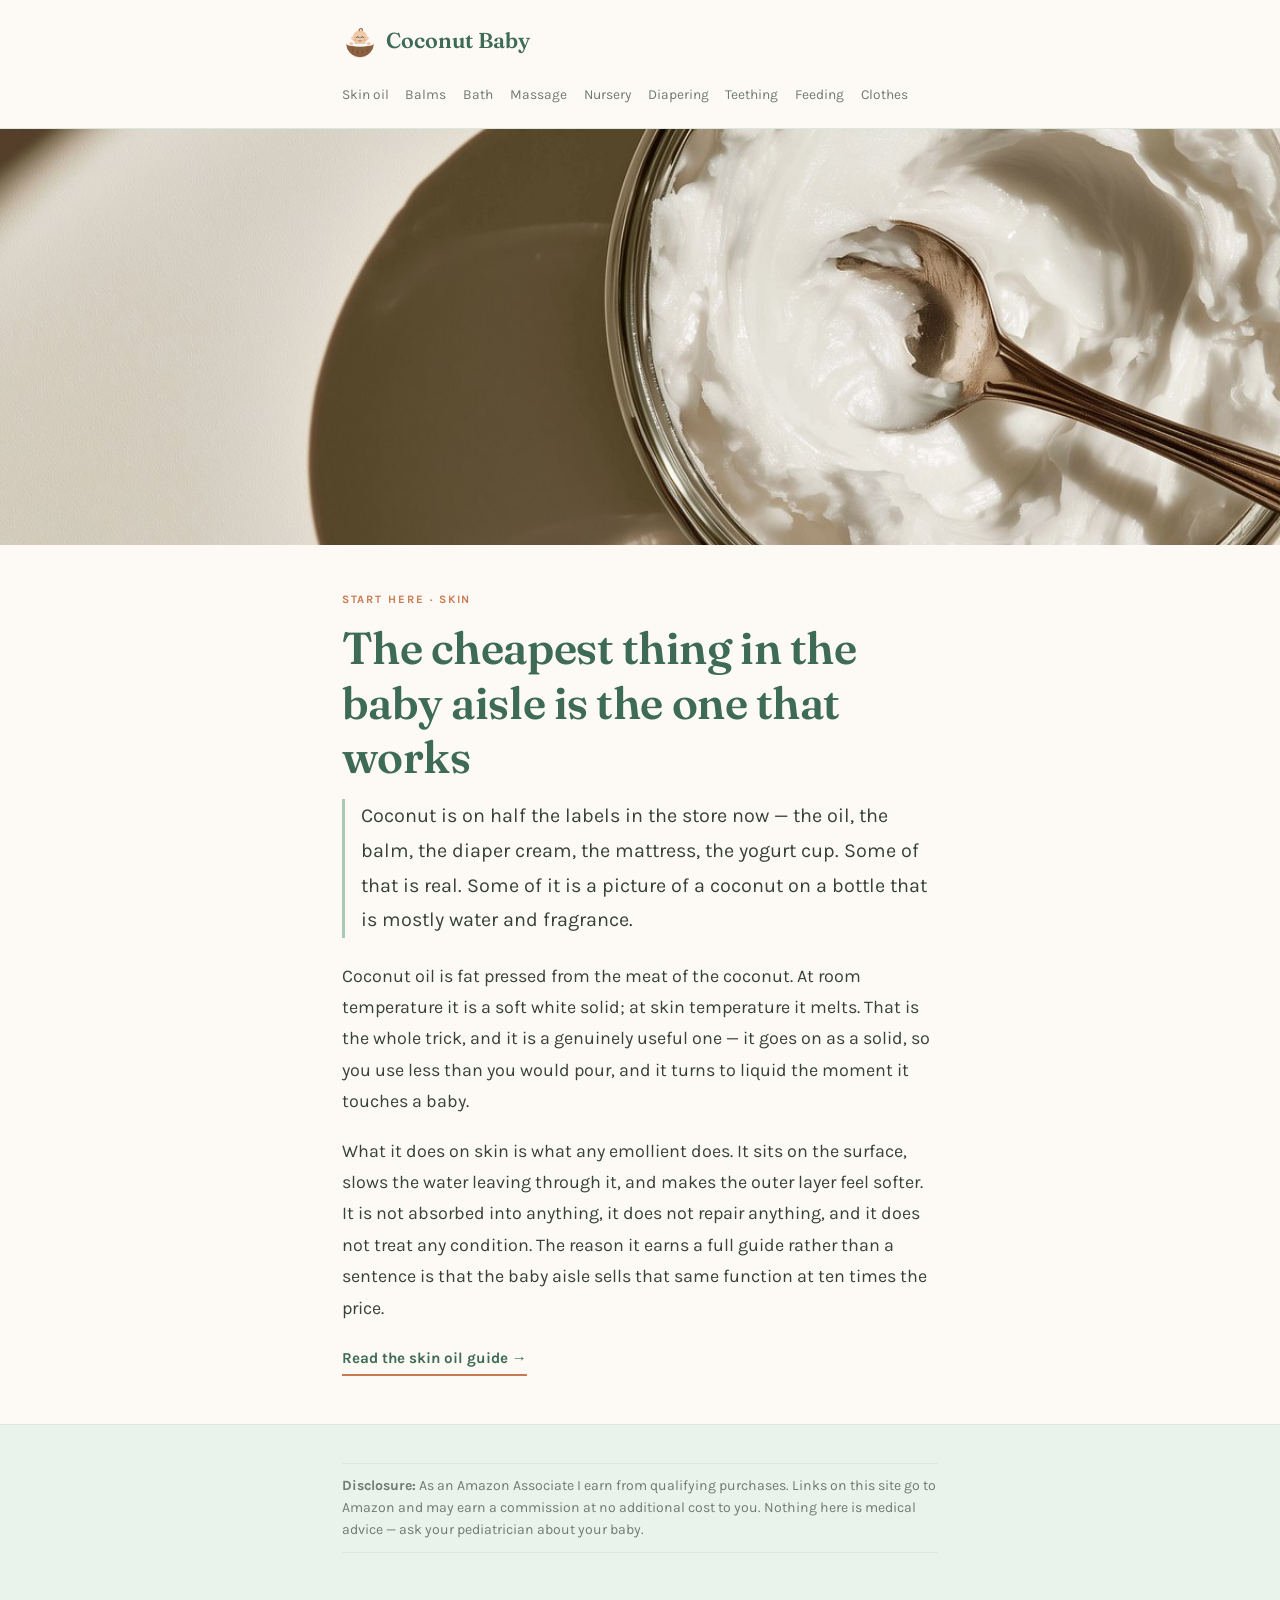
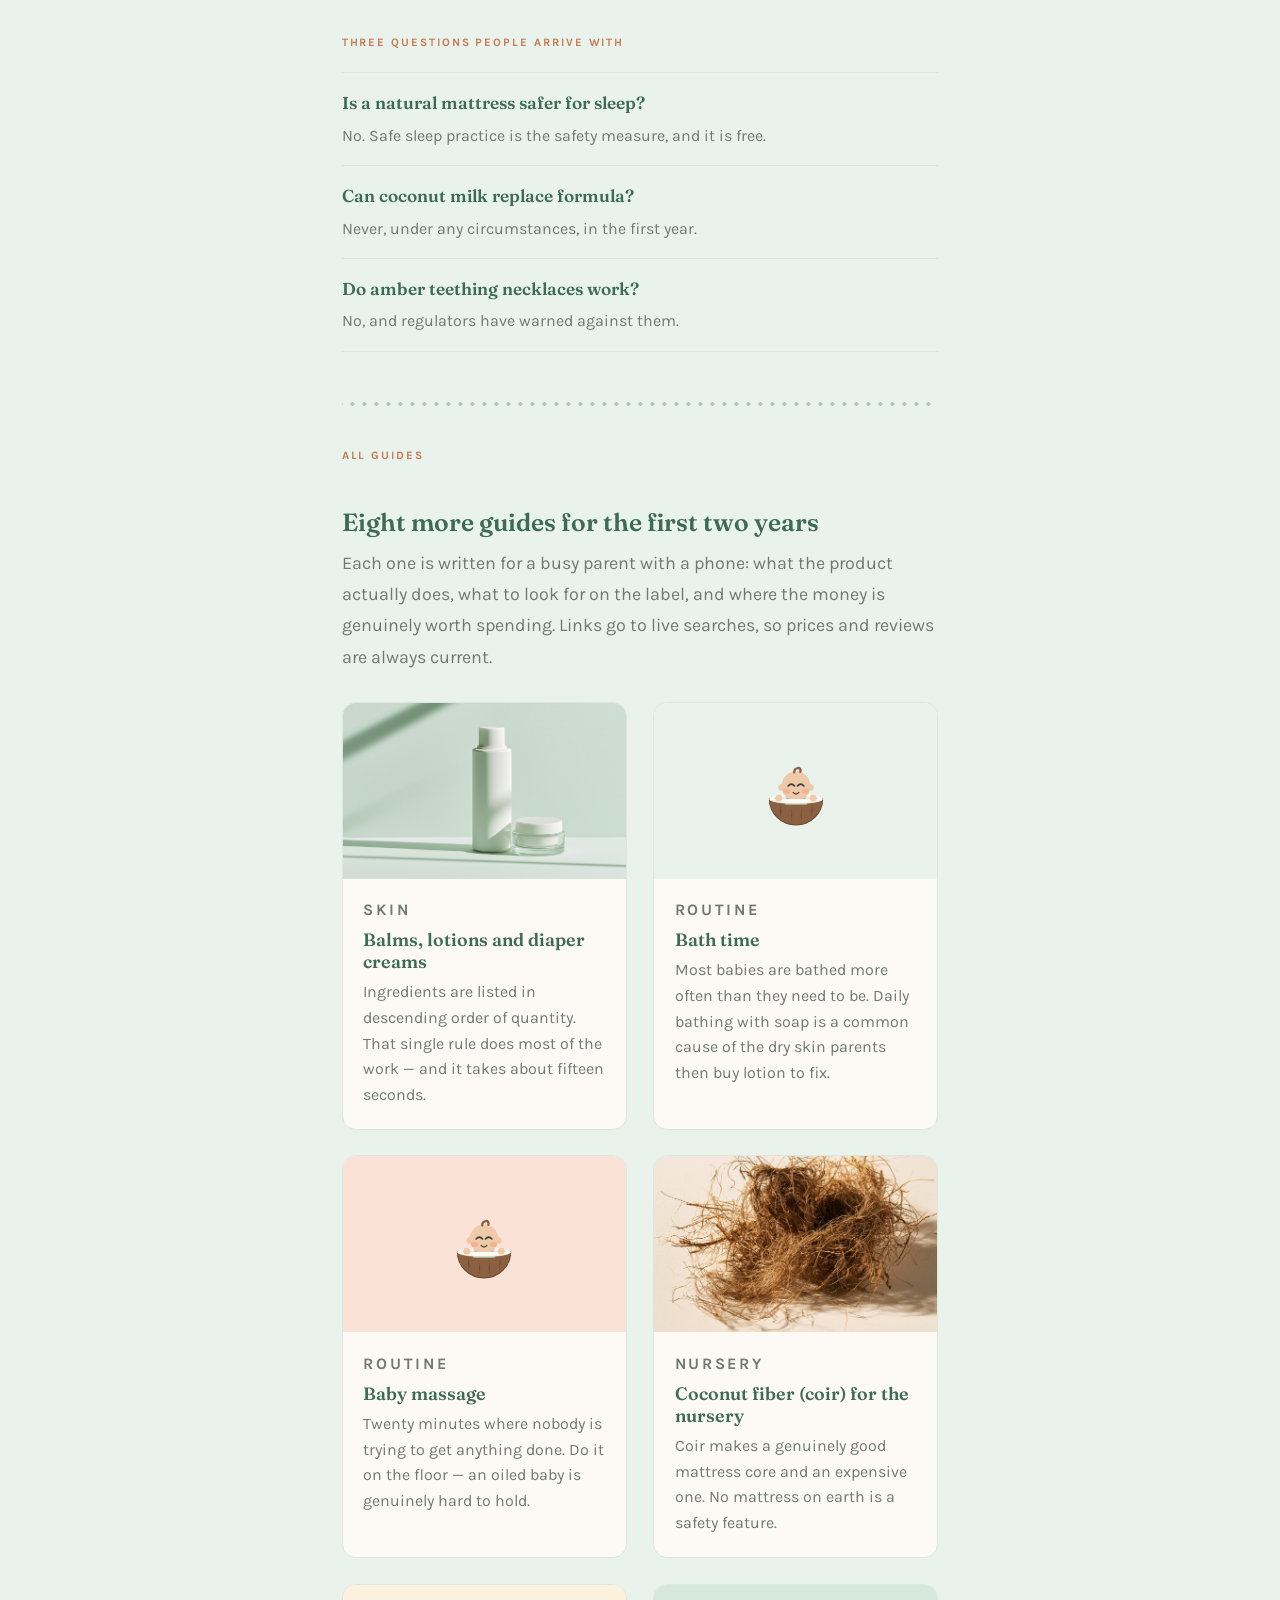
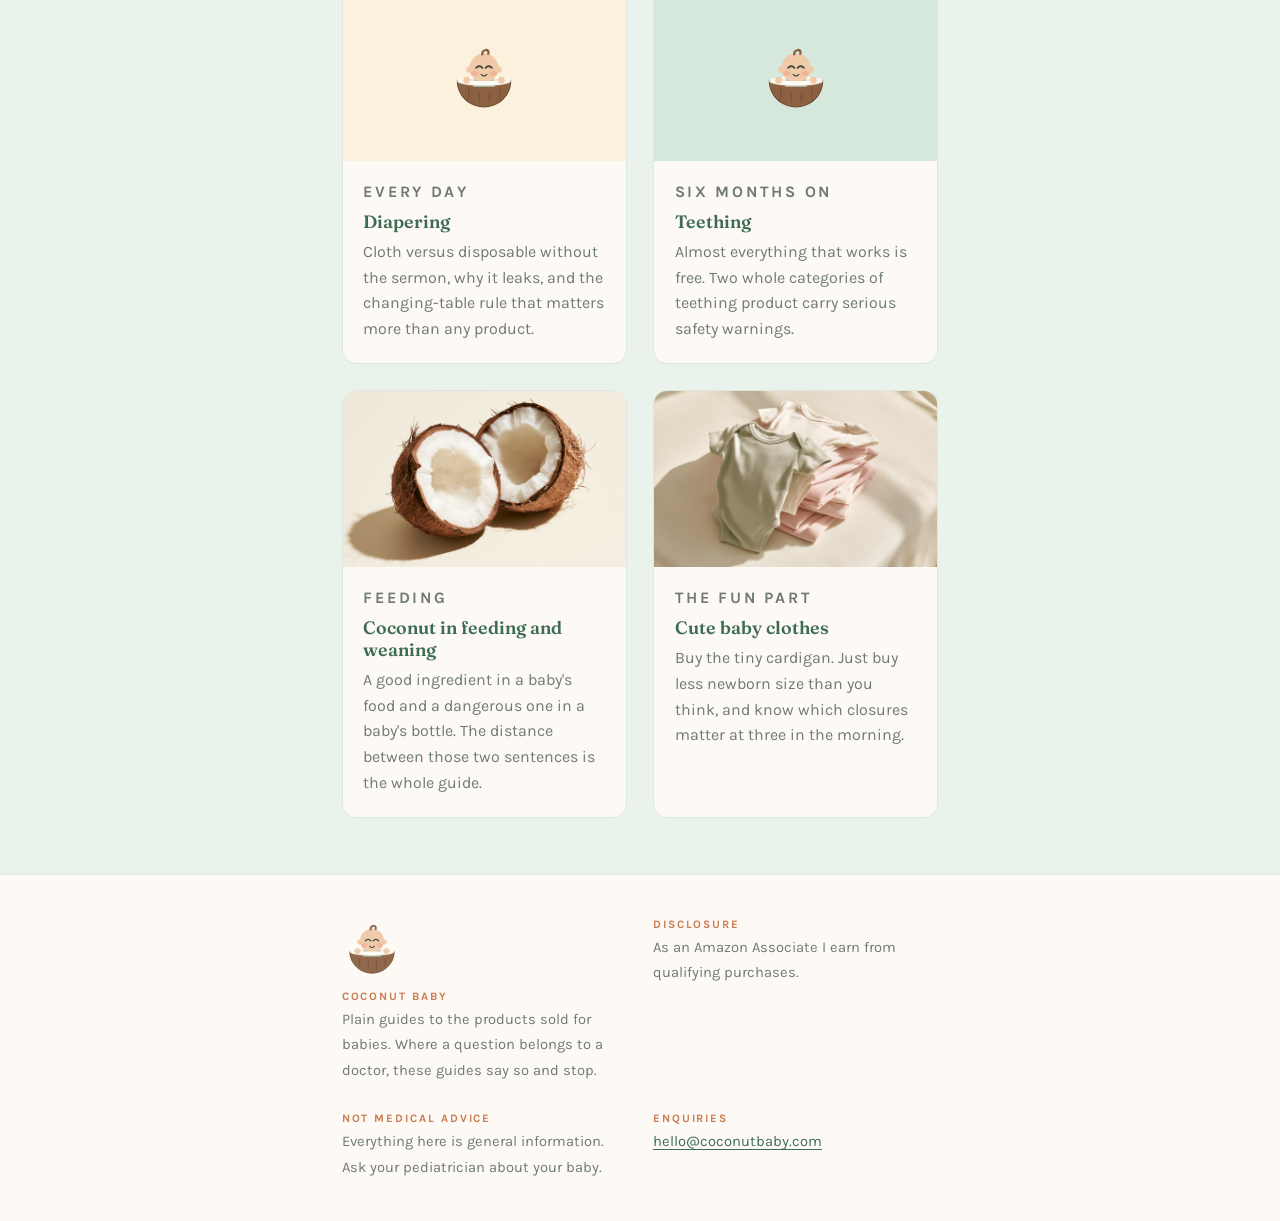
<file: index.html>
<!DOCTYPE html>
<html lang="en">
<head>
<meta charset="utf-8">
<meta name="viewport" content="width=device-width, initial-scale=1">
<title>Coconut Baby — plain guides to the products sold for babies</title>
<meta name="description" content="Nine honest buying guides for new parents: coconut oil, balms, bath, massage, nursery, diapering, teething, feeding and clothes. What each product is for, and who should skip it.">
<link rel="icon" href="favicon.svg" type="image/svg+xml">
<link rel="preconnect" href="https://fonts.googleapis.com">
<link rel="preconnect" href="https://fonts.gstatic.com" crossorigin>
<link href="https://fonts.googleapis.com/css2?family=Fraunces:opsz,wght@9..144,400;9..144,600;9..144,700&family=Karla:wght@400;500;700&display=swap" rel="stylesheet">
<link rel="stylesheet" href="style.css">
</head>
<body>

<header class="masthead">
  <div class="wrap">
    <a href="index.html"><img src="mascot.svg" alt="" class="mascot-mark" width="36" height="36">Coconut Baby</a>
    <nav>
      <a href="coconut-oil-baby-skin.html">Skin oil</a>
      <a href="balms-and-lotions.html">Balms</a>
      <a href="bath-and-washing.html">Bath</a>
      <a href="baby-massage.html">Massage</a>
      <a href="coir-nursery.html">Nursery</a>
      <a href="diapering.html">Diapering</a>
      <a href="teething.html">Teething</a>
      <a href="feeding-and-weaning.html">Feeding</a>
      <a href="baby-clothes.html">Clothes</a>
    </nav>
  </div>
</header>

<article class="lead">
  <img class="lead-img" src="coconut-oil-jar.jpeg" alt="A large open jar of solid white coconut oil with a spoon and a fresh scoop mark.">
  <div class="wrap lead-body">
    <p class="eyebrow">Start here &middot; Skin</p>
    <h1>The cheapest thing in the baby aisle is the one that works</h1>
    <p class="standfirst">Coconut is on half the labels in the store now — the oil, the balm, the diaper cream, the mattress, the yogurt cup. Some of that is real. Some of it is a picture of a coconut on a bottle that is mostly water and fragrance.</p>
    <p>Coconut oil is fat pressed from the meat of the coconut. At room temperature it is a soft white solid; at skin temperature it melts. That is the whole trick, and it is a genuinely useful one — it goes on as a solid, so you use less than you would pour, and it turns to liquid the moment it touches a baby.</p>
    <p>What it does on skin is what any emollient does. It sits on the surface, slows the water leaving through it, and makes the outer layer feel softer. It is not absorbed into anything, it does not repair anything, and it does not treat any condition. The reason it earns a full guide rather than a sentence is that the baby aisle sells that same function at ten times the price.</p>
    <a class="continue" href="coconut-oil-baby-skin.html">Read the skin oil guide</a>
  </div>
</article>

<section class="tight">
  <div class="wrap">
    <p class="disclosure"><strong>Disclosure:</strong> As an Amazon Associate I earn from qualifying purchases. Links on this site go to Amazon and may earn a commission at no additional cost to you. Nothing here is medical advice — ask your pediatrician about your baby.</p>
  </div>
</section>

<section class="tight">
  <div class="wrap">
    <p class="eyebrow">Three questions people arrive with</p>
    <ul class="asked">
      <li><a href="coir-nursery.html">Is a natural mattress safer for sleep?</a><span>No. Safe sleep practice is the safety measure, and it is free.</span></li>
      <li><a href="feeding-and-weaning.html">Can coconut milk replace formula?</a><span>Never, under any circumstances, in the first year.</span></li>
      <li><a href="teething.html">Do amber teething necklaces work?</a><span>No, and regulators have warned against them.</span></li>
    </ul>
  </div>
</section>

<div class="wrap"><hr class="coir-rule"></div>

<section class="tight">
  <div class="wrap">
    <p class="eyebrow">All guides</p>
    <h2>Eight more guides for the first two years</h2>
    <p class="grid-intro">Each one is written for a busy parent with a phone: what the product actually does, what to look for on the label, and where the money is genuinely worth spending. Links go to live searches, so prices and reviews are always current.</p>
  </div>

  <div class="wrap">
    <div class="grid">

      <a class="card" href="balms-and-lotions.html">
        <img src="unlabeled-bottle.jpeg" alt="A plain white unlabeled bottle and small glass jar on a pale background.">
        <div class="card-body">
          <p class="eyebrow">Skin</p>
          <h3>Balms, lotions and diaper creams</h3>
          <p>Ingredients are listed in descending order of quantity. That single rule does most of the work — and it takes about fifteen seconds.</p>
        </div>
      </a>

      <a class="card" href="bath-and-washing.html">
        <div class="card-tile tile-mint"><img src="mascot.svg" alt="" width="72" height="72"></div>
        <div class="card-body">
          <p class="eyebrow">Routine</p>
          <h3>Bath time</h3>
          <p>Most babies are bathed more often than they need to be. Daily bathing with soap is a common cause of the dry skin parents then buy lotion to fix.</p>
        </div>
      </a>

      <a class="card" href="baby-massage.html">
        <div class="card-tile tile-blush"><img src="mascot.svg" alt="" width="72" height="72"></div>
        <div class="card-body">
          <p class="eyebrow">Routine</p>
          <h3>Baby massage</h3>
          <p>Twenty minutes where nobody is trying to get anything done. Do it on the floor — an oiled baby is genuinely hard to hold.</p>
        </div>
      </a>

      <a class="card" href="coir-nursery.html">
        <img src="coconut-fiber.jpeg" alt="Loose coconut fiber, also called coir, coarse and pale brown.">
        <div class="card-body">
          <p class="eyebrow">Nursery</p>
          <h3>Coconut fiber (coir) for the nursery</h3>
          <p>Coir makes a genuinely good mattress core and an expensive one. No mattress on earth is a safety feature.</p>
        </div>
      </a>

      <a class="card" href="diapering.html">
        <div class="card-tile tile-butter"><img src="mascot.svg" alt="" width="72" height="72"></div>
        <div class="card-body">
          <p class="eyebrow">Every day</p>
          <h3>Diapering</h3>
          <p>Cloth versus disposable without the sermon, why it leaks, and the changing-table rule that matters more than any product.</p>
        </div>
      </a>

      <a class="card" href="teething.html">
        <div class="card-tile tile-sage"><img src="mascot.svg" alt="" width="72" height="72"></div>
        <div class="card-body">
          <p class="eyebrow">Six months on</p>
          <h3>Teething</h3>
          <p>Almost everything that works is free. Two whole categories of teething product carry serious safety warnings.</p>
        </div>
      </a>

      <a class="card" href="feeding-and-weaning.html">
        <img src="coconut-halves.jpeg" alt="A coconut split into two halves on a cream background.">
        <div class="card-body">
          <p class="eyebrow">Feeding</p>
          <h3>Coconut in feeding and weaning</h3>
          <p>A good ingredient in a baby's food and a dangerous one in a baby's bottle. The distance between those two sentences is the whole guide.</p>
        </div>
      </a>

      <a class="card" href="baby-clothes.html">
        <img src="folded-bodysuits.jpeg" alt="A stack of folded cotton baby bodysuits in soft sage, cream and pink.">
        <div class="card-body">
          <p class="eyebrow">The fun part</p>
          <h3>Cute baby clothes</h3>
          <p>Buy the tiny cardigan. Just buy less newborn size than you think, and know which closures matter at three in the morning.</p>
        </div>
      </a>

    </div>
  </div>
</section>

<footer class="colophon">
  <div class="wrap colophon-grid">
    <div>
      <img src="mascot.svg" alt="" class="mascot-foot" width="60" height="60">
      <p class="eyebrow eyebrow-light">Coconut Baby</p>
      <p>Plain guides to the products sold for babies. Where a question belongs to a doctor, these guides say so and stop.</p>
    </div>
    <div>
      <p class="eyebrow eyebrow-light">Disclosure</p>
      <p>As an Amazon Associate I earn from qualifying purchases.</p>
    </div>
    <div>
      <p class="eyebrow eyebrow-light">Not medical advice</p>
      <p>Everything here is general information. Ask your pediatrician about your baby.</p>
    </div>
    <div>
      <p class="eyebrow eyebrow-light">Enquiries</p>
      <p><a href="mailto:hello@coconutbaby.com">hello@coconutbaby.com</a></p>
    </div>
  </div>
</footer>

</body>
</html>
</file>
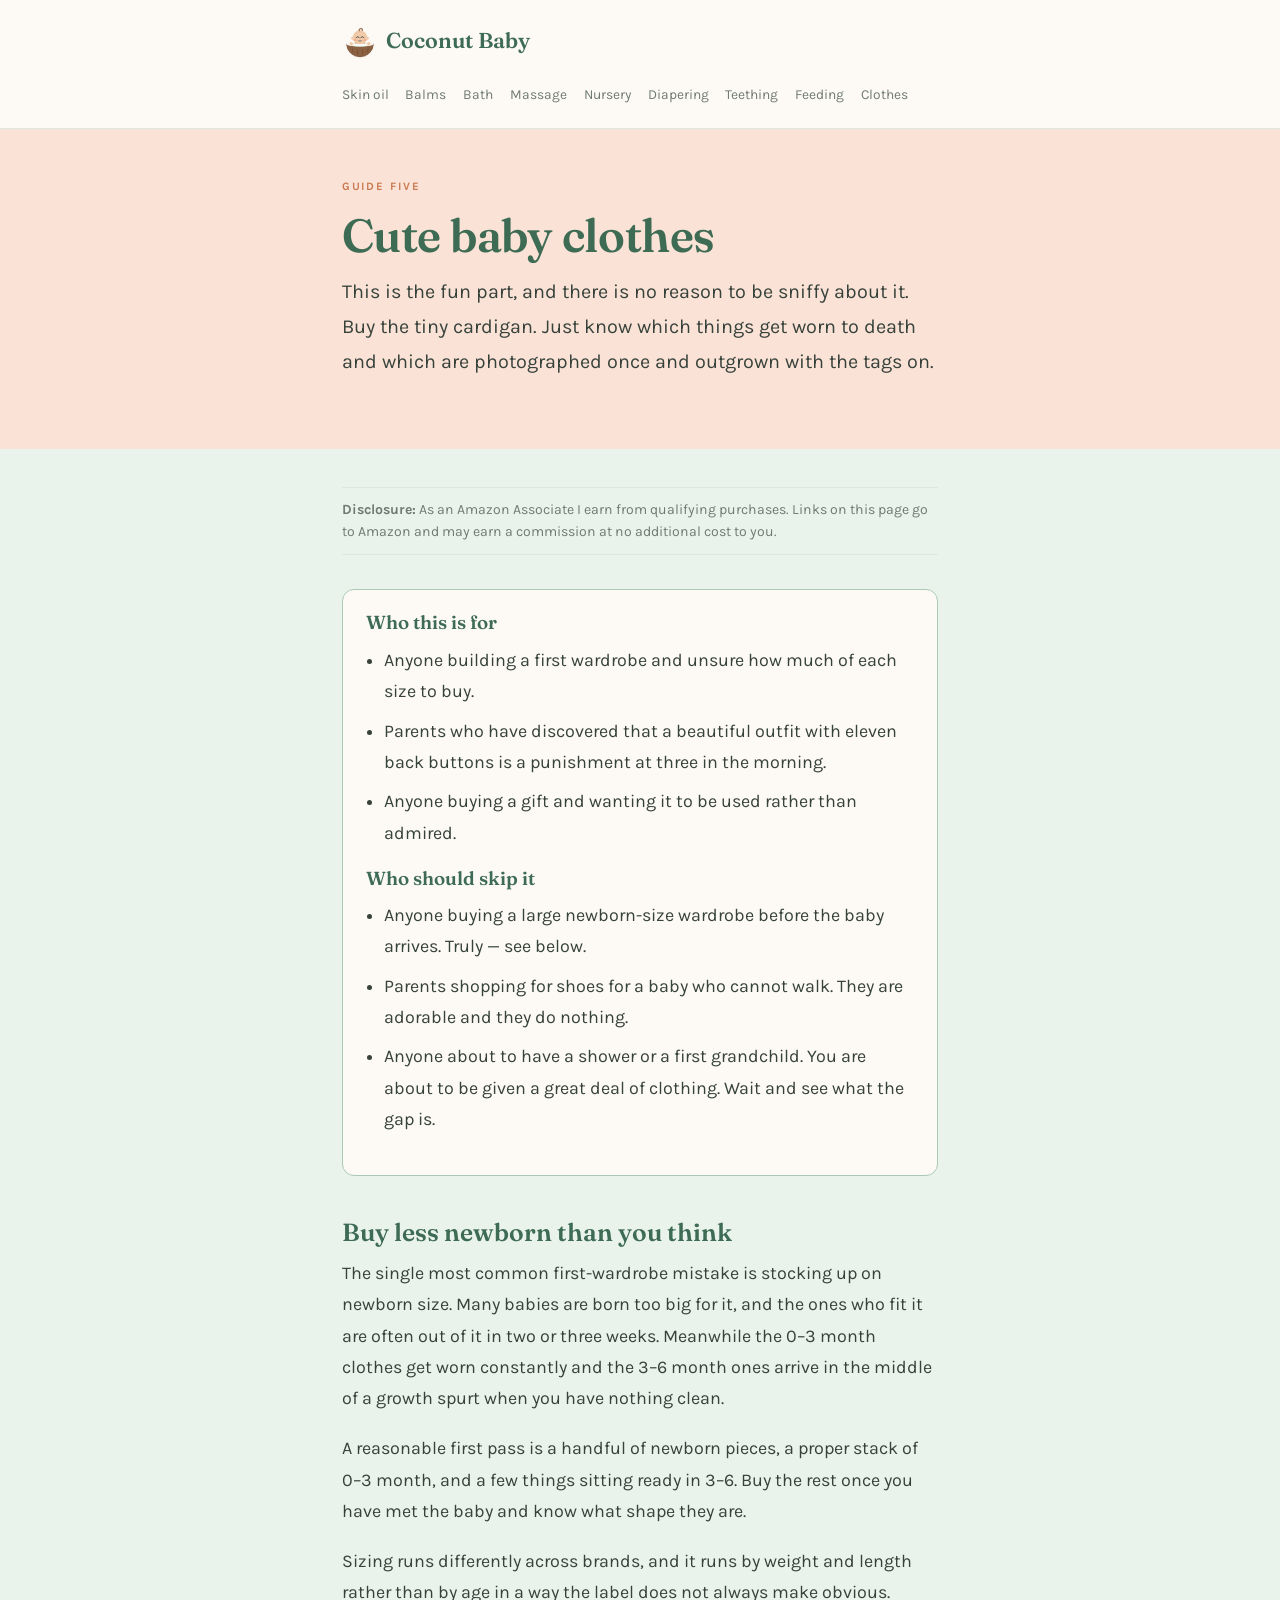
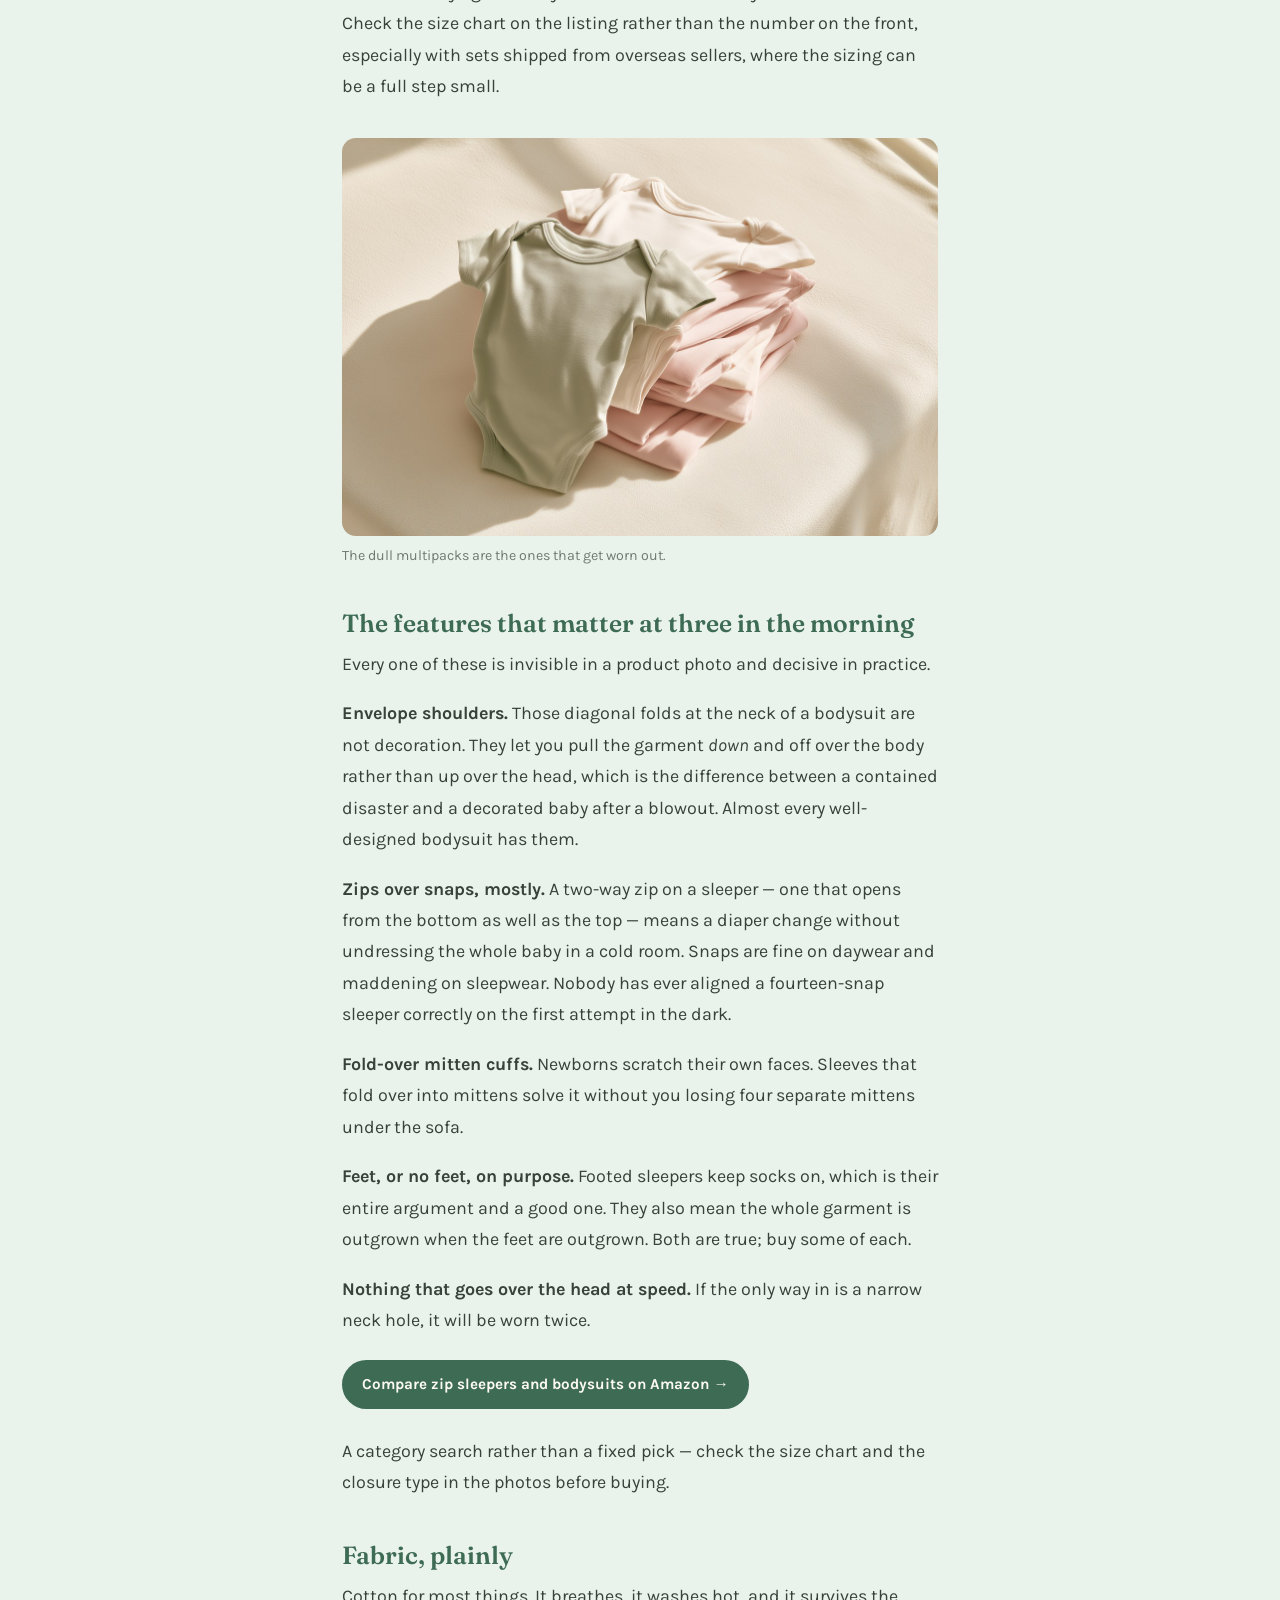
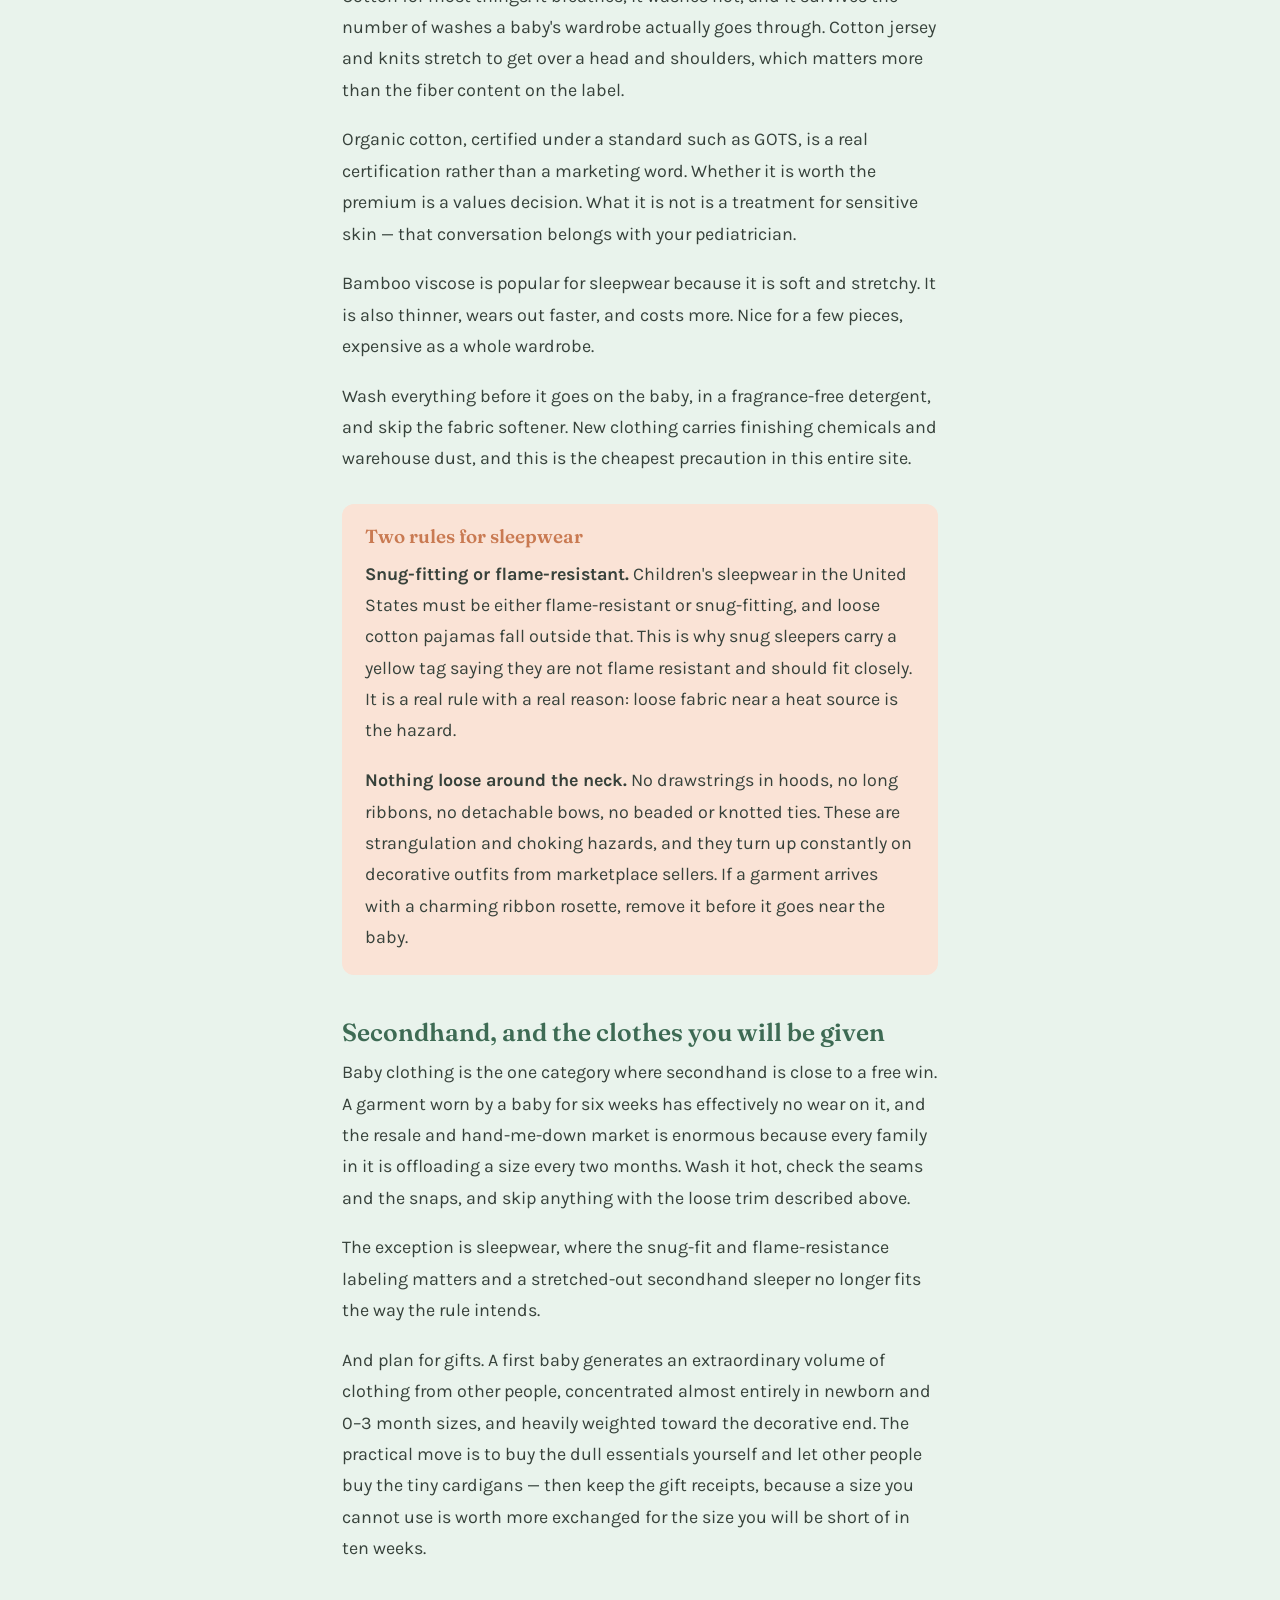
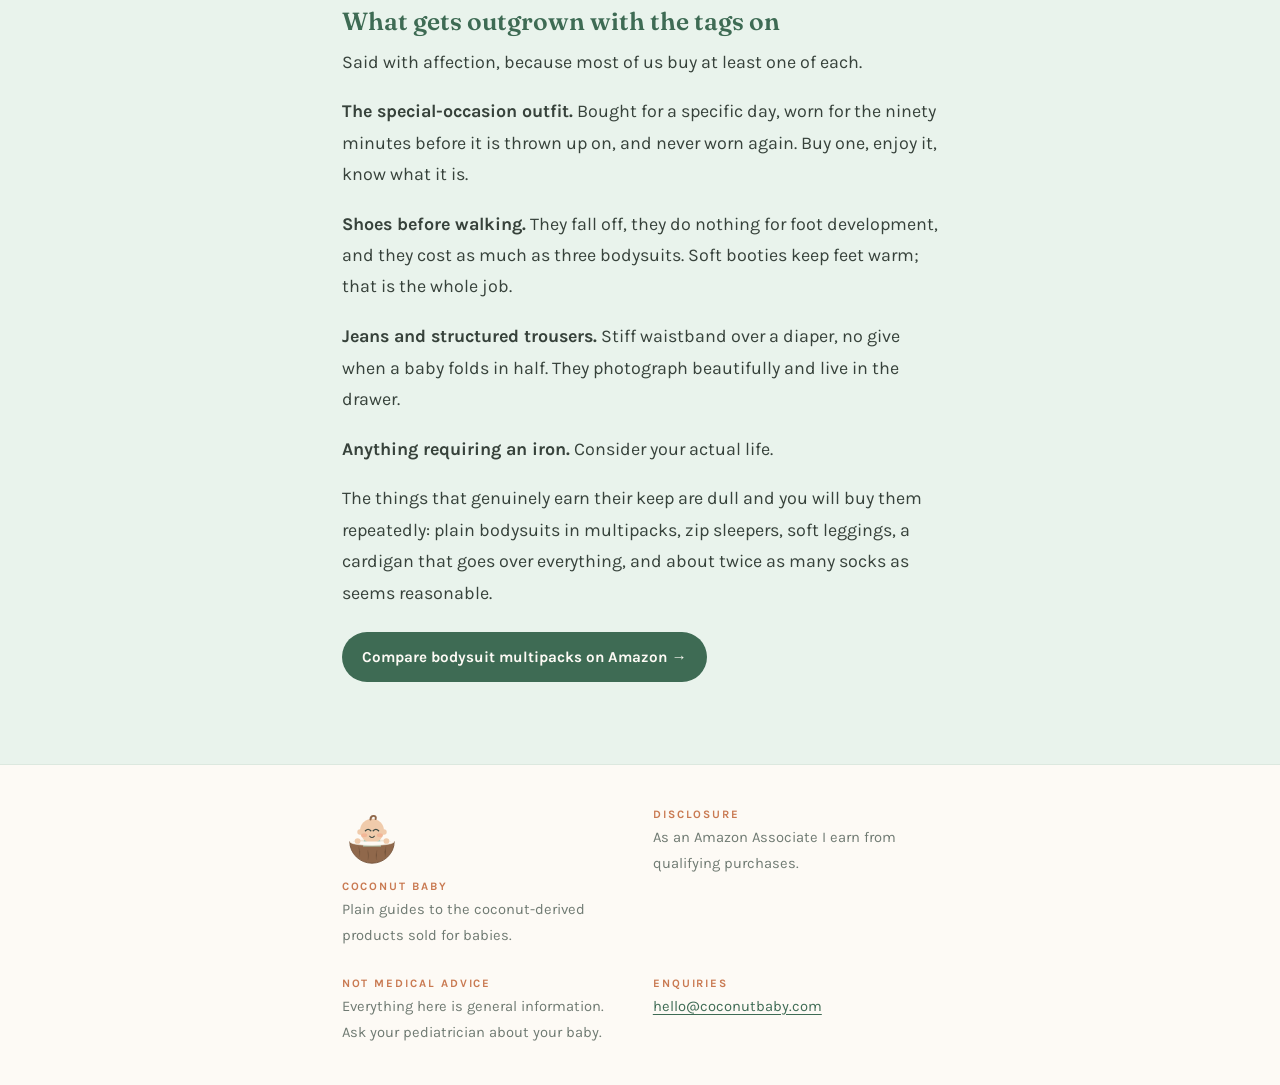
<file: baby-clothes.html>
<!DOCTYPE html>
<html lang="en">
<head>
<meta charset="utf-8">
<meta name="viewport" content="width=device-width, initial-scale=1">
<title>Cute baby clothes — what to buy, and what gets outgrown unworn | Coconut Baby</title>
<meta name="description" content="Buying baby clothes is the fun part. Here is what actually gets worn, the features that matter at three in the morning, and the two sleepwear safety rules worth knowing.">
<link rel="icon" href="favicon.svg" type="image/svg+xml">
<link rel="preconnect" href="https://fonts.googleapis.com">
<link rel="preconnect" href="https://fonts.gstatic.com" crossorigin>
<link href="https://fonts.googleapis.com/css2?family=Fraunces:opsz,wght@9..144,400;9..144,600;9..144,700&family=Karla:wght@400;500;700&display=swap" rel="stylesheet">
<link rel="stylesheet" href="style.css">
</head>
<body>

<header class="masthead">
  <div class="wrap">
    <a href="index.html"><img src="mascot.svg" alt="" class="mascot-mark" width="36" height="36">Coconut Baby</a>
    <nav>
      <a href="coconut-oil-baby-skin.html">Skin oil</a>
      <a href="balms-and-lotions.html">Balms</a>
      <a href="bath-and-washing.html">Bath</a>
      <a href="baby-massage.html">Massage</a>
      <a href="coir-nursery.html">Nursery</a>
      <a href="diapering.html">Diapering</a>
      <a href="teething.html">Teething</a>
      <a href="feeding-and-weaning.html">Feeding</a>
      <a href="baby-clothes.html">Clothes</a>
    </nav>
  </div>
</header>

<div class="hero">
  <div class="wrap">
    <p class="eyebrow">Guide five</p>
    <h1>Cute baby clothes</h1>
    <p class="lede">This is the fun part, and there is no reason to be sniffy about it. Buy the tiny cardigan. Just know which things get worn to death and which are photographed once and outgrown with the tags on.</p>
  </div>
</div>

<section class="tight">
  <div class="wrap">

    <p class="disclosure"><strong>Disclosure:</strong> As an Amazon Associate I earn from qualifying purchases. Links on this page go to Amazon and may earn a commission at no additional cost to you.</p>

    <div class="verdict">
      <h3>Who this is for</h3>
      <ul>
        <li>Anyone building a first wardrobe and unsure how much of each size to buy.</li>
        <li>Parents who have discovered that a beautiful outfit with eleven back buttons is a punishment at three in the morning.</li>
        <li>Anyone buying a gift and wanting it to be used rather than admired.</li>
      </ul>
      <h3>Who should skip it</h3>
      <ul>
        <li>Anyone buying a large newborn-size wardrobe before the baby arrives. Truly — see below.</li>
        <li>Parents shopping for shoes for a baby who cannot walk. They are adorable and they do nothing.</li>
        <li>Anyone about to have a shower or a first grandchild. You are about to be given a great deal of clothing. Wait and see what the gap is.</li>
      </ul>
    </div>

    <h2>Buy less newborn than you think</h2>

    <p>The single most common first-wardrobe mistake is stocking up on newborn size. Many babies are born too big for it, and the ones who fit it are often out of it in two or three weeks. Meanwhile the 0–3 month clothes get worn constantly and the 3–6 month ones arrive in the middle of a growth spurt when you have nothing clean.</p>

    <p>A reasonable first pass is a handful of newborn pieces, a proper stack of 0–3 month, and a few things sitting ready in 3–6. Buy the rest once you have met the baby and know what shape they are.</p>

    <p>Sizing runs differently across brands, and it runs by weight and length rather than by age in a way the label does not always make obvious. Check the size chart on the listing rather than the number on the front, especially with sets shipped from overseas sellers, where the sizing can be a full step small.</p>

    <figure class="shot">
      <img src="folded-bodysuits.jpeg" alt="A stack of folded cotton baby bodysuits in soft colors." loading="lazy">
      <figcaption>The dull multipacks are the ones that get worn out.</figcaption>
    </figure>

<h2>The features that matter at three in the morning</h2>

    <p>Every one of these is invisible in a product photo and decisive in practice.</p>

    <p><strong>Envelope shoulders.</strong> Those diagonal folds at the neck of a bodysuit are not decoration. They let you pull the garment <em>down</em> and off over the body rather than up over the head, which is the difference between a contained disaster and a decorated baby after a blowout. Almost every well-designed bodysuit has them.</p>

    <p><strong>Zips over snaps, mostly.</strong> A two-way zip on a sleeper — one that opens from the bottom as well as the top — means a diaper change without undressing the whole baby in a cold room. Snaps are fine on daywear and maddening on sleepwear. Nobody has ever aligned a fourteen-snap sleeper correctly on the first attempt in the dark.</p>

    <p><strong>Fold-over mitten cuffs.</strong> Newborns scratch their own faces. Sleeves that fold over into mittens solve it without you losing four separate mittens under the sofa.</p>

    <p><strong>Feet, or no feet, on purpose.</strong> Footed sleepers keep socks on, which is their entire argument and a good one. They also mean the whole garment is outgrown when the feet are outgrown. Both are true; buy some of each.</p>

    <p><strong>Nothing that goes over the head at speed.</strong> If the only way in is a narrow neck hole, it will be worn twice.</p>

    <p><a class="shop" href="https://www.amazon.com/s?k=baby+zip+sleeper+organic+cotton&amp;tag=142014332030-20" rel="noopener nofollow">Compare zip sleepers and bodysuits on Amazon</a></p>
    <p class="shop-note">A category search rather than a fixed pick — check the size chart and the closure type in the photos before buying.</p>

    <h2>Fabric, plainly</h2>

    <p>Cotton for most things. It breathes, it washes hot, and it survives the number of washes a baby's wardrobe actually goes through. Cotton jersey and knits stretch to get over a head and shoulders, which matters more than the fiber content on the label.</p>

    <p>Organic cotton, certified under a standard such as GOTS, is a real certification rather than a marketing word. Whether it is worth the premium is a values decision. What it is not is a treatment for sensitive skin — that conversation belongs with your pediatrician.</p>

    <p>Bamboo viscose is popular for sleepwear because it is soft and stretchy. It is also thinner, wears out faster, and costs more. Nice for a few pieces, expensive as a whole wardrobe.</p>

    <p>Wash everything before it goes on the baby, in a fragrance-free detergent, and skip the fabric softener. New clothing carries finishing chemicals and warehouse dust, and this is the cheapest precaution in this entire site.</p>

    <div class="safety">
      <h3>Two rules for sleepwear</h3>
      <p><strong>Snug-fitting or flame-resistant.</strong> Children's sleepwear in the United States must be either flame-resistant or snug-fitting, and loose cotton pajamas fall outside that. This is why snug sleepers carry a yellow tag saying they are not flame resistant and should fit closely. It is a real rule with a real reason: loose fabric near a heat source is the hazard.</p>
      <p><strong>Nothing loose around the neck.</strong> No drawstrings in hoods, no long ribbons, no detachable bows, no beaded or knotted ties. These are strangulation and choking hazards, and they turn up constantly on decorative outfits from marketplace sellers. If a garment arrives with a charming ribbon rosette, remove it before it goes near the baby.</p>
    </div>

    <h2>Secondhand, and the clothes you will be given</h2>

    <p>Baby clothing is the one category where secondhand is close to a free win. A garment worn by a baby for six weeks has effectively no wear on it, and the resale and hand-me-down market is enormous because every family in it is offloading a size every two months. Wash it hot, check the seams and the snaps, and skip anything with the loose trim described above.</p>

    <p>The exception is sleepwear, where the snug-fit and flame-resistance labeling matters and a stretched-out secondhand sleeper no longer fits the way the rule intends.</p>

    <p>And plan for gifts. A first baby generates an extraordinary volume of clothing from other people, concentrated almost entirely in newborn and 0–3 month sizes, and heavily weighted toward the decorative end. The practical move is to buy the dull essentials yourself and let other people buy the tiny cardigans — then keep the gift receipts, because a size you cannot use is worth more exchanged for the size you will be short of in ten weeks.</p>

    <h2>What gets outgrown with the tags on</h2>

    <p>Said with affection, because most of us buy at least one of each.</p>

    <p><strong>The special-occasion outfit.</strong> Bought for a specific day, worn for the ninety minutes before it is thrown up on, and never worn again. Buy one, enjoy it, know what it is.</p>

    <p><strong>Shoes before walking.</strong> They fall off, they do nothing for foot development, and they cost as much as three bodysuits. Soft booties keep feet warm; that is the whole job.</p>

    <p><strong>Jeans and structured trousers.</strong> Stiff waistband over a diaper, no give when a baby folds in half. They photograph beautifully and live in the drawer.</p>

    <p><strong>Anything requiring an iron.</strong> Consider your actual life.</p>

    <p>The things that genuinely earn their keep are dull and you will buy them repeatedly: plain bodysuits in multipacks, zip sleepers, soft leggings, a cardigan that goes over everything, and about twice as many socks as seems reasonable.</p>

    <p><a class="shop" href="https://www.amazon.com/s?k=baby+bodysuit+multipack+cotton&amp;tag=142014332030-20" rel="noopener nofollow">Compare bodysuit multipacks on Amazon</a></p>

  </div>
</section>

<footer class="colophon">
  <div class="wrap colophon-grid">
    <div>
      <img src="mascot.svg" alt="" class="mascot-foot" width="60" height="60">
      <p class="eyebrow eyebrow-light">Coconut Baby</p>
      <p>Plain guides to the coconut-derived products sold for babies.</p>
    </div>
    <div>
      <p class="eyebrow eyebrow-light">Disclosure</p>
      <p>As an Amazon Associate I earn from qualifying purchases.</p>
    </div>
    <div>
      <p class="eyebrow eyebrow-light">Not medical advice</p>
      <p>Everything here is general information. Ask your pediatrician about your baby.</p>
    </div>
    <div>
      <p class="eyebrow eyebrow-light">Enquiries</p>
      <p><a href="mailto:hello@coconutbaby.com">hello@coconutbaby.com</a></p>
    </div>
  </div>
</footer>

</body>
</html>
</file>
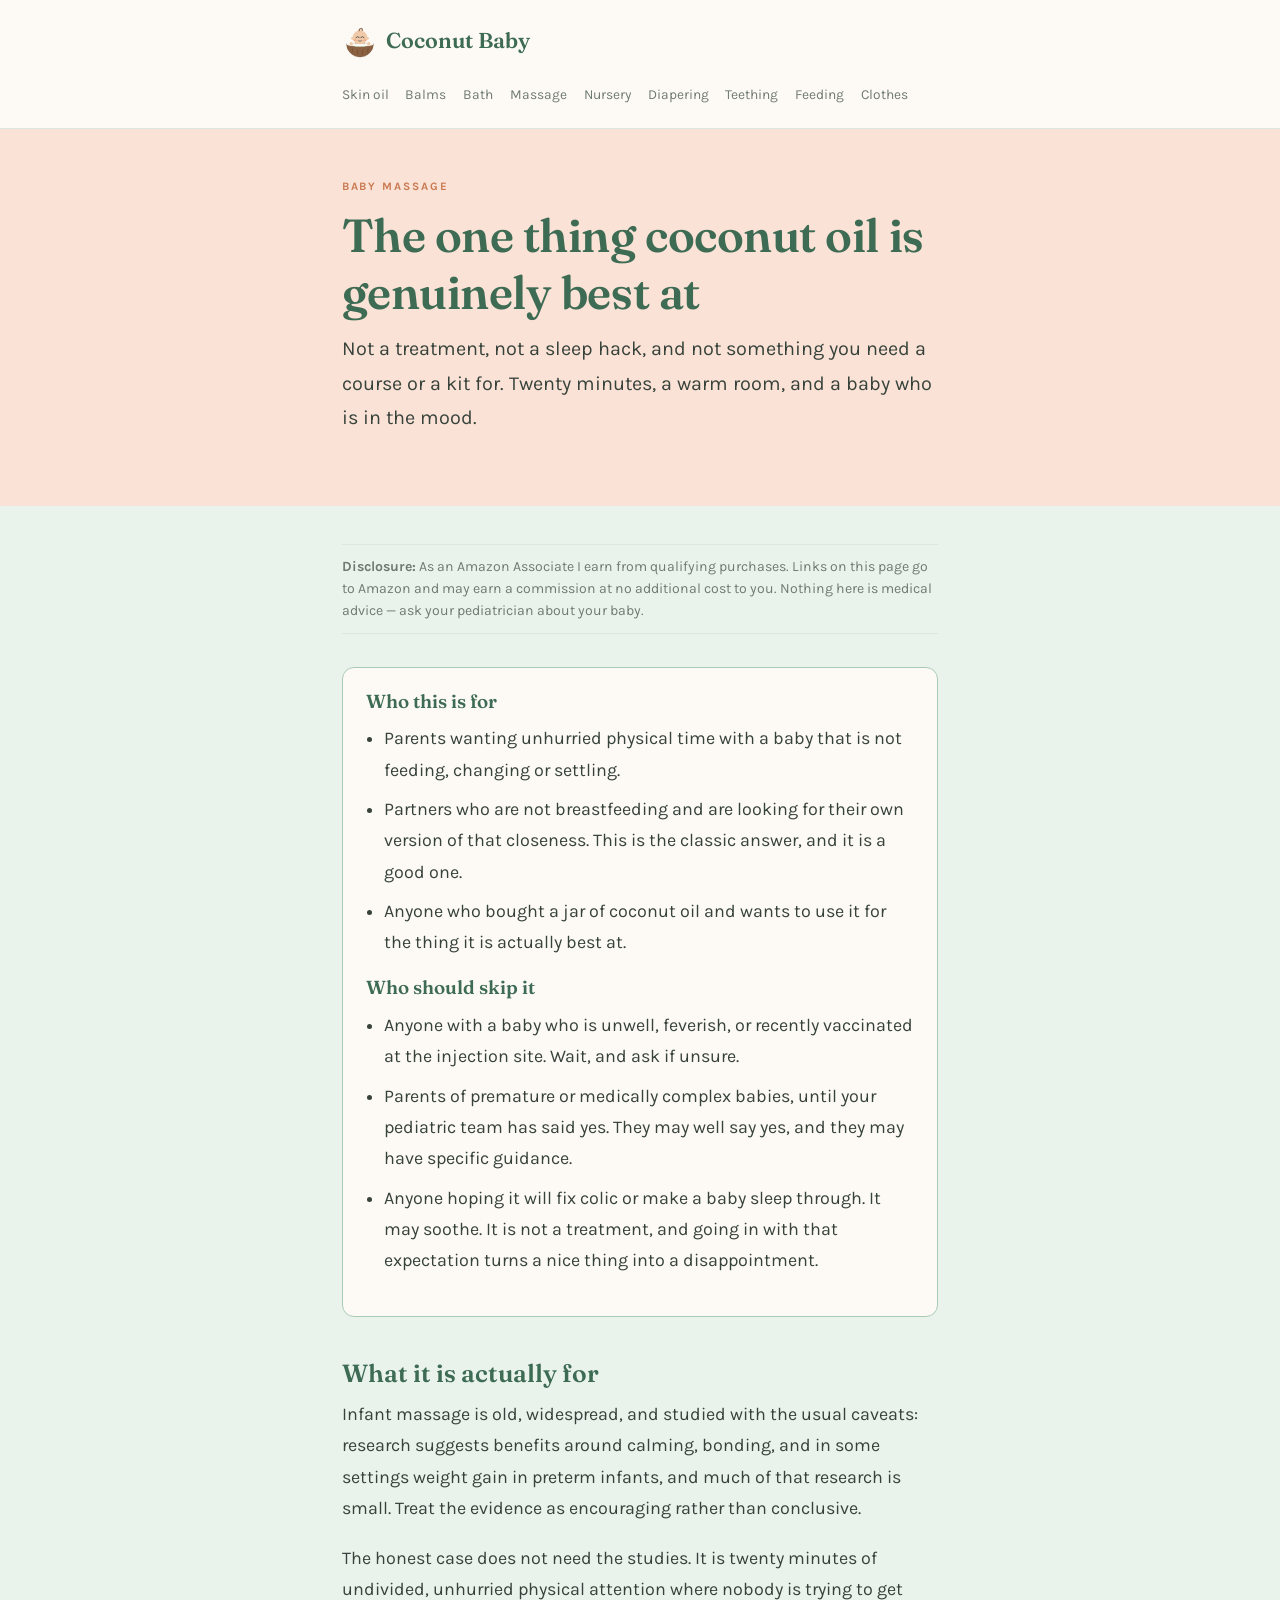
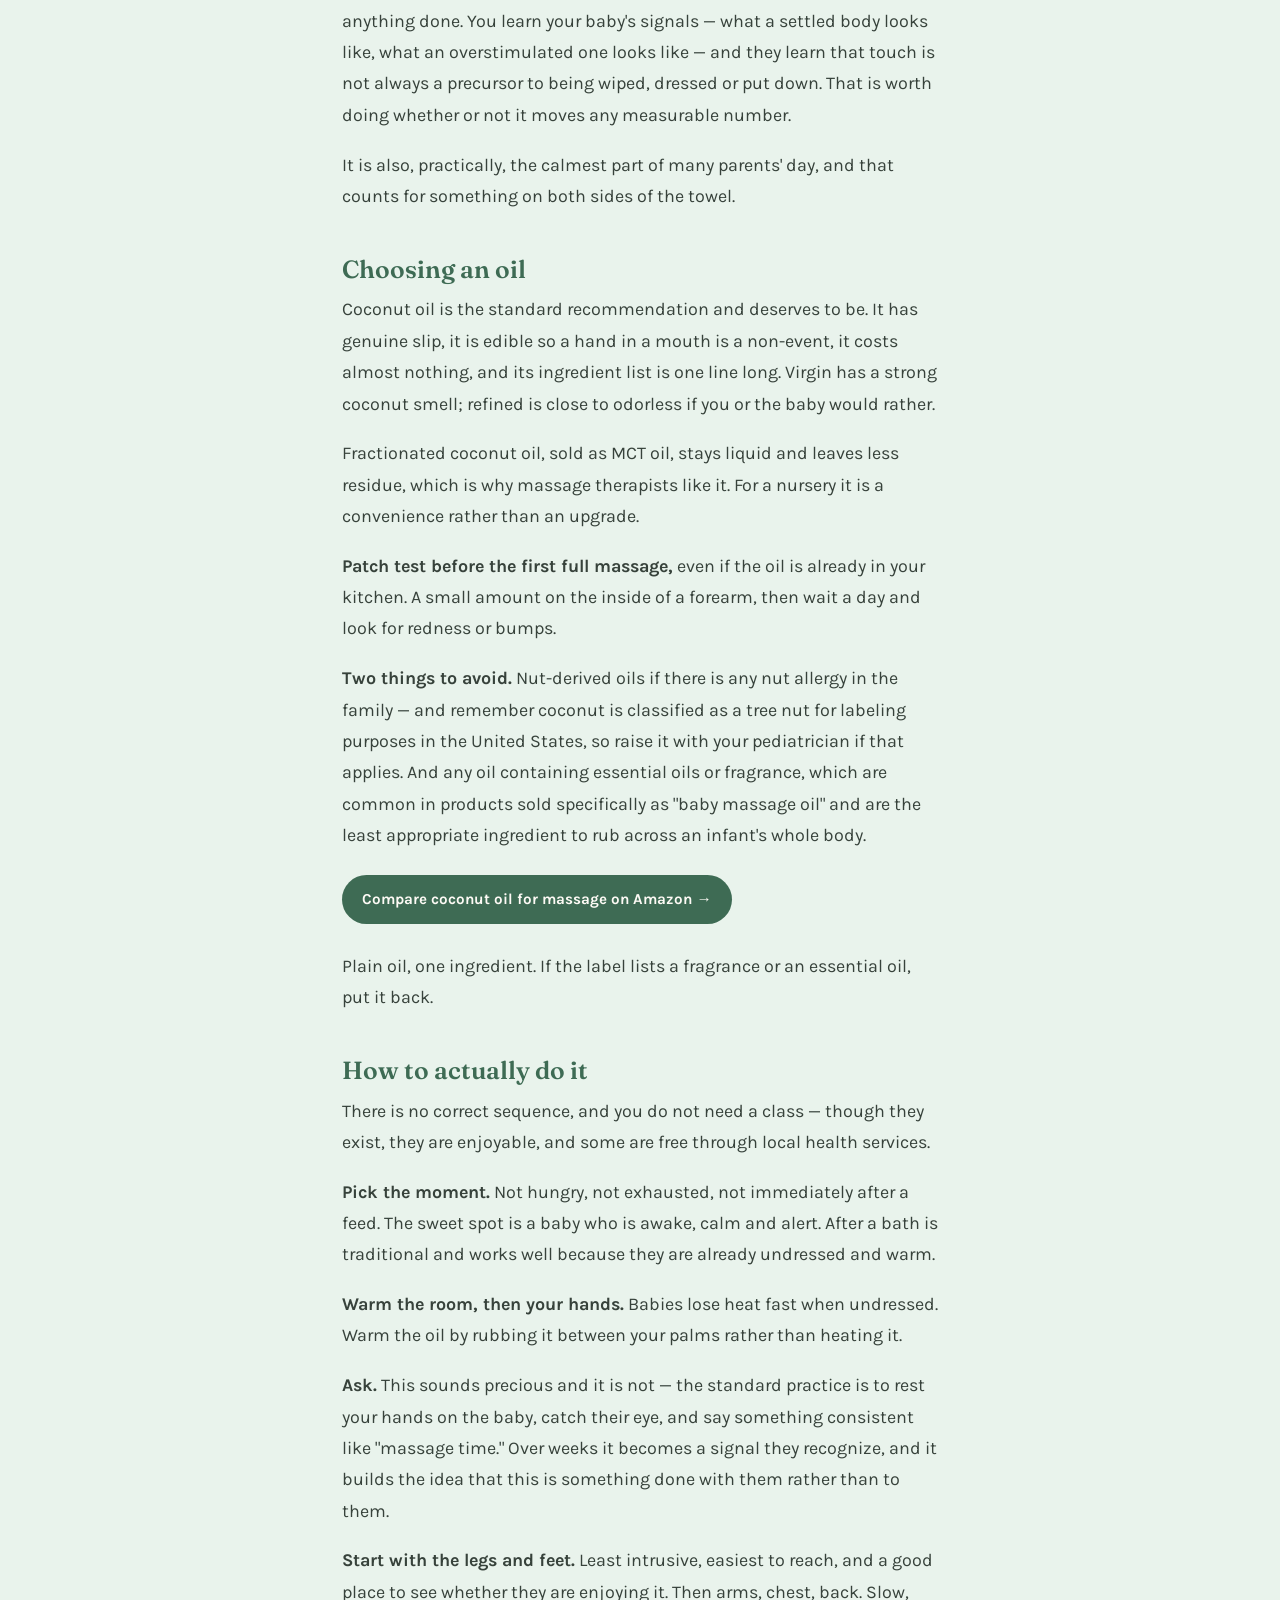
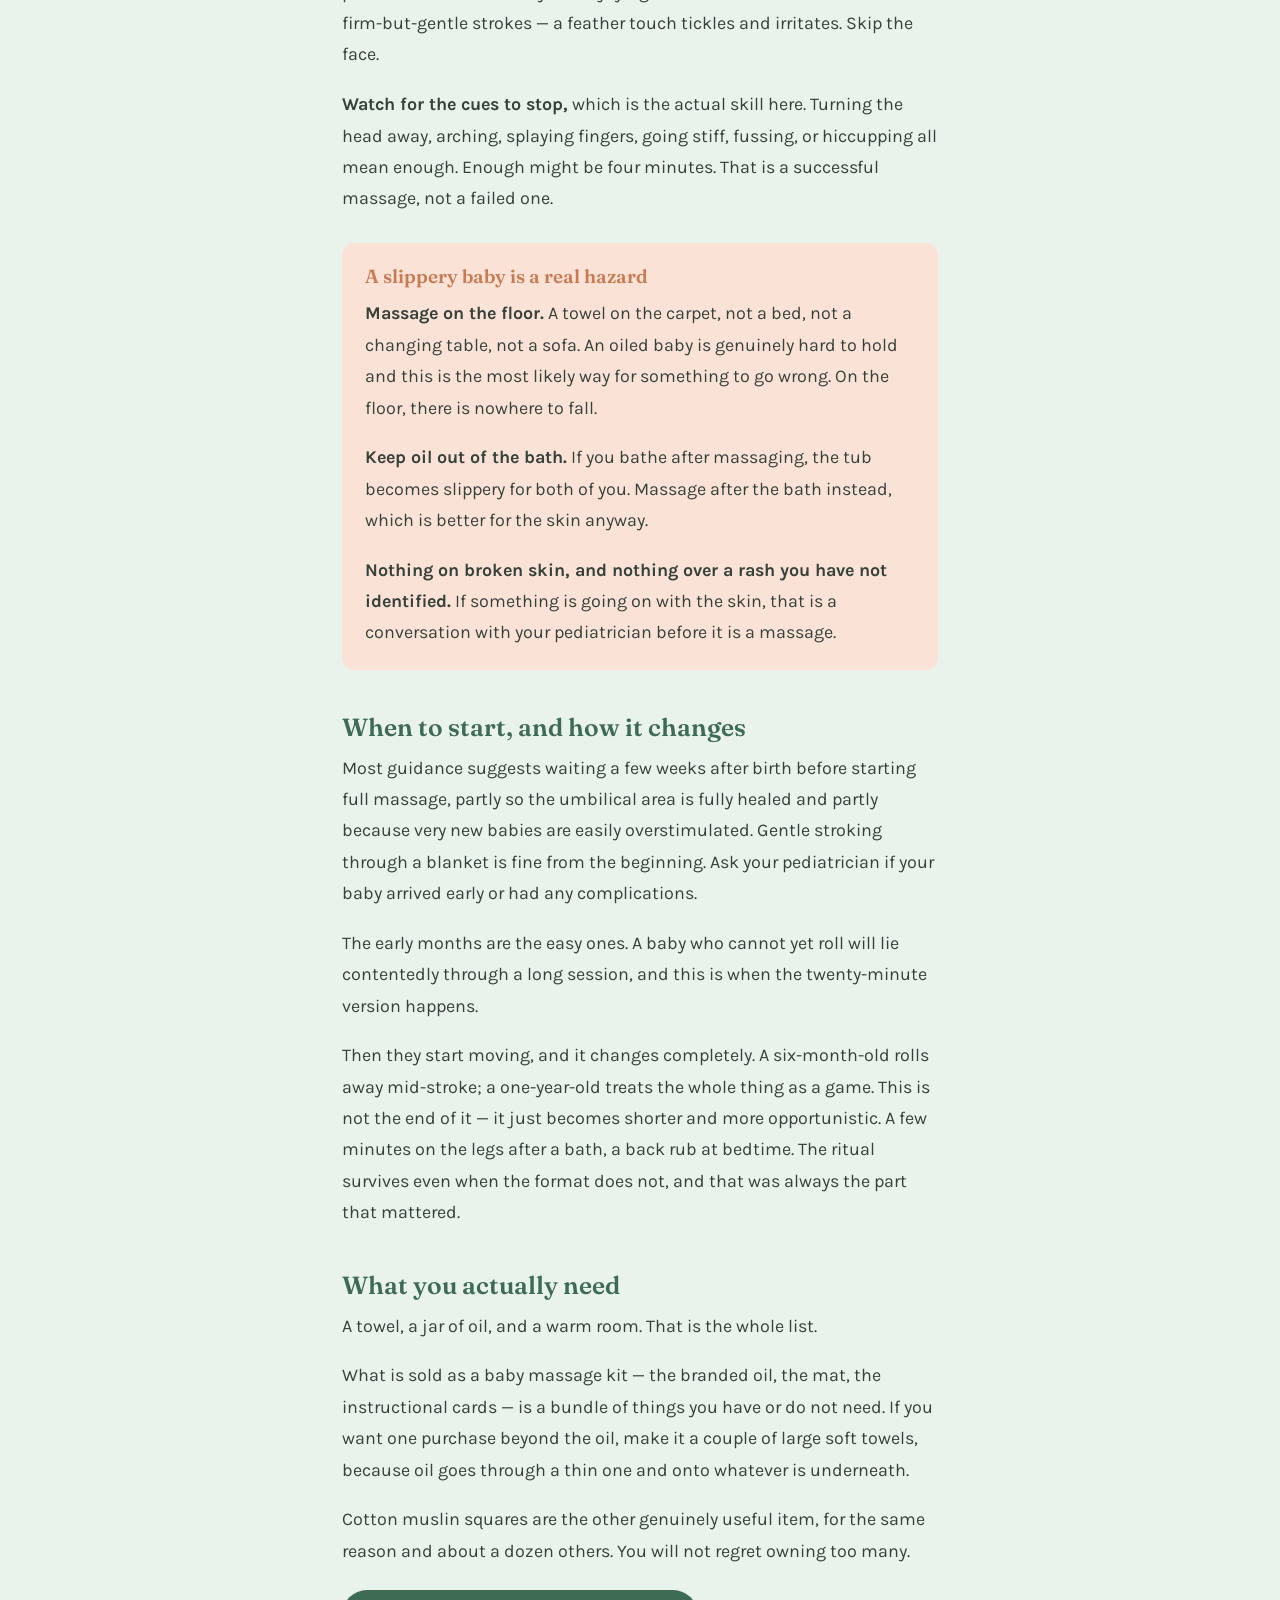
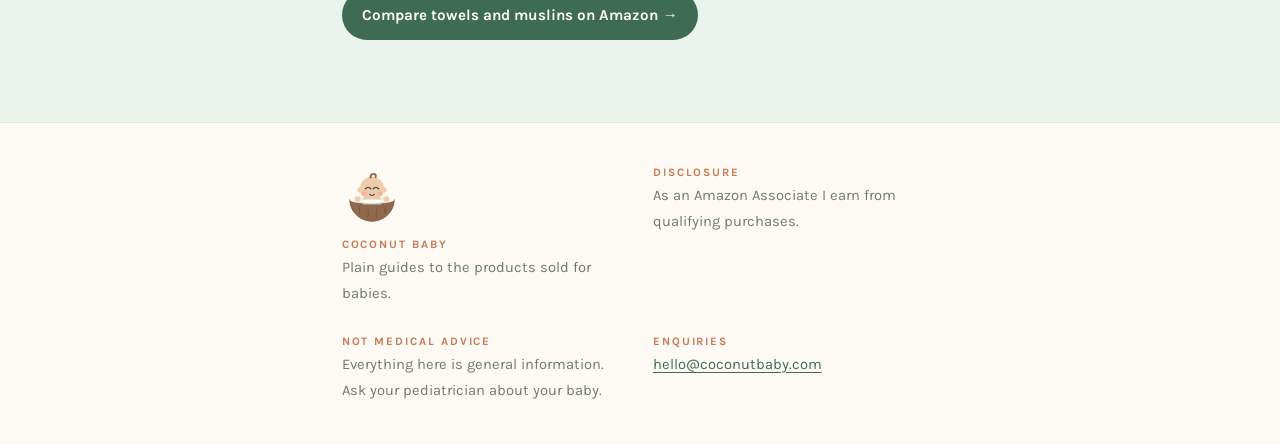
<file: baby-massage.html>
<!DOCTYPE html>
<html lang="en">
<head>
<meta charset="utf-8">
<meta name="viewport" content="width=device-width, initial-scale=1">
<title>Baby massage — the one thing coconut oil is genuinely best at | Coconut Baby</title>
<meta name="description" content="What infant massage is actually for, how to choose an oil, the cues that mean stop, and the safety rules that come with a slippery baby.">
<link rel="icon" href="favicon.svg" type="image/svg+xml">
<link rel="preconnect" href="https://fonts.googleapis.com">
<link rel="preconnect" href="https://fonts.gstatic.com" crossorigin>
<link href="https://fonts.googleapis.com/css2?family=Fraunces:opsz,wght@9..144,400;9..144,600;9..144,700&family=Karla:wght@400;500;700&display=swap" rel="stylesheet">
<link rel="stylesheet" href="style.css">
</head>
<body>

<header class="masthead">
  <div class="wrap">
    <a href="index.html"><img src="mascot.svg" alt="" class="mascot-mark" width="36" height="36">Coconut Baby</a>
    <nav>
      <a href="coconut-oil-baby-skin.html">Skin oil</a>
      <a href="balms-and-lotions.html">Balms</a>
      <a href="bath-and-washing.html">Bath</a>
      <a href="baby-massage.html">Massage</a>
      <a href="coir-nursery.html">Nursery</a>
      <a href="diapering.html">Diapering</a>
      <a href="teething.html">Teething</a>
      <a href="feeding-and-weaning.html">Feeding</a>
      <a href="baby-clothes.html">Clothes</a>
    </nav>
  </div>
</header>

<div class="hero">
  <div class="wrap">
    <p class="eyebrow">Baby massage</p>
    <h1>The one thing coconut oil is genuinely best at</h1>
    <p class="lede">Not a treatment, not a sleep hack, and not something you need a course or a kit for. Twenty minutes, a warm room, and a baby who is in the mood.</p>
  </div>
</div>

<section class="tight">
  <div class="wrap">

    <p class="disclosure"><strong>Disclosure:</strong> As an Amazon Associate I earn from qualifying purchases. Links on this page go to Amazon and may earn a commission at no additional cost to you. Nothing here is medical advice — ask your pediatrician about your baby.</p>

    <div class="verdict">
      <h3>Who this is for</h3>
      <ul>
        <li>Parents wanting unhurried physical time with a baby that is not feeding, changing or settling.</li>
        <li>Partners who are not breastfeeding and are looking for their own version of that closeness. This is the classic answer, and it is a good one.</li>
        <li>Anyone who bought a jar of coconut oil and wants to use it for the thing it is actually best at.</li>
      </ul>
      <h3>Who should skip it</h3>
      <ul>
        <li>Anyone with a baby who is unwell, feverish, or recently vaccinated at the injection site. Wait, and ask if unsure.</li>
        <li>Parents of premature or medically complex babies, until your pediatric team has said yes. They may well say yes, and they may have specific guidance.</li>
        <li>Anyone hoping it will fix colic or make a baby sleep through. It may soothe. It is not a treatment, and going in with that expectation turns a nice thing into a disappointment.</li>
      </ul>
    </div>

    <h2>What it is actually for</h2>

    <p>Infant massage is old, widespread, and studied with the usual caveats: research suggests benefits around calming, bonding, and in some settings weight gain in preterm infants, and much of that research is small. Treat the evidence as encouraging rather than conclusive.</p>

    <p>The honest case does not need the studies. It is twenty minutes of undivided, unhurried physical attention where nobody is trying to get anything done. You learn your baby's signals — what a settled body looks like, what an overstimulated one looks like — and they learn that touch is not always a precursor to being wiped, dressed or put down. That is worth doing whether or not it moves any measurable number.</p>

    <p>It is also, practically, the calmest part of many parents' day, and that counts for something on both sides of the towel.</p>

    <h2>Choosing an oil</h2>

    <p>Coconut oil is the standard recommendation and deserves to be. It has genuine slip, it is edible so a hand in a mouth is a non-event, it costs almost nothing, and its ingredient list is one line long. Virgin has a strong coconut smell; refined is close to odorless if you or the baby would rather.</p>

    <p>Fractionated coconut oil, sold as MCT oil, stays liquid and leaves less residue, which is why massage therapists like it. For a nursery it is a convenience rather than an upgrade.</p>

    <p><strong>Patch test before the first full massage,</strong> even if the oil is already in your kitchen. A small amount on the inside of a forearm, then wait a day and look for redness or bumps.</p>

    <p><strong>Two things to avoid.</strong> Nut-derived oils if there is any nut allergy in the family — and remember coconut is classified as a tree nut for labeling purposes in the United States, so raise it with your pediatrician if that applies. And any oil containing essential oils or fragrance, which are common in products sold specifically as "baby massage oil" and are the least appropriate ingredient to rub across an infant's whole body.</p>

    <p><a class="shop" href="https://www.amazon.com/s?k=organic+coconut+oil+baby+massage&amp;tag=142014332030-20" rel="noopener nofollow">Compare coconut oil for massage on Amazon</a></p>
    <p class="shop-note">Plain oil, one ingredient. If the label lists a fragrance or an essential oil, put it back.</p>

    <h2>How to actually do it</h2>

    <p>There is no correct sequence, and you do not need a class — though they exist, they are enjoyable, and some are free through local health services.</p>

    <p><strong>Pick the moment.</strong> Not hungry, not exhausted, not immediately after a feed. The sweet spot is a baby who is awake, calm and alert. After a bath is traditional and works well because they are already undressed and warm.</p>

    <p><strong>Warm the room, then your hands.</strong> Babies lose heat fast when undressed. Warm the oil by rubbing it between your palms rather than heating it.</p>

    <p><strong>Ask.</strong> This sounds precious and it is not — the standard practice is to rest your hands on the baby, catch their eye, and say something consistent like "massage time." Over weeks it becomes a signal they recognize, and it builds the idea that this is something done with them rather than to them.</p>

    <p><strong>Start with the legs and feet.</strong> Least intrusive, easiest to reach, and a good place to see whether they are enjoying it. Then arms, chest, back. Slow, firm-but-gentle strokes — a feather touch tickles and irritates. Skip the face.</p>

    <p><strong>Watch for the cues to stop,</strong> which is the actual skill here. Turning the head away, arching, splaying fingers, going stiff, fussing, or hiccupping all mean enough. Enough might be four minutes. That is a successful massage, not a failed one.</p>

    <div class="safety">
      <h3>A slippery baby is a real hazard</h3>
      <p><strong>Massage on the floor.</strong> A towel on the carpet, not a bed, not a changing table, not a sofa. An oiled baby is genuinely hard to hold and this is the most likely way for something to go wrong. On the floor, there is nowhere to fall.</p>
      <p><strong>Keep oil out of the bath.</strong> If you bathe after massaging, the tub becomes slippery for both of you. Massage after the bath instead, which is better for the skin anyway.</p>
      <p><strong>Nothing on broken skin, and nothing over a rash you have not identified.</strong> If something is going on with the skin, that is a conversation with your pediatrician before it is a massage.</p>
    </div>

    <h2>When to start, and how it changes</h2>

    <p>Most guidance suggests waiting a few weeks after birth before starting full massage, partly so the umbilical area is fully healed and partly because very new babies are easily overstimulated. Gentle stroking through a blanket is fine from the beginning. Ask your pediatrician if your baby arrived early or had any complications.</p>

    <p>The early months are the easy ones. A baby who cannot yet roll will lie contentedly through a long session, and this is when the twenty-minute version happens.</p>

    <p>Then they start moving, and it changes completely. A six-month-old rolls away mid-stroke; a one-year-old treats the whole thing as a game. This is not the end of it — it just becomes shorter and more opportunistic. A few minutes on the legs after a bath, a back rub at bedtime. The ritual survives even when the format does not, and that was always the part that mattered.</p>

    <h2>What you actually need</h2>

    <p>A towel, a jar of oil, and a warm room. That is the whole list.</p>

    <p>What is sold as a baby massage kit — the branded oil, the mat, the instructional cards — is a bundle of things you have or do not need. If you want one purchase beyond the oil, make it a couple of large soft towels, because oil goes through a thin one and onto whatever is underneath.</p>

    <p>Cotton muslin squares are the other genuinely useful item, for the same reason and about a dozen others. You will not regret owning too many.</p>

    <p><a class="shop" href="https://www.amazon.com/s?k=organic+cotton+baby+towels+muslin&amp;tag=142014332030-20" rel="noopener nofollow">Compare towels and muslins on Amazon</a></p>

  </div>
</section>

<footer class="colophon">
  <div class="wrap colophon-grid">
    <div>
      <img src="mascot.svg" alt="" class="mascot-foot" width="60" height="60">
      <p class="eyebrow eyebrow-light">Coconut Baby</p>
      <p>Plain guides to the products sold for babies.</p>
    </div>
    <div>
      <p class="eyebrow eyebrow-light">Disclosure</p>
      <p>As an Amazon Associate I earn from qualifying purchases.</p>
    </div>
    <div>
      <p class="eyebrow eyebrow-light">Not medical advice</p>
      <p>Everything here is general information. Ask your pediatrician about your baby.</p>
    </div>
    <div>
      <p class="eyebrow eyebrow-light">Enquiries</p>
      <p><a href="mailto:hello@coconutbaby.com">hello@coconutbaby.com</a></p>
    </div>
  </div>
</footer>

</body>
</html>
</file>
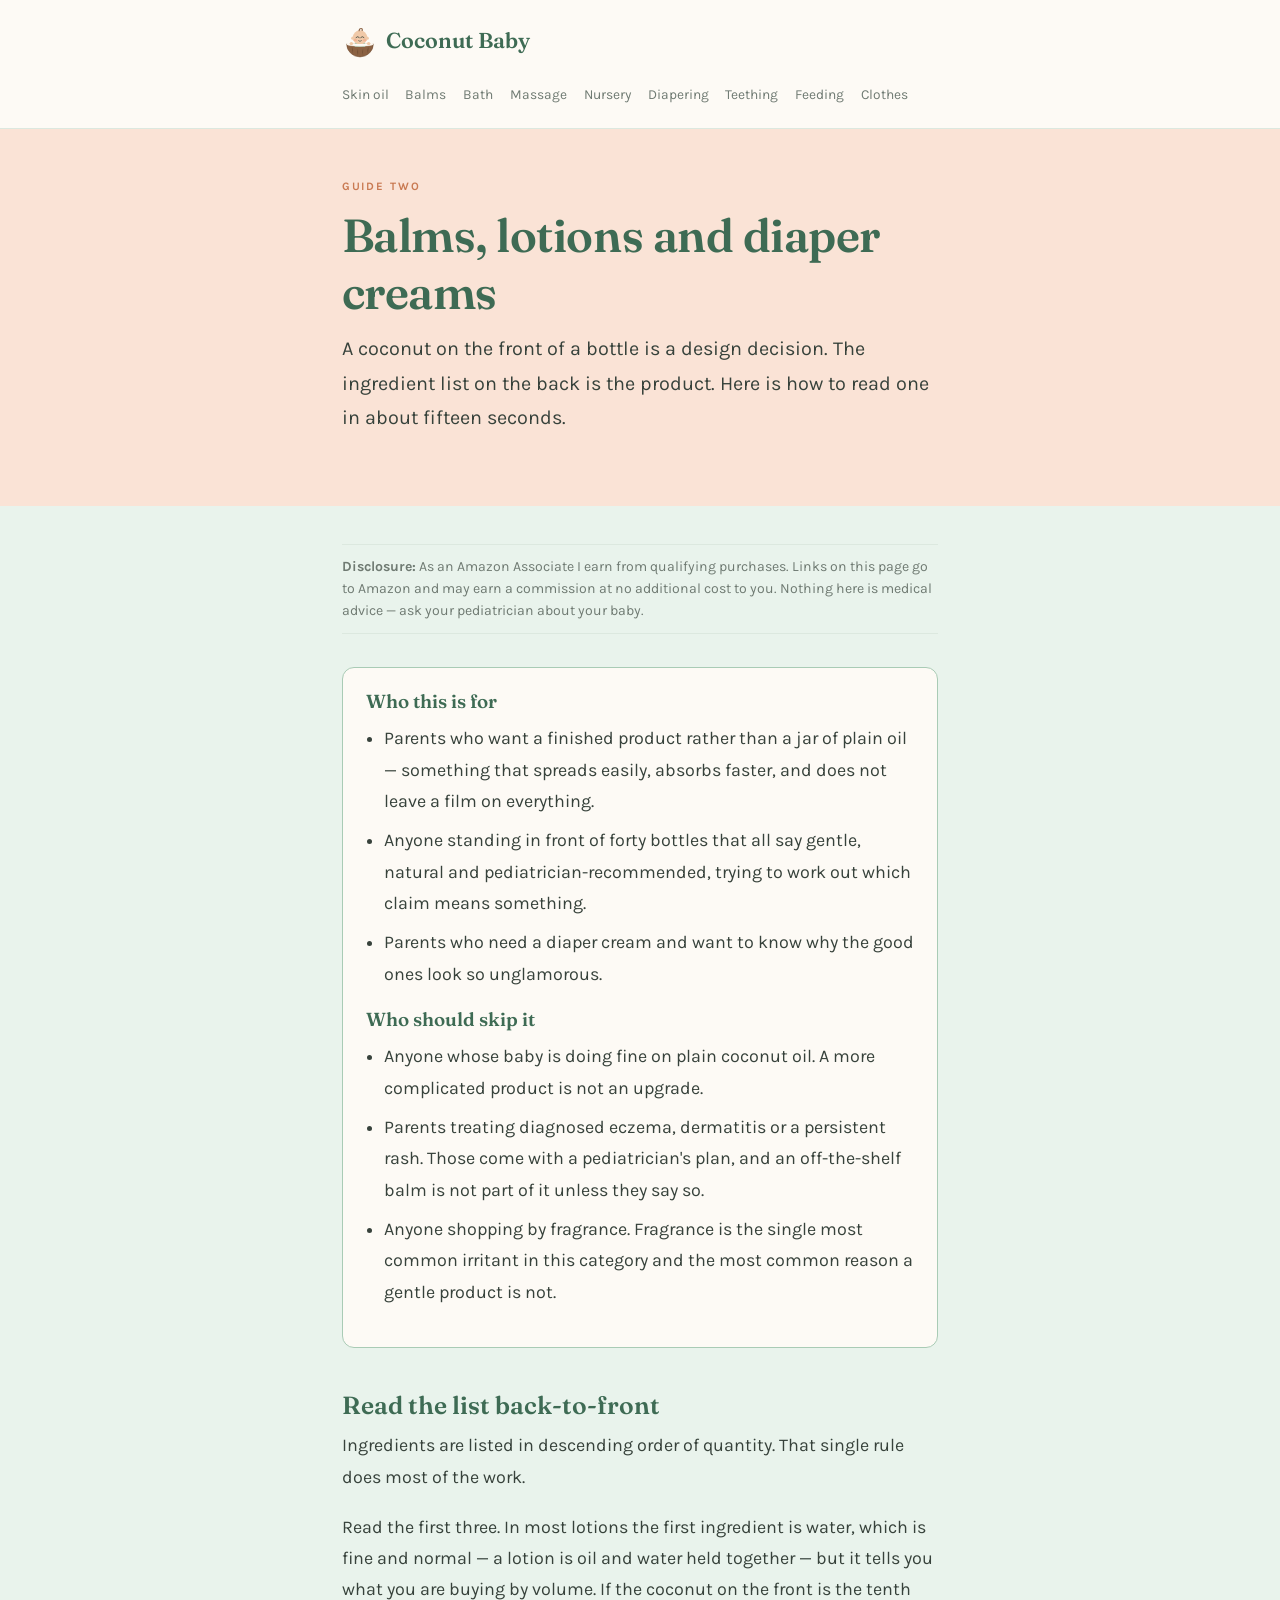
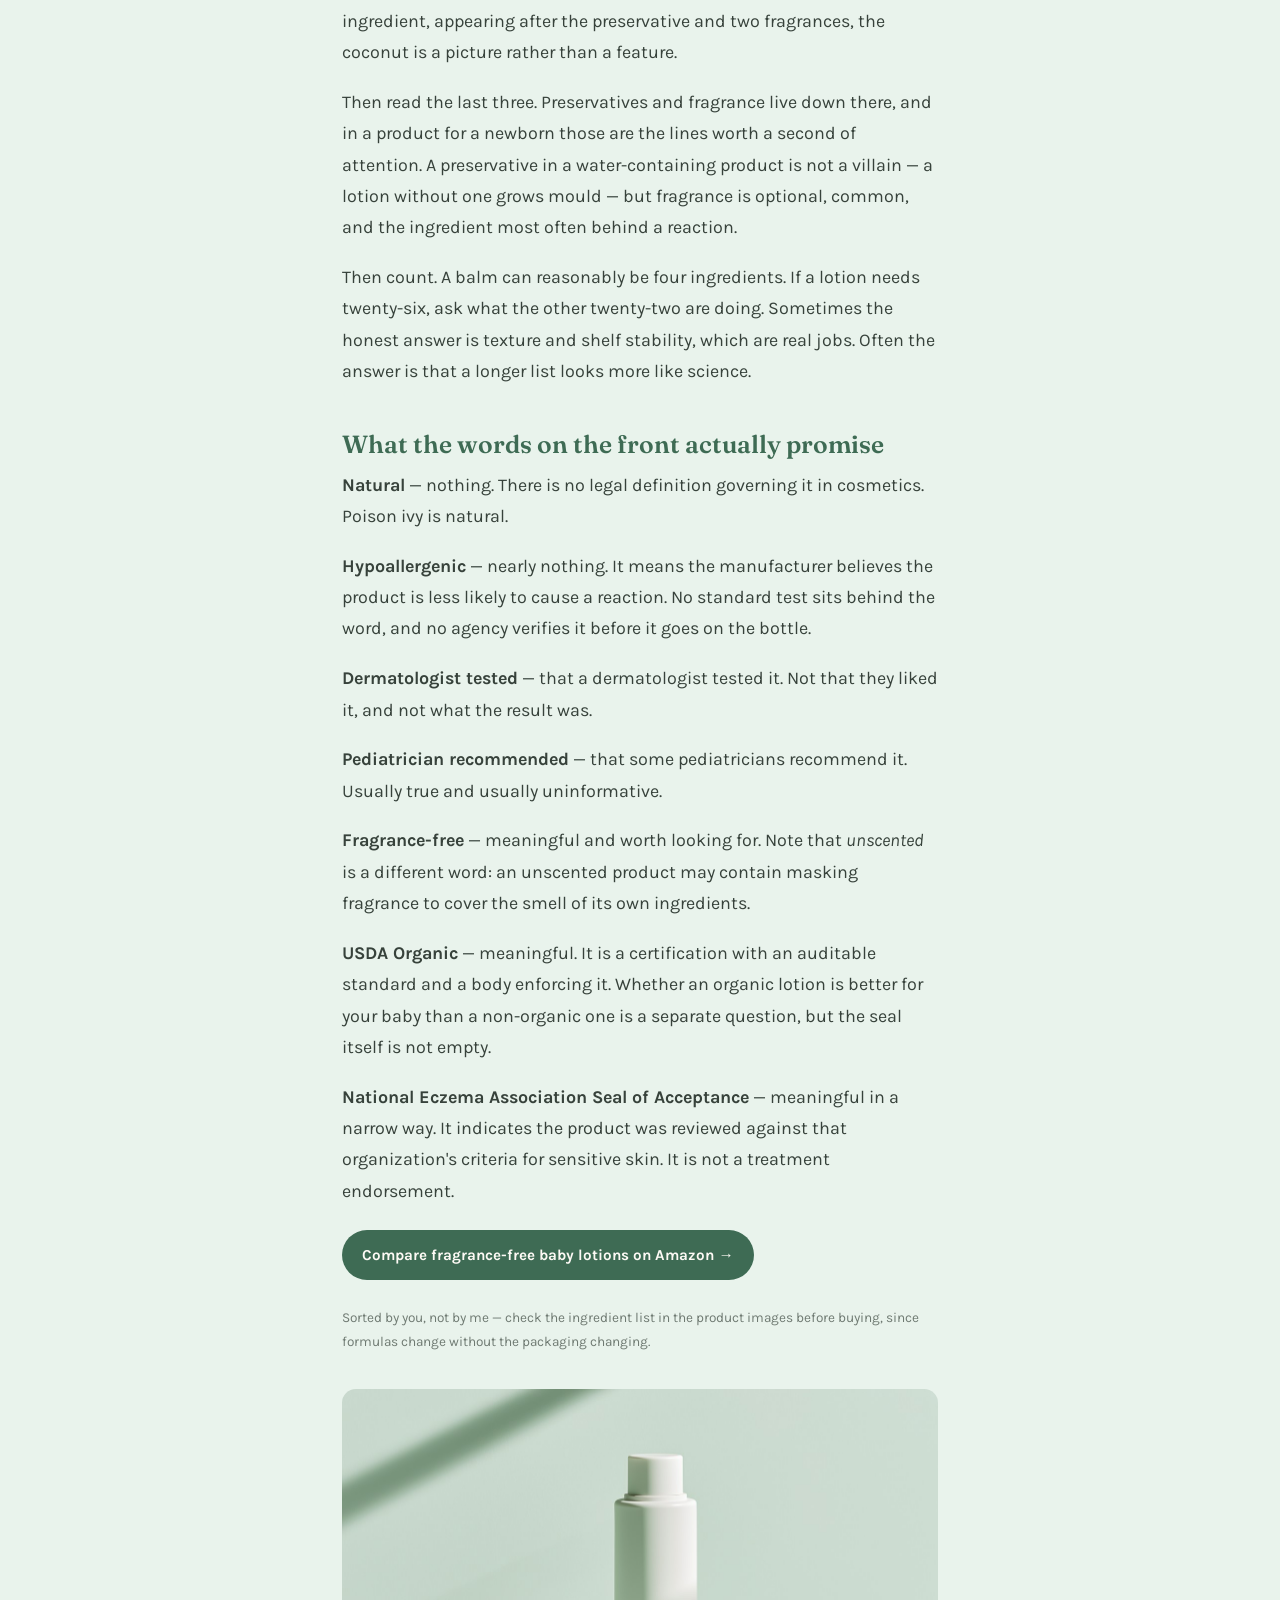
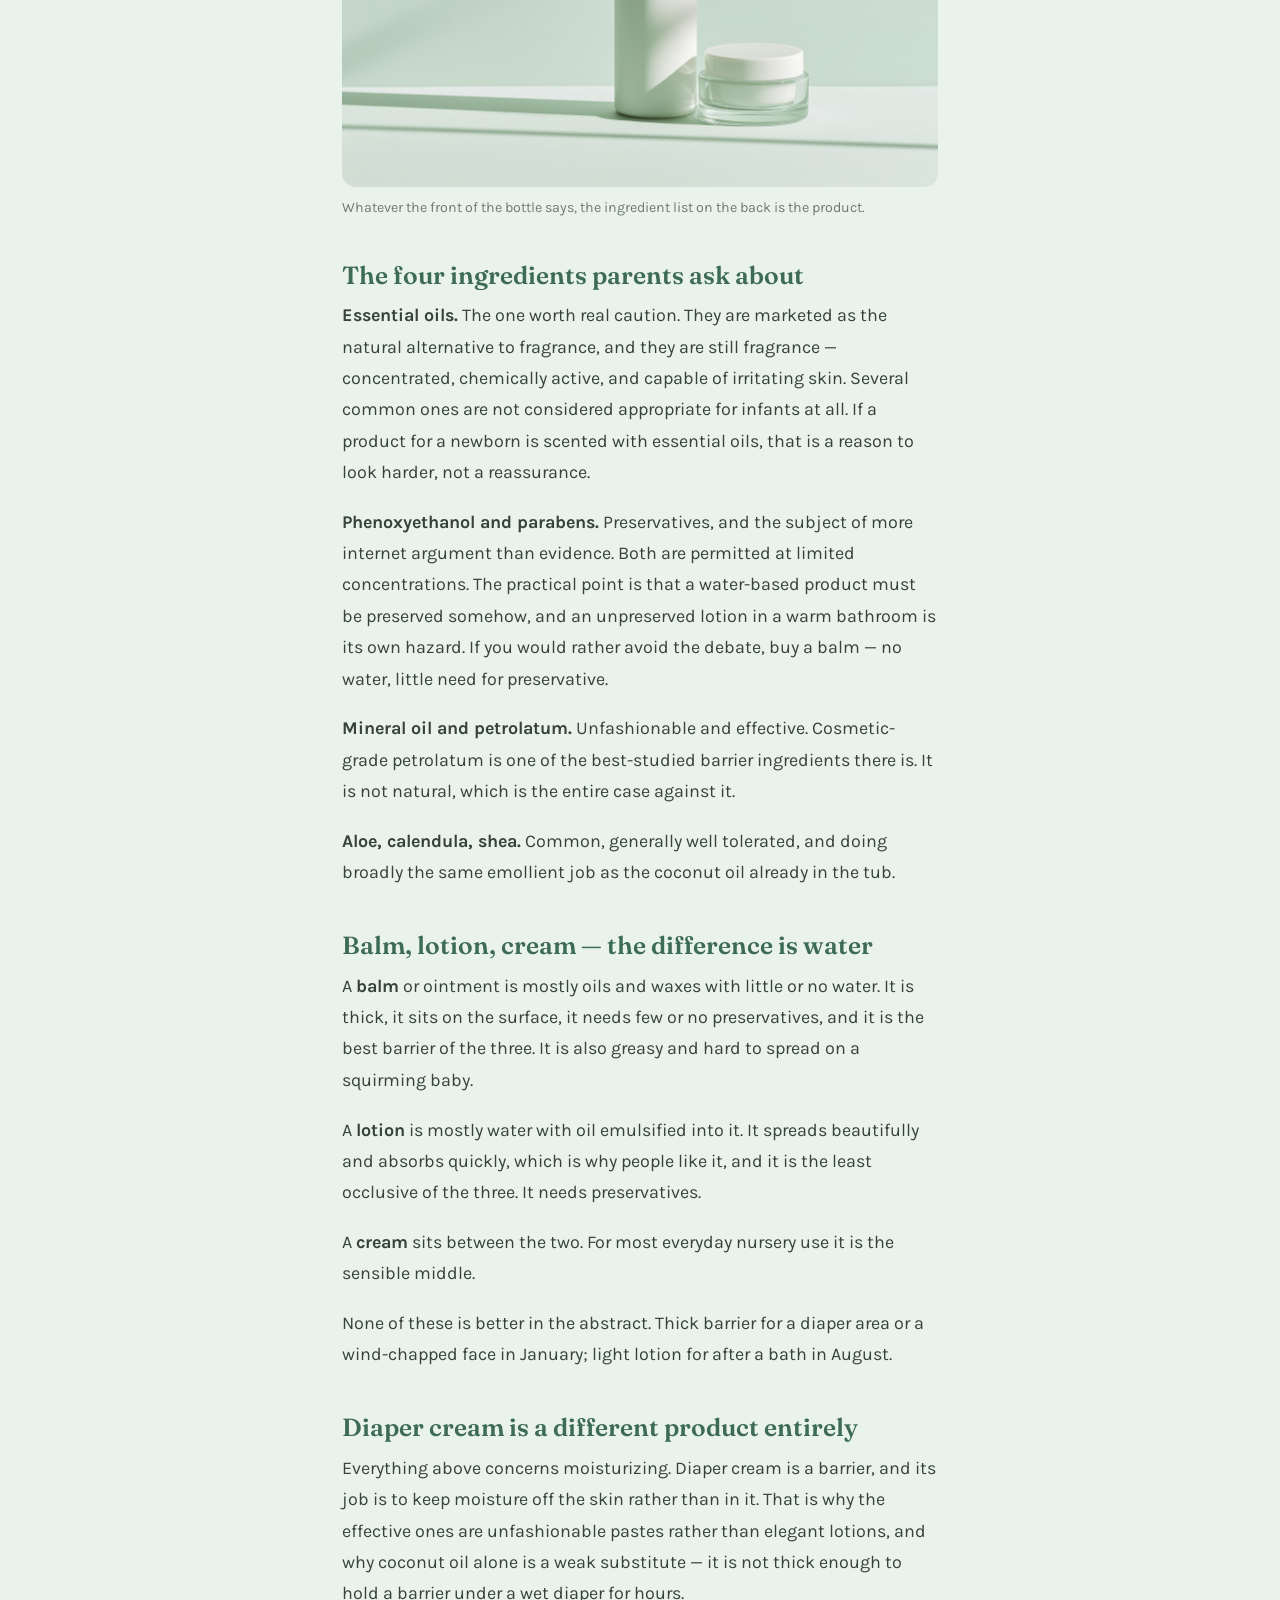
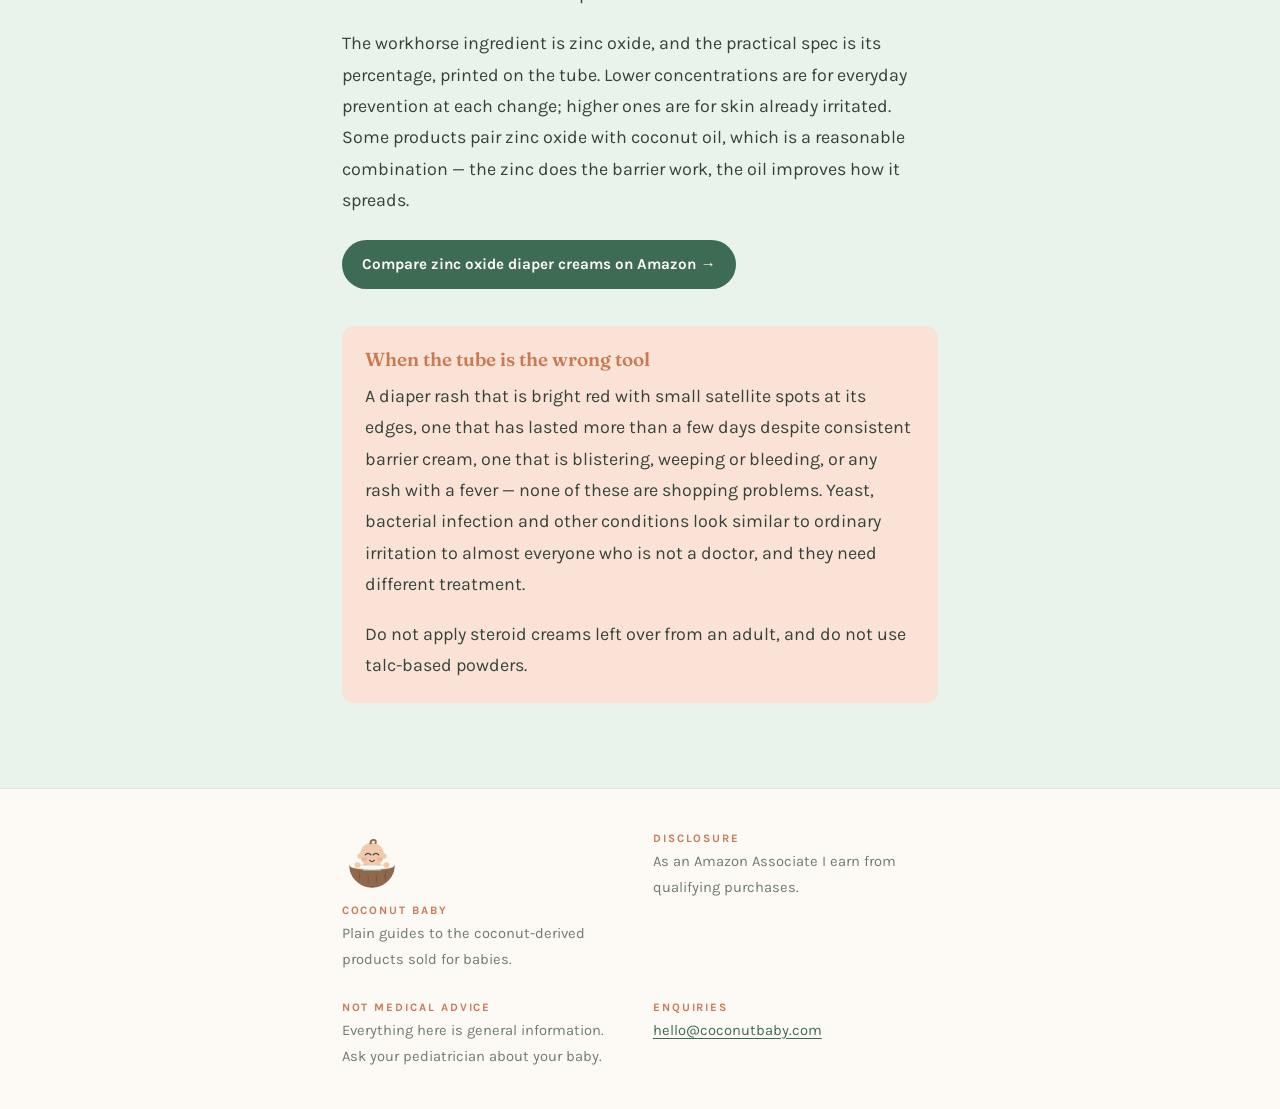
<file: balms-and-lotions.html>
<!DOCTYPE html>
<html lang="en">
<head>
<meta charset="utf-8">
<meta name="viewport" content="width=device-width, initial-scale=1">
<title>Balms, lotions and diaper creams — how to read the label | Coconut Baby</title>
<meta name="description" content="How to read a baby skincare ingredient list back-to-front, what a certification seal actually promises, and the label words that mean nothing at all.">
<link rel="icon" href="favicon.svg" type="image/svg+xml">
<link rel="preconnect" href="https://fonts.googleapis.com">
<link rel="preconnect" href="https://fonts.gstatic.com" crossorigin>
<link href="https://fonts.googleapis.com/css2?family=Fraunces:opsz,wght@9..144,400;9..144,600;9..144,700&family=Karla:wght@400;500;700&display=swap" rel="stylesheet">
<link rel="stylesheet" href="style.css">
</head>
<body>

<header class="masthead">
  <div class="wrap">
    <a href="index.html"><img src="mascot.svg" alt="" class="mascot-mark" width="36" height="36">Coconut Baby</a>
    <nav>
      <a href="coconut-oil-baby-skin.html">Skin oil</a>
      <a href="balms-and-lotions.html">Balms</a>
      <a href="bath-and-washing.html">Bath</a>
      <a href="baby-massage.html">Massage</a>
      <a href="coir-nursery.html">Nursery</a>
      <a href="diapering.html">Diapering</a>
      <a href="teething.html">Teething</a>
      <a href="feeding-and-weaning.html">Feeding</a>
      <a href="baby-clothes.html">Clothes</a>
    </nav>
  </div>
</header>

<div class="hero">
  <div class="wrap">
    <p class="eyebrow">Guide two</p>
    <h1>Balms, lotions and diaper creams</h1>
    <p class="lede">A coconut on the front of a bottle is a design decision. The ingredient list on the back is the product. Here is how to read one in about fifteen seconds.</p>
  </div>
</div>

<section class="tight">
  <div class="wrap">

    <p class="disclosure"><strong>Disclosure:</strong> As an Amazon Associate I earn from qualifying purchases. Links on this page go to Amazon and may earn a commission at no additional cost to you. Nothing here is medical advice — ask your pediatrician about your baby.</p>

    <div class="verdict">
      <h3>Who this is for</h3>
      <ul>
        <li>Parents who want a finished product rather than a jar of plain oil — something that spreads easily, absorbs faster, and does not leave a film on everything.</li>
        <li>Anyone standing in front of forty bottles that all say gentle, natural and pediatrician-recommended, trying to work out which claim means something.</li>
        <li>Parents who need a diaper cream and want to know why the good ones look so unglamorous.</li>
      </ul>
      <h3>Who should skip it</h3>
      <ul>
        <li>Anyone whose baby is doing fine on plain coconut oil. A more complicated product is not an upgrade.</li>
        <li>Parents treating diagnosed eczema, dermatitis or a persistent rash. Those come with a pediatrician's plan, and an off-the-shelf balm is not part of it unless they say so.</li>
        <li>Anyone shopping by fragrance. Fragrance is the single most common irritant in this category and the most common reason a gentle product is not.</li>
      </ul>
    </div>

    <h2>Read the list back-to-front</h2>

    <p>Ingredients are listed in descending order of quantity. That single rule does most of the work.</p>

    <p>Read the first three. In most lotions the first ingredient is water, which is fine and normal — a lotion is oil and water held together — but it tells you what you are buying by volume. If the coconut on the front is the tenth ingredient, appearing after the preservative and two fragrances, the coconut is a picture rather than a feature.</p>

    <p>Then read the last three. Preservatives and fragrance live down there, and in a product for a newborn those are the lines worth a second of attention. A preservative in a water-containing product is not a villain — a lotion without one grows mould — but fragrance is optional, common, and the ingredient most often behind a reaction.</p>

    <p>Then count. A balm can reasonably be four ingredients. If a lotion needs twenty-six, ask what the other twenty-two are doing. Sometimes the honest answer is texture and shelf stability, which are real jobs. Often the answer is that a longer list looks more like science.</p>

    <h2>What the words on the front actually promise</h2>

    <p><strong>Natural</strong> — nothing. There is no legal definition governing it in cosmetics. Poison ivy is natural.</p>

    <p><strong>Hypoallergenic</strong> — nearly nothing. It means the manufacturer believes the product is less likely to cause a reaction. No standard test sits behind the word, and no agency verifies it before it goes on the bottle.</p>

    <p><strong>Dermatologist tested</strong> — that a dermatologist tested it. Not that they liked it, and not what the result was.</p>

    <p><strong>Pediatrician recommended</strong> — that some pediatricians recommend it. Usually true and usually uninformative.</p>

    <p><strong>Fragrance-free</strong> — meaningful and worth looking for. Note that <em>unscented</em> is a different word: an unscented product may contain masking fragrance to cover the smell of its own ingredients.</p>

    <p><strong>USDA Organic</strong> — meaningful. It is a certification with an auditable standard and a body enforcing it. Whether an organic lotion is better for your baby than a non-organic one is a separate question, but the seal itself is not empty.</p>

    <p><strong>National Eczema Association Seal of Acceptance</strong> — meaningful in a narrow way. It indicates the product was reviewed against that organization's criteria for sensitive skin. It is not a treatment endorsement.</p>

    <p><a class="shop" href="https://www.amazon.com/s?k=fragrance+free+organic+baby+lotion+coconut&amp;tag=142014332030-20" rel="noopener nofollow">Compare fragrance-free baby lotions on Amazon</a></p>
    <p style="font-size:0.85rem;color:var(--ink-soft);margin-top:0;">Sorted by you, not by me — check the ingredient list in the product images before buying, since formulas change without the packaging changing.</p>

    <figure class="shot">
      <img src="unlabeled-bottle.jpeg" alt="A plain white unlabeled bottle and small glass jar on a pale background." loading="lazy">
      <figcaption>Whatever the front of the bottle says, the ingredient list on the back is the product.</figcaption>
    </figure>

<h2>The four ingredients parents ask about</h2>

    <p><strong>Essential oils.</strong> The one worth real caution. They are marketed as the natural alternative to fragrance, and they are still fragrance — concentrated, chemically active, and capable of irritating skin. Several common ones are not considered appropriate for infants at all. If a product for a newborn is scented with essential oils, that is a reason to look harder, not a reassurance.</p>

    <p><strong>Phenoxyethanol and parabens.</strong> Preservatives, and the subject of more internet argument than evidence. Both are permitted at limited concentrations. The practical point is that a water-based product must be preserved somehow, and an unpreserved lotion in a warm bathroom is its own hazard. If you would rather avoid the debate, buy a balm — no water, little need for preservative.</p>

    <p><strong>Mineral oil and petrolatum.</strong> Unfashionable and effective. Cosmetic-grade petrolatum is one of the best-studied barrier ingredients there is. It is not natural, which is the entire case against it.</p>

    <p><strong>Aloe, calendula, shea.</strong> Common, generally well tolerated, and doing broadly the same emollient job as the coconut oil already in the tub.</p>

    <h2>Balm, lotion, cream — the difference is water</h2>

    <p>A <strong>balm</strong> or ointment is mostly oils and waxes with little or no water. It is thick, it sits on the surface, it needs few or no preservatives, and it is the best barrier of the three. It is also greasy and hard to spread on a squirming baby.</p>

    <p>A <strong>lotion</strong> is mostly water with oil emulsified into it. It spreads beautifully and absorbs quickly, which is why people like it, and it is the least occlusive of the three. It needs preservatives.</p>

    <p>A <strong>cream</strong> sits between the two. For most everyday nursery use it is the sensible middle.</p>

    <p>None of these is better in the abstract. Thick barrier for a diaper area or a wind-chapped face in January; light lotion for after a bath in August.</p>

    <h2>Diaper cream is a different product entirely</h2>

    <p>Everything above concerns moisturizing. Diaper cream is a barrier, and its job is to keep moisture off the skin rather than in it. That is why the effective ones are unfashionable pastes rather than elegant lotions, and why coconut oil alone is a weak substitute — it is not thick enough to hold a barrier under a wet diaper for hours.</p>

    <p>The workhorse ingredient is zinc oxide, and the practical spec is its percentage, printed on the tube. Lower concentrations are for everyday prevention at each change; higher ones are for skin already irritated. Some products pair zinc oxide with coconut oil, which is a reasonable combination — the zinc does the barrier work, the oil improves how it spreads.</p>

    <p><a class="shop" href="https://www.amazon.com/s?k=zinc+oxide+diaper+cream+coconut+oil&amp;tag=142014332030-20" rel="noopener nofollow">Compare zinc oxide diaper creams on Amazon</a></p>

    <div class="safety">
      <h3>When the tube is the wrong tool</h3>
      <p>A diaper rash that is bright red with small satellite spots at its edges, one that has lasted more than a few days despite consistent barrier cream, one that is blistering, weeping or bleeding, or any rash with a fever — none of these are shopping problems. Yeast, bacterial infection and other conditions look similar to ordinary irritation to almost everyone who is not a doctor, and they need different treatment.</p>
      <p>Do not apply steroid creams left over from an adult, and do not use talc-based powders.</p>
    </div>

  </div>
</section>

<footer class="colophon">
  <div class="wrap colophon-grid">
    <div>
      <img src="mascot.svg" alt="" class="mascot-foot" width="60" height="60">
      <p class="eyebrow eyebrow-light">Coconut Baby</p>
      <p>Plain guides to the coconut-derived products sold for babies.</p>
    </div>
    <div>
      <p class="eyebrow eyebrow-light">Disclosure</p>
      <p>As an Amazon Associate I earn from qualifying purchases.</p>
    </div>
    <div>
      <p class="eyebrow eyebrow-light">Not medical advice</p>
      <p>Everything here is general information. Ask your pediatrician about your baby.</p>
    </div>
    <div>
      <p class="eyebrow eyebrow-light">Enquiries</p>
      <p><a href="mailto:hello@coconutbaby.com">hello@coconutbaby.com</a></p>
    </div>
  </div>
</footer>

</body>
</html>
</file>
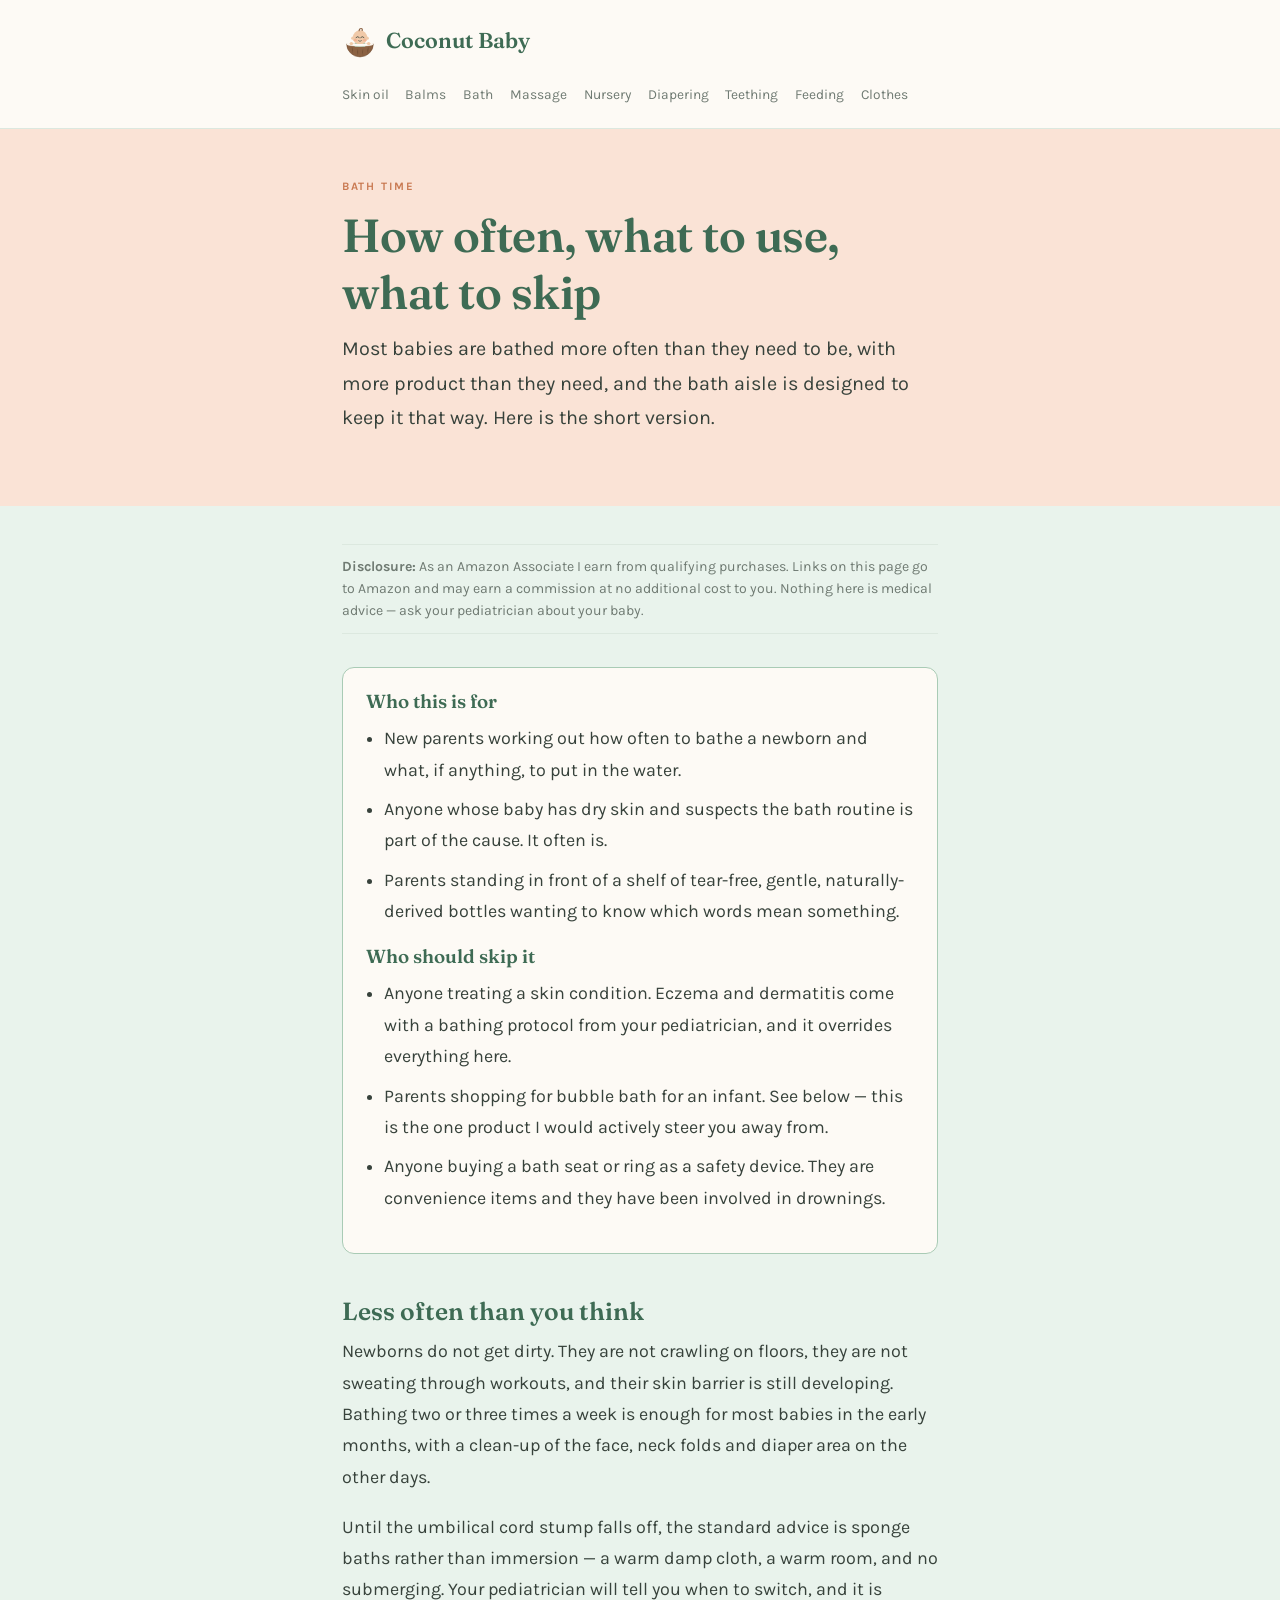
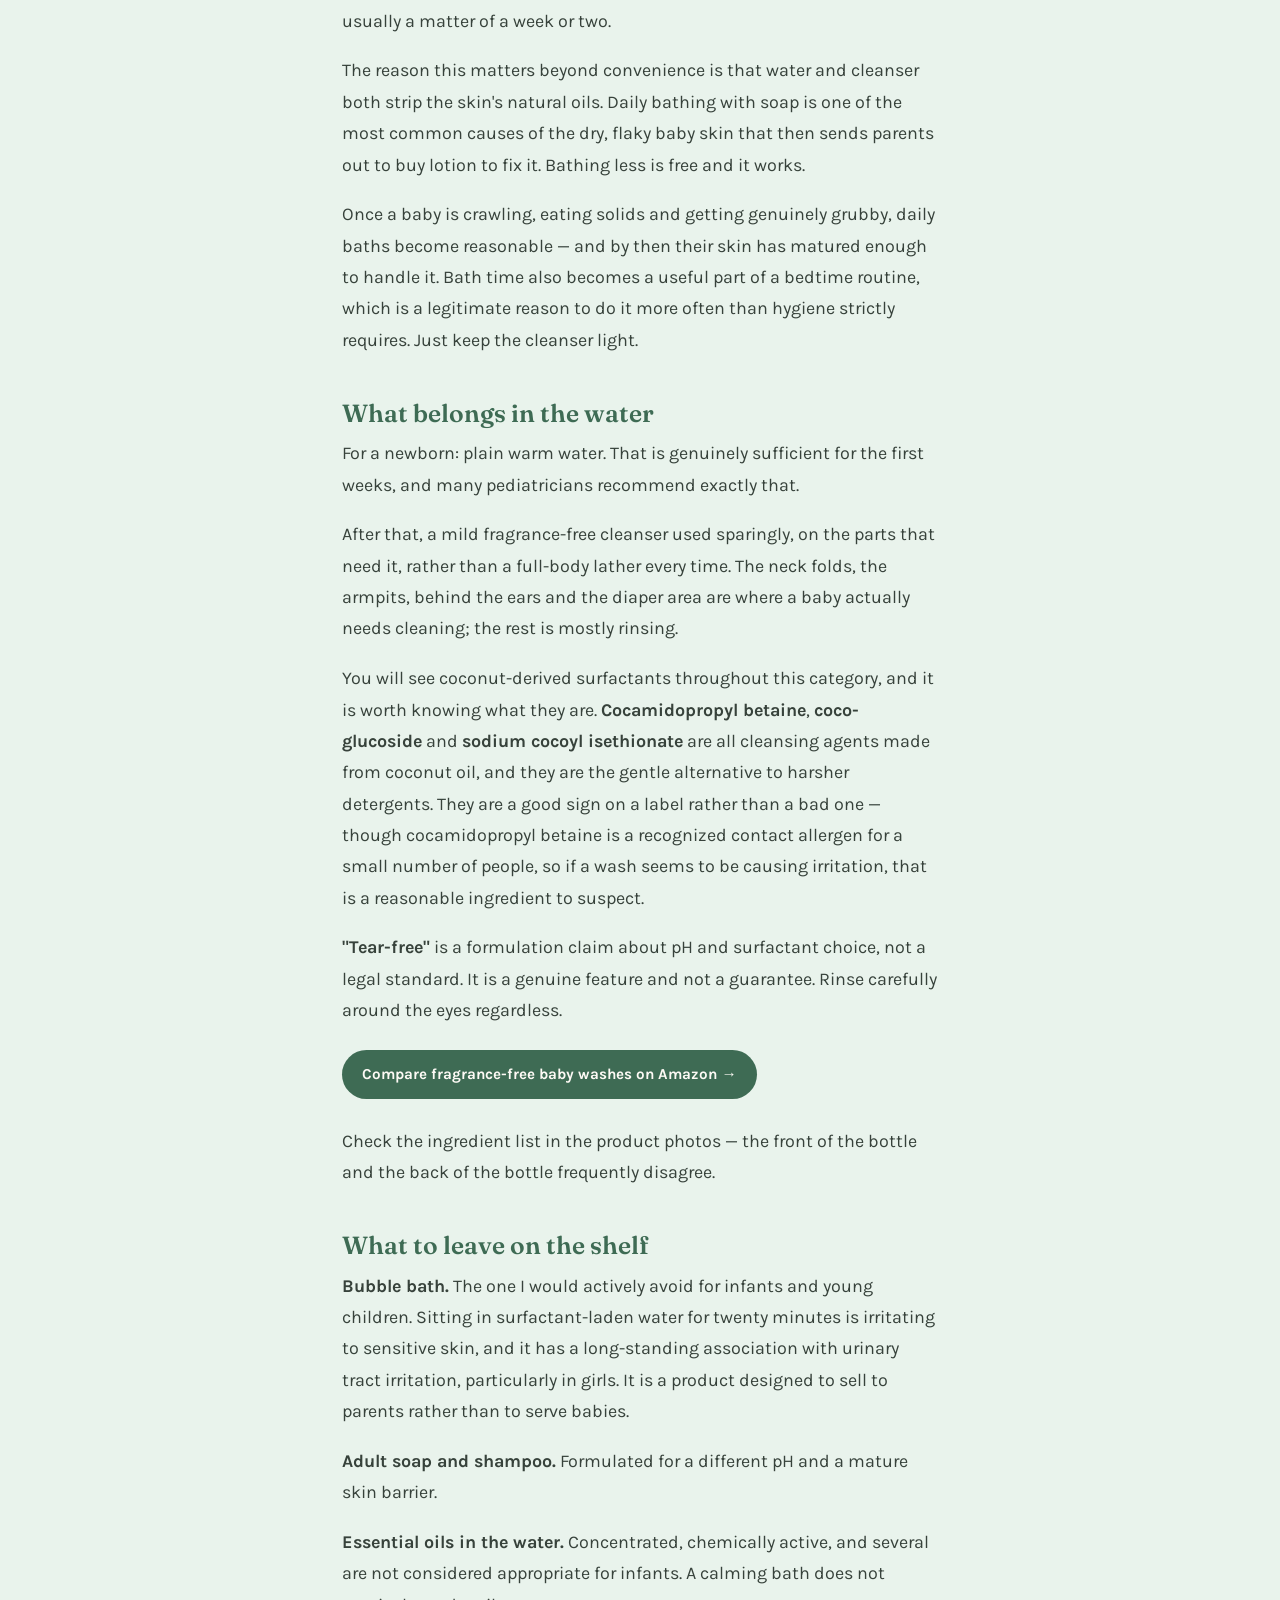
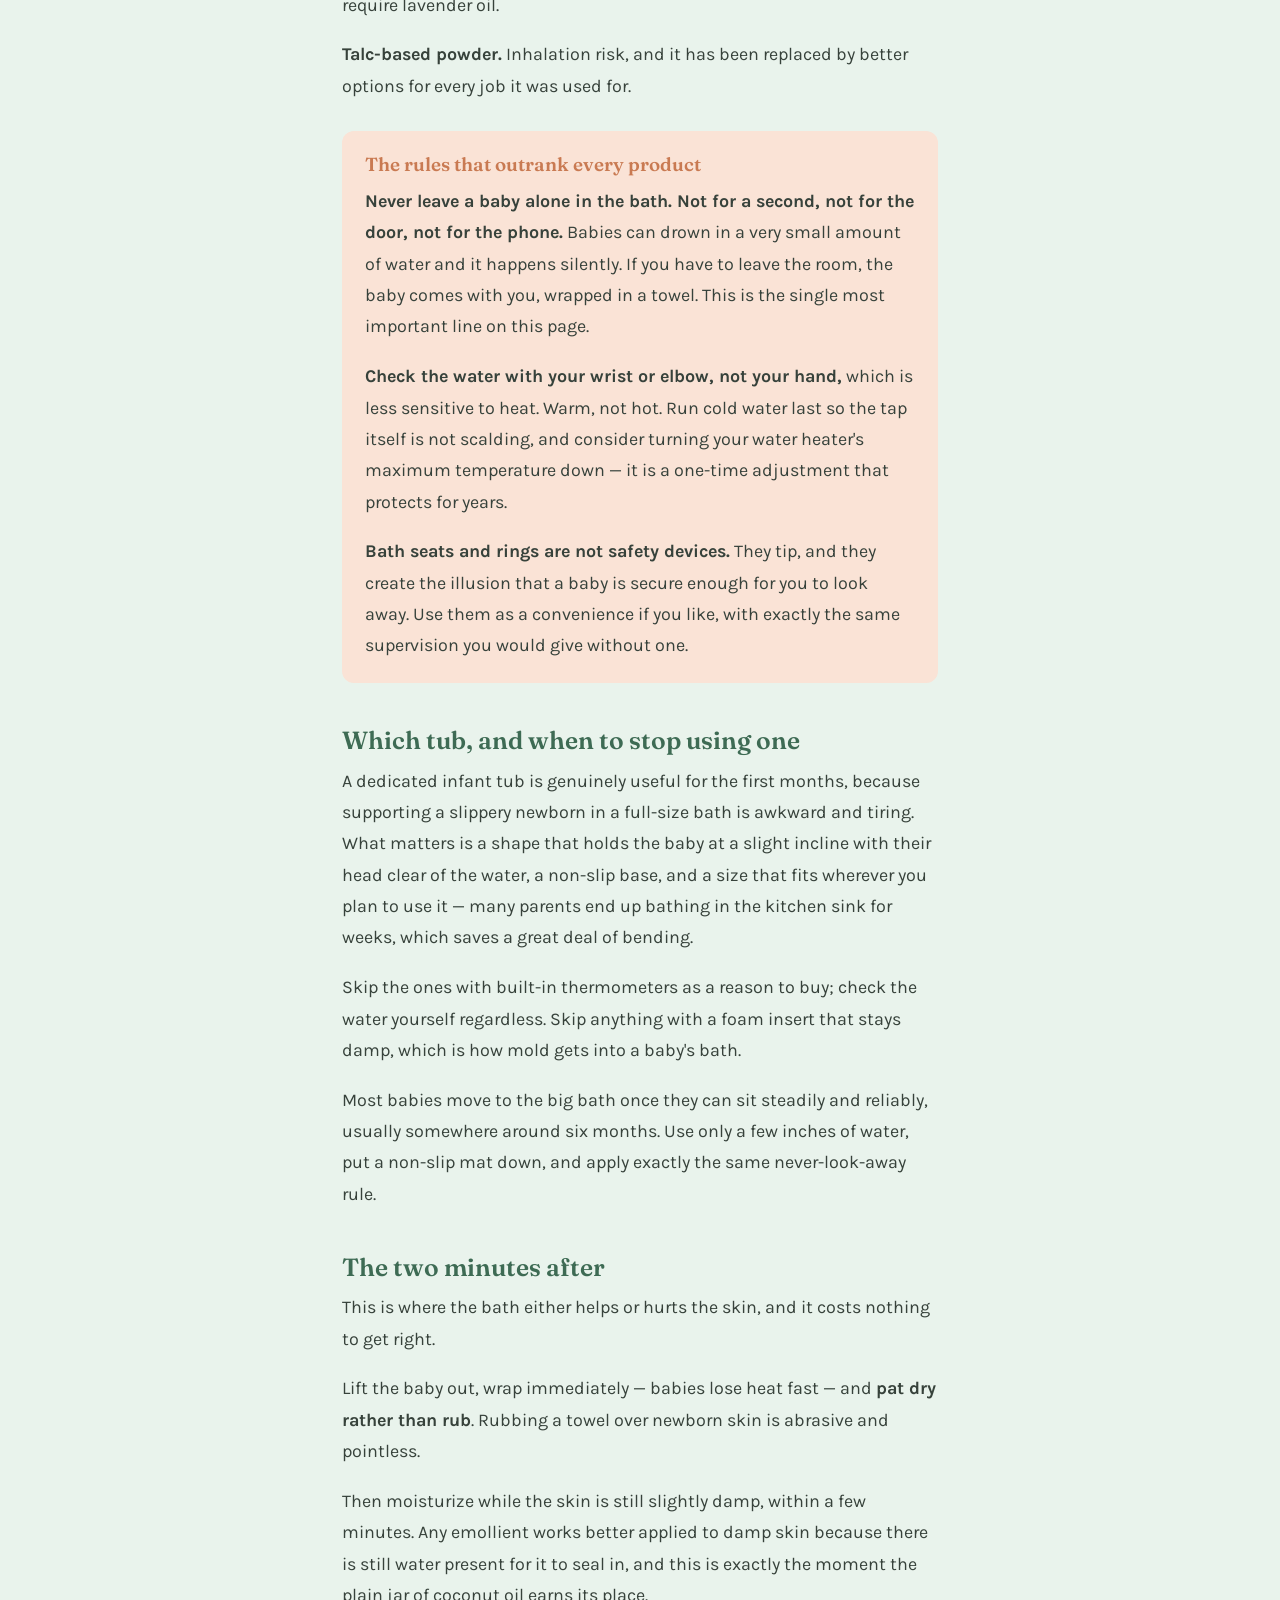
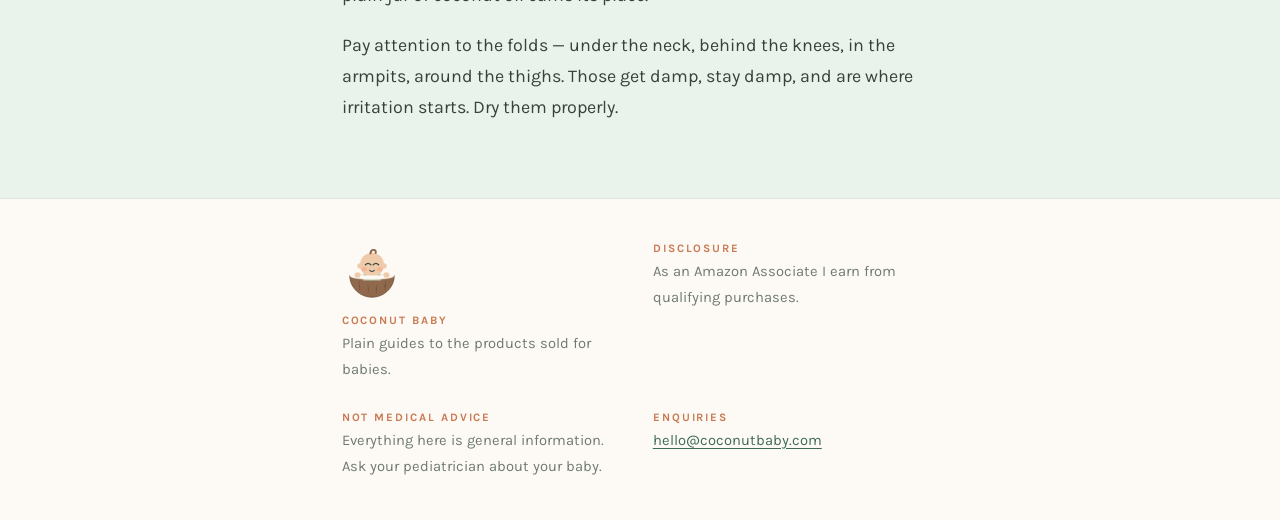
<file: bath-and-washing.html>
<!DOCTYPE html>
<html lang="en">
<head>
<meta charset="utf-8">
<meta name="viewport" content="width=device-width, initial-scale=1">
<title>Bath time — how often, what to use, what to skip | Coconut Baby</title>
<meta name="description" content="How often a baby actually needs a bath, what belongs in the water and what does not, and the safety rules that matter more than any product on the shelf.">
<link rel="icon" href="favicon.svg" type="image/svg+xml">
<link rel="preconnect" href="https://fonts.googleapis.com">
<link rel="preconnect" href="https://fonts.gstatic.com" crossorigin>
<link href="https://fonts.googleapis.com/css2?family=Fraunces:opsz,wght@9..144,400;9..144,600;9..144,700&family=Karla:wght@400;500;700&display=swap" rel="stylesheet">
<link rel="stylesheet" href="style.css">
</head>
<body>

<header class="masthead">
  <div class="wrap">
    <a href="index.html"><img src="mascot.svg" alt="" class="mascot-mark" width="36" height="36">Coconut Baby</a>
    <nav>
      <a href="coconut-oil-baby-skin.html">Skin oil</a>
      <a href="balms-and-lotions.html">Balms</a>
      <a href="bath-and-washing.html">Bath</a>
      <a href="baby-massage.html">Massage</a>
      <a href="coir-nursery.html">Nursery</a>
      <a href="diapering.html">Diapering</a>
      <a href="teething.html">Teething</a>
      <a href="feeding-and-weaning.html">Feeding</a>
      <a href="baby-clothes.html">Clothes</a>
    </nav>
  </div>
</header>

<div class="hero">
  <div class="wrap">
    <p class="eyebrow">Bath time</p>
    <h1>How often, what to use, what to skip</h1>
    <p class="lede">Most babies are bathed more often than they need to be, with more product than they need, and the bath aisle is designed to keep it that way. Here is the short version.</p>
  </div>
</div>

<section class="tight">
  <div class="wrap">

    <p class="disclosure"><strong>Disclosure:</strong> As an Amazon Associate I earn from qualifying purchases. Links on this page go to Amazon and may earn a commission at no additional cost to you. Nothing here is medical advice — ask your pediatrician about your baby.</p>

    <div class="verdict">
      <h3>Who this is for</h3>
      <ul>
        <li>New parents working out how often to bathe a newborn and what, if anything, to put in the water.</li>
        <li>Anyone whose baby has dry skin and suspects the bath routine is part of the cause. It often is.</li>
        <li>Parents standing in front of a shelf of tear-free, gentle, naturally-derived bottles wanting to know which words mean something.</li>
      </ul>
      <h3>Who should skip it</h3>
      <ul>
        <li>Anyone treating a skin condition. Eczema and dermatitis come with a bathing protocol from your pediatrician, and it overrides everything here.</li>
        <li>Parents shopping for bubble bath for an infant. See below — this is the one product I would actively steer you away from.</li>
        <li>Anyone buying a bath seat or ring as a safety device. They are convenience items and they have been involved in drownings.</li>
      </ul>
    </div>

    <h2>Less often than you think</h2>

    <p>Newborns do not get dirty. They are not crawling on floors, they are not sweating through workouts, and their skin barrier is still developing. Bathing two or three times a week is enough for most babies in the early months, with a clean-up of the face, neck folds and diaper area on the other days.</p>

    <p>Until the umbilical cord stump falls off, the standard advice is sponge baths rather than immersion — a warm damp cloth, a warm room, and no submerging. Your pediatrician will tell you when to switch, and it is usually a matter of a week or two.</p>

    <p>The reason this matters beyond convenience is that water and cleanser both strip the skin's natural oils. Daily bathing with soap is one of the most common causes of the dry, flaky baby skin that then sends parents out to buy lotion to fix it. Bathing less is free and it works.</p>

    <p>Once a baby is crawling, eating solids and getting genuinely grubby, daily baths become reasonable — and by then their skin has matured enough to handle it. Bath time also becomes a useful part of a bedtime routine, which is a legitimate reason to do it more often than hygiene strictly requires. Just keep the cleanser light.</p>

    <h2>What belongs in the water</h2>

    <p>For a newborn: plain warm water. That is genuinely sufficient for the first weeks, and many pediatricians recommend exactly that.</p>

    <p>After that, a mild fragrance-free cleanser used sparingly, on the parts that need it, rather than a full-body lather every time. The neck folds, the armpits, behind the ears and the diaper area are where a baby actually needs cleaning; the rest is mostly rinsing.</p>

    <p>You will see coconut-derived surfactants throughout this category, and it is worth knowing what they are. <strong>Cocamidopropyl betaine</strong>, <strong>coco-glucoside</strong> and <strong>sodium cocoyl isethionate</strong> are all cleansing agents made from coconut oil, and they are the gentle alternative to harsher detergents. They are a good sign on a label rather than a bad one — though cocamidopropyl betaine is a recognized contact allergen for a small number of people, so if a wash seems to be causing irritation, that is a reasonable ingredient to suspect.</p>

    <p><strong>"Tear-free"</strong> is a formulation claim about pH and surfactant choice, not a legal standard. It is a genuine feature and not a guarantee. Rinse carefully around the eyes regardless.</p>

    <p><a class="shop" href="https://www.amazon.com/s?k=fragrance+free+baby+wash+organic&amp;tag=142014332030-20" rel="noopener nofollow">Compare fragrance-free baby washes on Amazon</a></p>
    <p class="shop-note">Check the ingredient list in the product photos — the front of the bottle and the back of the bottle frequently disagree.</p>

    <h2>What to leave on the shelf</h2>

    <p><strong>Bubble bath.</strong> The one I would actively avoid for infants and young children. Sitting in surfactant-laden water for twenty minutes is irritating to sensitive skin, and it has a long-standing association with urinary tract irritation, particularly in girls. It is a product designed to sell to parents rather than to serve babies.</p>

    <p><strong>Adult soap and shampoo.</strong> Formulated for a different pH and a mature skin barrier.</p>

    <p><strong>Essential oils in the water.</strong> Concentrated, chemically active, and several are not considered appropriate for infants. A calming bath does not require lavender oil.</p>

    <p><strong>Talc-based powder.</strong> Inhalation risk, and it has been replaced by better options for every job it was used for.</p>

    <div class="safety">
      <h3>The rules that outrank every product</h3>
      <p><strong>Never leave a baby alone in the bath. Not for a second, not for the door, not for the phone.</strong> Babies can drown in a very small amount of water and it happens silently. If you have to leave the room, the baby comes with you, wrapped in a towel. This is the single most important line on this page.</p>
      <p><strong>Check the water with your wrist or elbow, not your hand,</strong> which is less sensitive to heat. Warm, not hot. Run cold water last so the tap itself is not scalding, and consider turning your water heater's maximum temperature down — it is a one-time adjustment that protects for years.</p>
      <p><strong>Bath seats and rings are not safety devices.</strong> They tip, and they create the illusion that a baby is secure enough for you to look away. Use them as a convenience if you like, with exactly the same supervision you would give without one.</p>
    </div>

    <h2>Which tub, and when to stop using one</h2>

    <p>A dedicated infant tub is genuinely useful for the first months, because supporting a slippery newborn in a full-size bath is awkward and tiring. What matters is a shape that holds the baby at a slight incline with their head clear of the water, a non-slip base, and a size that fits wherever you plan to use it — many parents end up bathing in the kitchen sink for weeks, which saves a great deal of bending.</p>

    <p>Skip the ones with built-in thermometers as a reason to buy; check the water yourself regardless. Skip anything with a foam insert that stays damp, which is how mold gets into a baby's bath.</p>

    <p>Most babies move to the big bath once they can sit steadily and reliably, usually somewhere around six months. Use only a few inches of water, put a non-slip mat down, and apply exactly the same never-look-away rule.</p>

    <h2>The two minutes after</h2>

    <p>This is where the bath either helps or hurts the skin, and it costs nothing to get right.</p>

    <p>Lift the baby out, wrap immediately — babies lose heat fast — and <strong>pat dry rather than rub</strong>. Rubbing a towel over newborn skin is abrasive and pointless.</p>

    <p>Then moisturize while the skin is still slightly damp, within a few minutes. Any emollient works better applied to damp skin because there is still water present for it to seal in, and this is exactly the moment the plain jar of coconut oil earns its place.</p>

    <p>Pay attention to the folds — under the neck, behind the knees, in the armpits, around the thighs. Those get damp, stay damp, and are where irritation starts. Dry them properly.</p>

  </div>
</section>

<footer class="colophon">
  <div class="wrap colophon-grid">
    <div>
      <img src="mascot.svg" alt="" class="mascot-foot" width="60" height="60">
      <p class="eyebrow eyebrow-light">Coconut Baby</p>
      <p>Plain guides to the products sold for babies.</p>
    </div>
    <div>
      <p class="eyebrow eyebrow-light">Disclosure</p>
      <p>As an Amazon Associate I earn from qualifying purchases.</p>
    </div>
    <div>
      <p class="eyebrow eyebrow-light">Not medical advice</p>
      <p>Everything here is general information. Ask your pediatrician about your baby.</p>
    </div>
    <div>
      <p class="eyebrow eyebrow-light">Enquiries</p>
      <p><a href="mailto:hello@coconutbaby.com">hello@coconutbaby.com</a></p>
    </div>
  </div>
</footer>

</body>
</html>
</file>
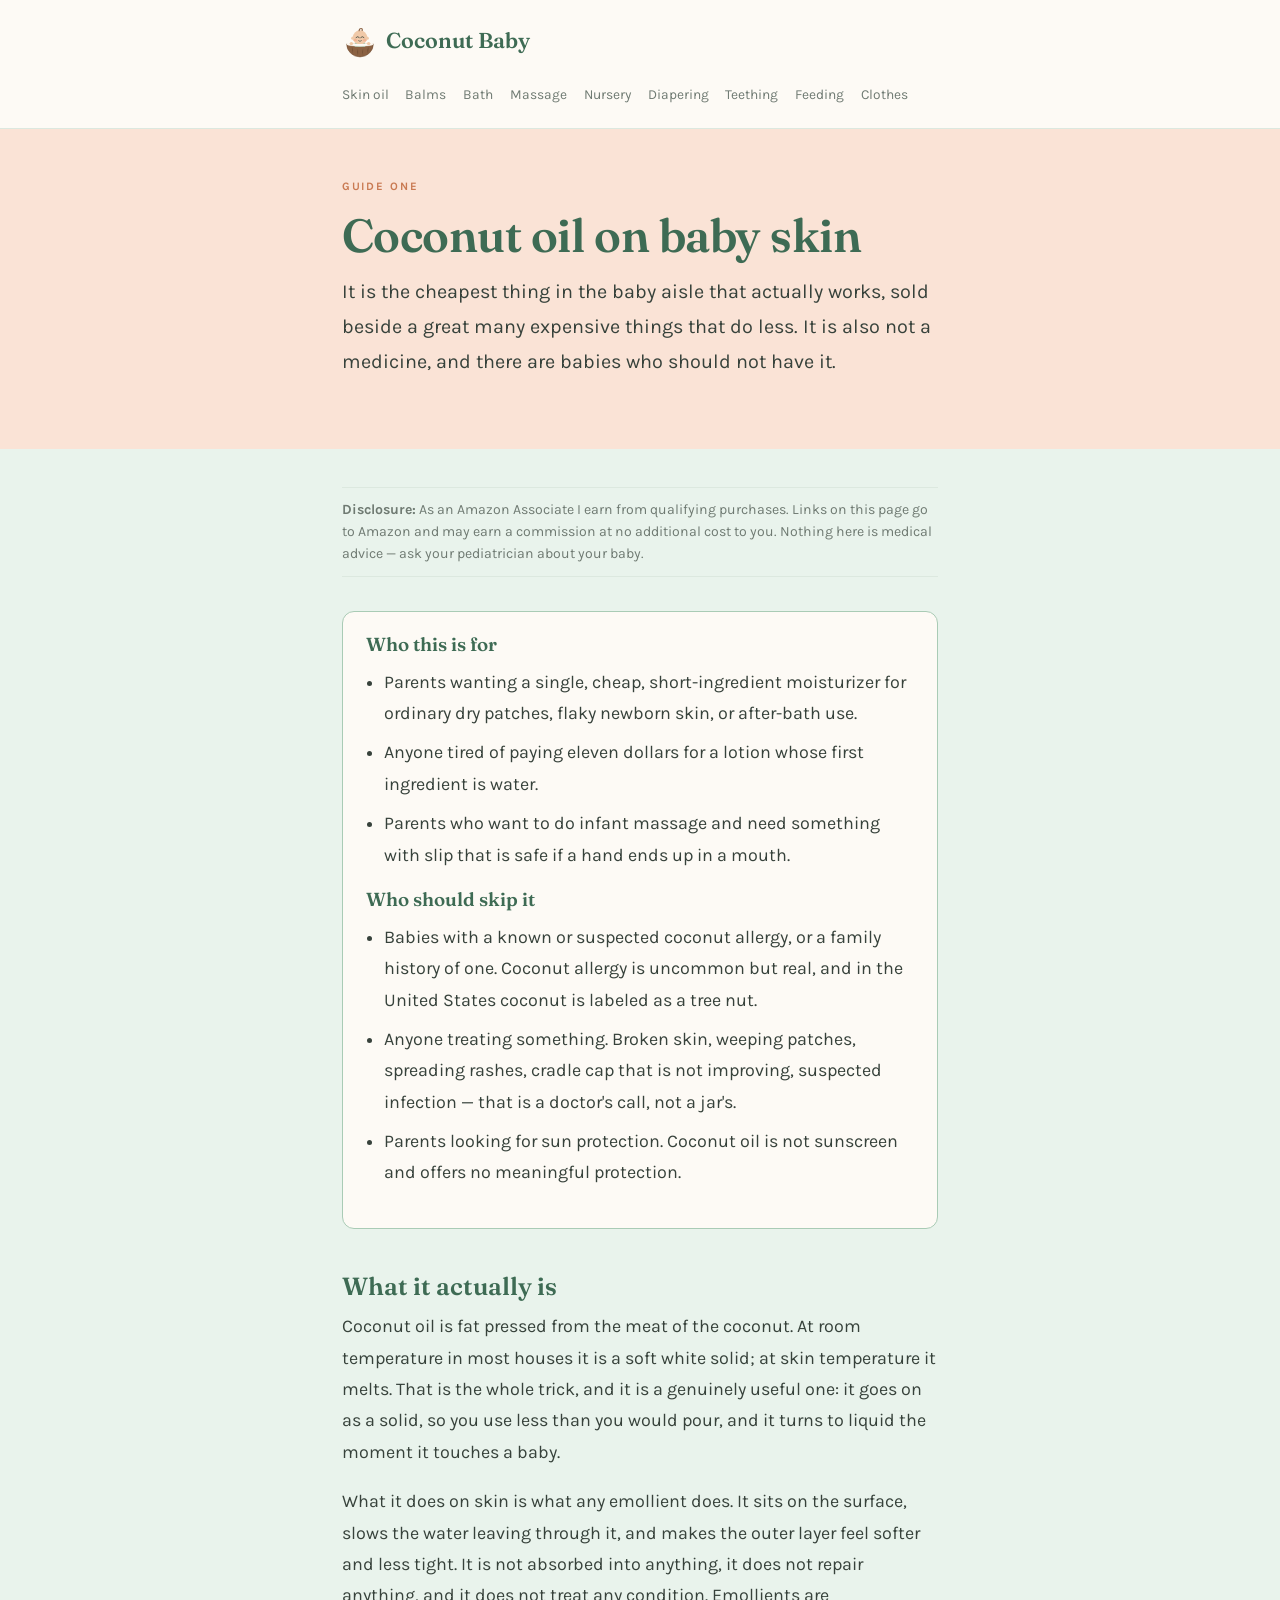
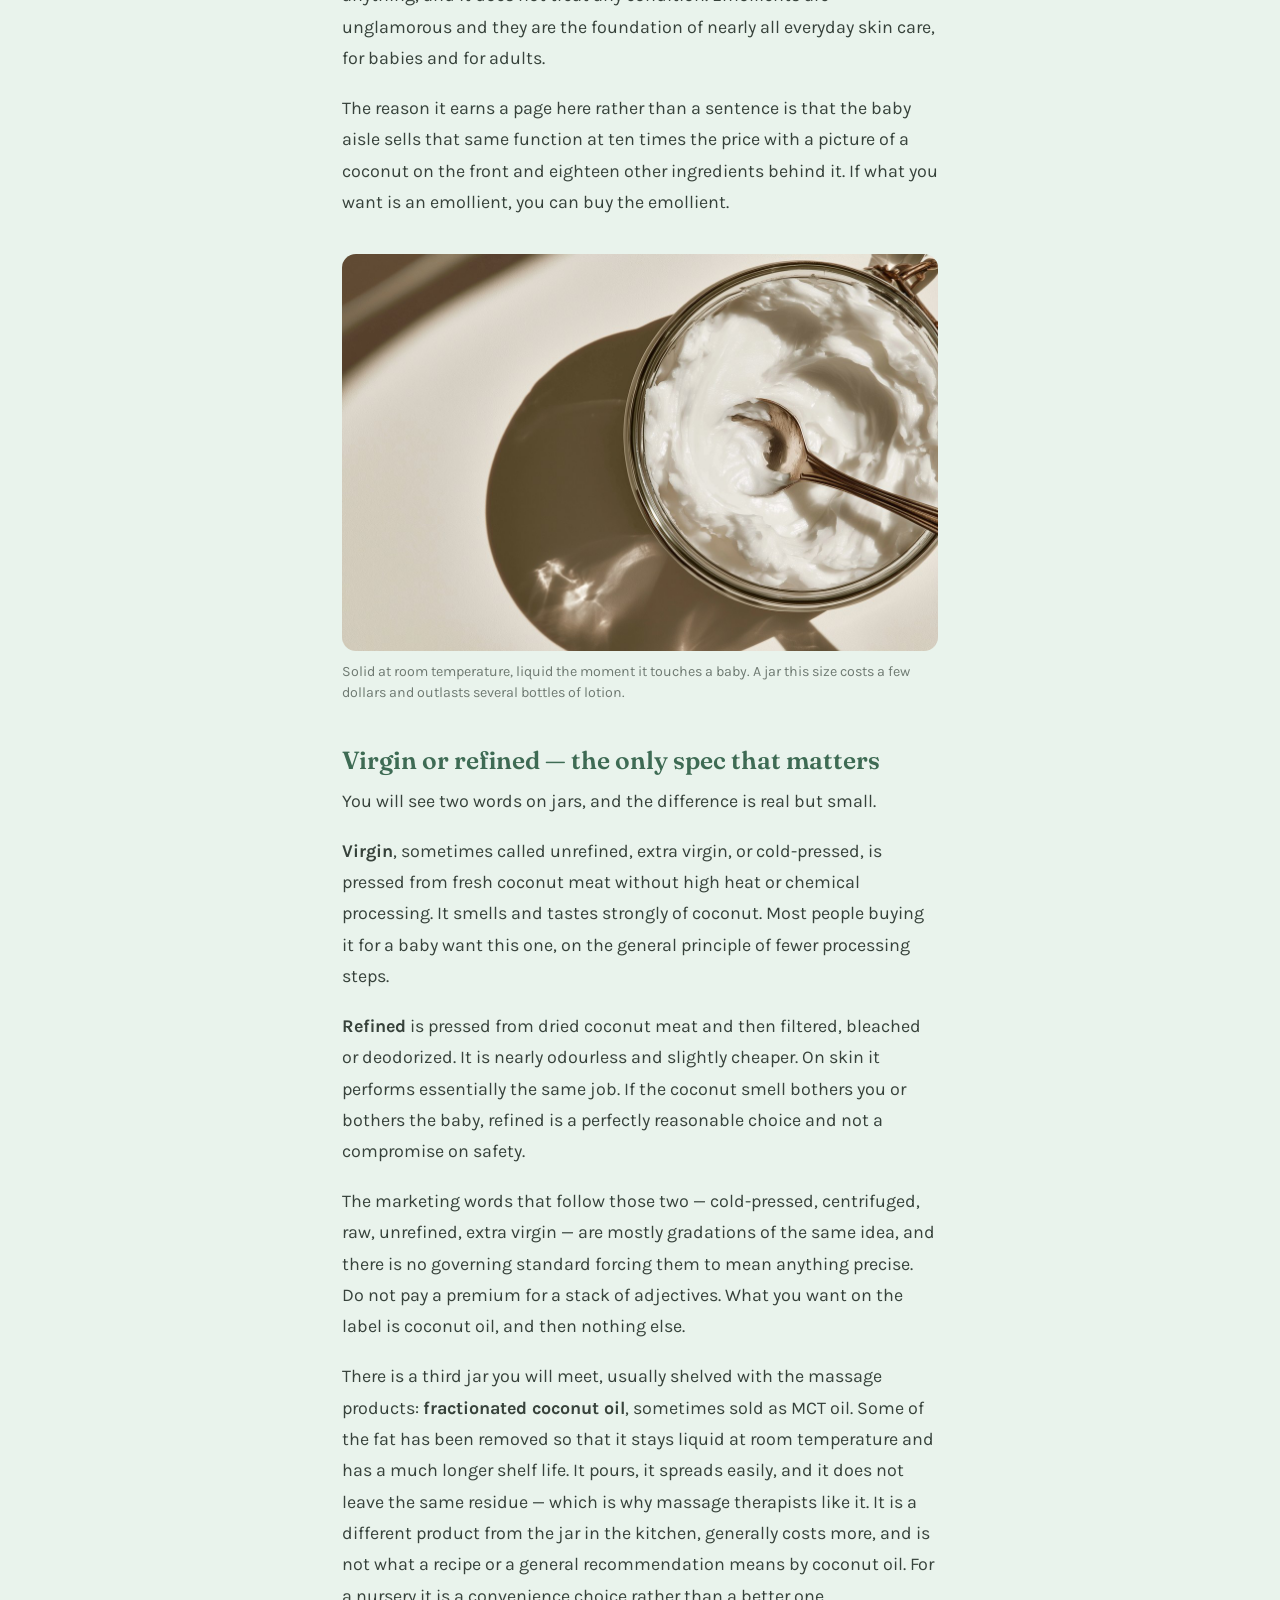
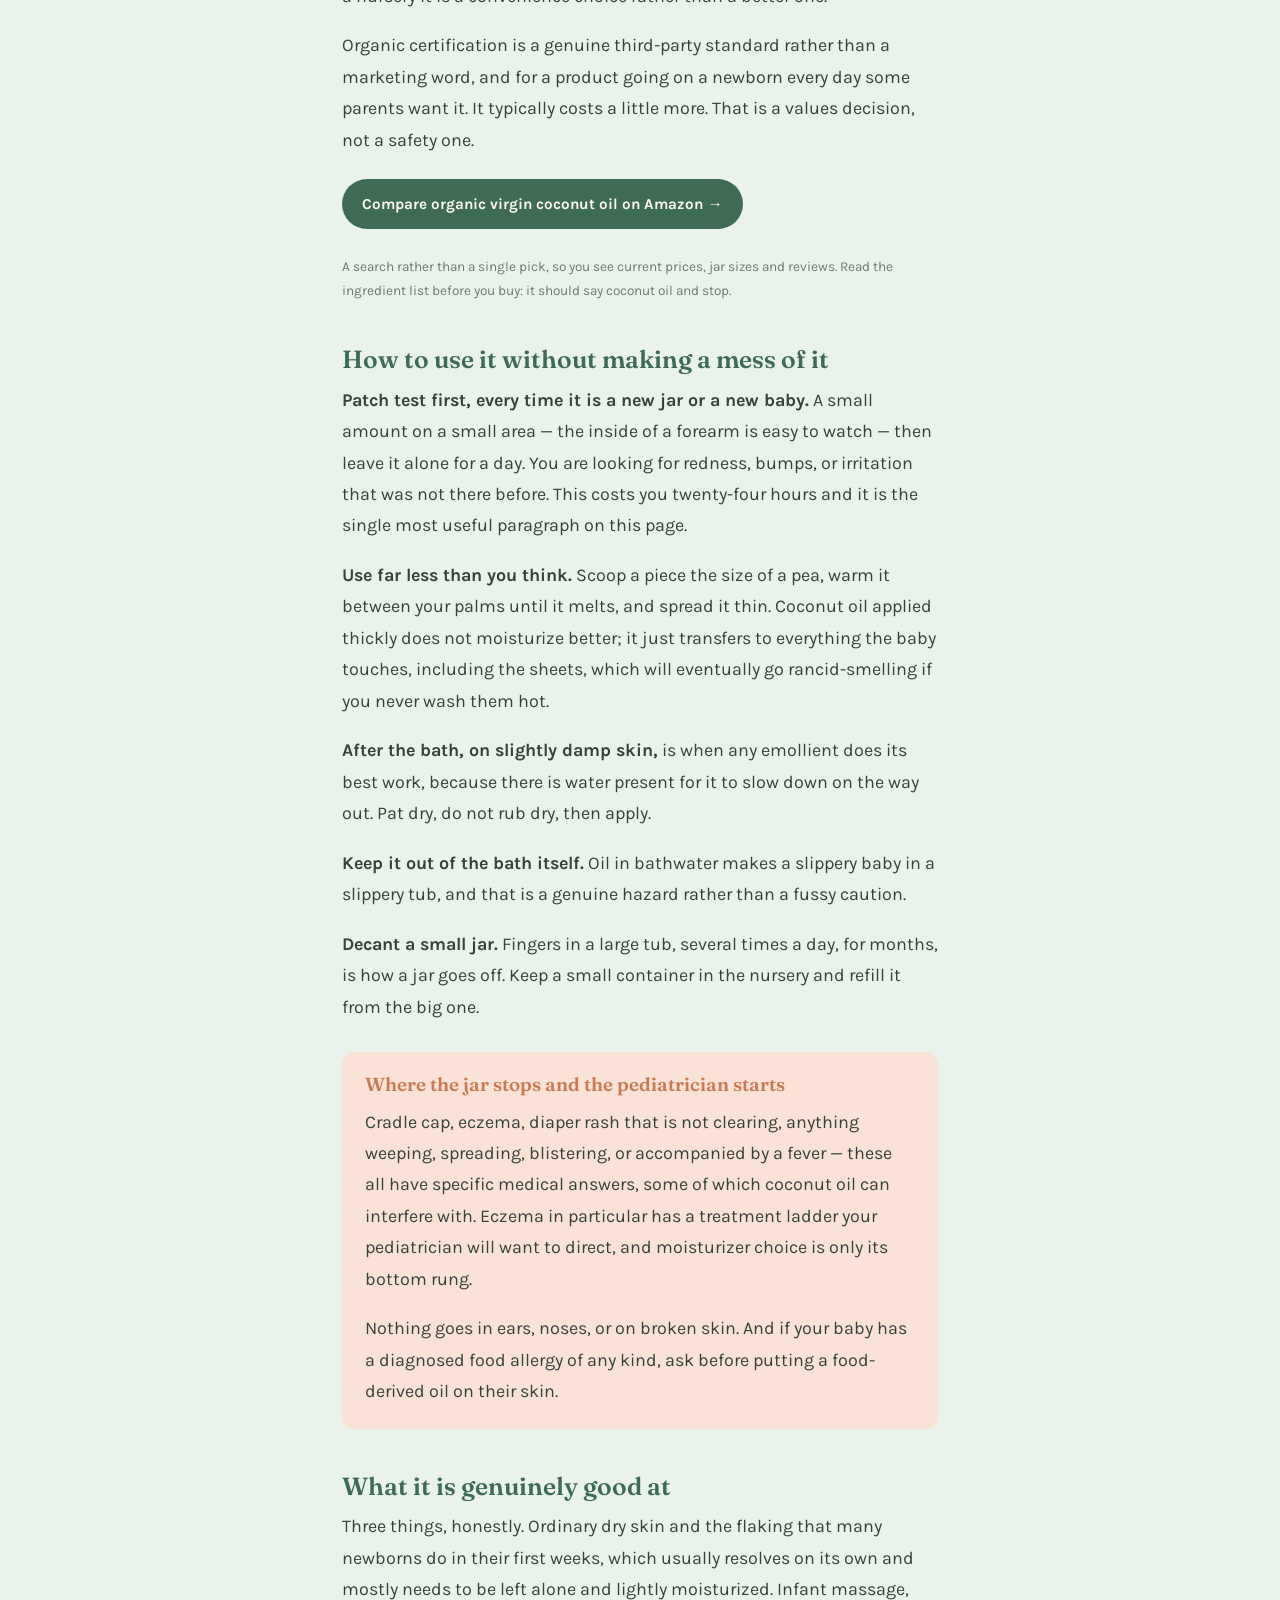
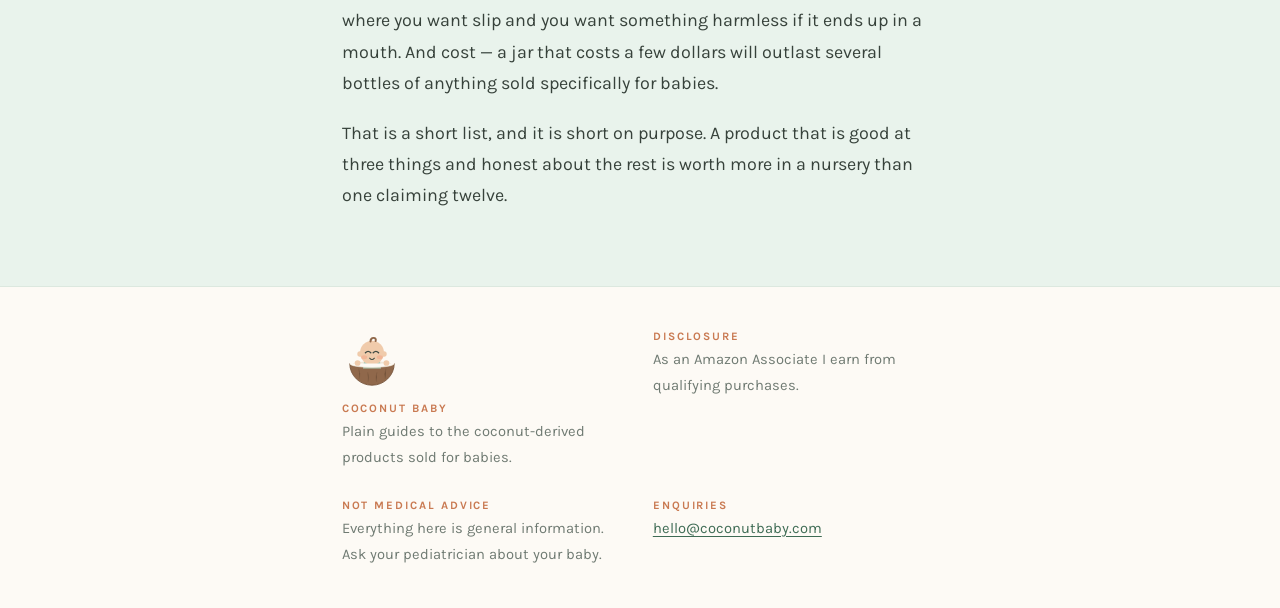
<file: coconut-oil-baby-skin.html>
<!DOCTYPE html>
<html lang="en">
<head>
<meta charset="utf-8">
<meta name="viewport" content="width=device-width, initial-scale=1">
<title>Coconut oil on baby skin — what it does, and who should skip it | Coconut Baby</title>
<meta name="description" content="Virgin versus refined coconut oil for babies, how to patch test, what the jar is and is not for, and the babies who should not get it at all.">
<link rel="icon" href="favicon.svg" type="image/svg+xml">
<link rel="preconnect" href="https://fonts.googleapis.com">
<link rel="preconnect" href="https://fonts.gstatic.com" crossorigin>
<link href="https://fonts.googleapis.com/css2?family=Fraunces:opsz,wght@9..144,400;9..144,600;9..144,700&family=Karla:wght@400;500;700&display=swap" rel="stylesheet">
<link rel="stylesheet" href="style.css">
</head>
<body>

<header class="masthead">
  <div class="wrap">
    <a href="index.html"><img src="mascot.svg" alt="" class="mascot-mark" width="36" height="36">Coconut Baby</a>
    <nav>
      <a href="coconut-oil-baby-skin.html">Skin oil</a>
      <a href="balms-and-lotions.html">Balms</a>
      <a href="bath-and-washing.html">Bath</a>
      <a href="baby-massage.html">Massage</a>
      <a href="coir-nursery.html">Nursery</a>
      <a href="diapering.html">Diapering</a>
      <a href="teething.html">Teething</a>
      <a href="feeding-and-weaning.html">Feeding</a>
      <a href="baby-clothes.html">Clothes</a>
    </nav>
  </div>
</header>

<div class="hero">
  <div class="wrap">
    <p class="eyebrow">Guide one</p>
    <h1>Coconut oil on baby skin</h1>
    <p class="lede">It is the cheapest thing in the baby aisle that actually works, sold beside a great many expensive things that do less. It is also not a medicine, and there are babies who should not have it.</p>
  </div>
</div>

<section class="tight">
  <div class="wrap">

    <p class="disclosure"><strong>Disclosure:</strong> As an Amazon Associate I earn from qualifying purchases. Links on this page go to Amazon and may earn a commission at no additional cost to you. Nothing here is medical advice — ask your pediatrician about your baby.</p>

    <div class="verdict">
      <h3>Who this is for</h3>
      <ul>
        <li>Parents wanting a single, cheap, short-ingredient moisturizer for ordinary dry patches, flaky newborn skin, or after-bath use.</li>
        <li>Anyone tired of paying eleven dollars for a lotion whose first ingredient is water.</li>
        <li>Parents who want to do infant massage and need something with slip that is safe if a hand ends up in a mouth.</li>
      </ul>
      <h3>Who should skip it</h3>
      <ul>
        <li>Babies with a known or suspected coconut allergy, or a family history of one. Coconut allergy is uncommon but real, and in the United States coconut is labeled as a tree nut.</li>
        <li>Anyone treating something. Broken skin, weeping patches, spreading rashes, cradle cap that is not improving, suspected infection — that is a doctor's call, not a jar's.</li>
        <li>Parents looking for sun protection. Coconut oil is not sunscreen and offers no meaningful protection.</li>
      </ul>
    </div>

    <h2>What it actually is</h2>

    <p>Coconut oil is fat pressed from the meat of the coconut. At room temperature in most houses it is a soft white solid; at skin temperature it melts. That is the whole trick, and it is a genuinely useful one: it goes on as a solid, so you use less than you would pour, and it turns to liquid the moment it touches a baby.</p>

    <p>What it does on skin is what any emollient does. It sits on the surface, slows the water leaving through it, and makes the outer layer feel softer and less tight. It is not absorbed into anything, it does not repair anything, and it does not treat any condition. Emollients are unglamorous and they are the foundation of nearly all everyday skin care, for babies and for adults.</p>

    <p>The reason it earns a page here rather than a sentence is that the baby aisle sells that same function at ten times the price with a picture of a coconut on the front and eighteen other ingredients behind it. If what you want is an emollient, you can buy the emollient.</p>

    <figure class="shot">
      <img src="coconut-oil-jar.jpeg" alt="A large open jar of solid white coconut oil with a spoon and a fresh scoop mark." loading="lazy">
      <figcaption>Solid at room temperature, liquid the moment it touches a baby. A jar this size costs a few dollars and outlasts several bottles of lotion.</figcaption>
    </figure>

<h2>Virgin or refined — the only spec that matters</h2>

    <p>You will see two words on jars, and the difference is real but small.</p>

    <p><strong>Virgin</strong>, sometimes called unrefined, extra virgin, or cold-pressed, is pressed from fresh coconut meat without high heat or chemical processing. It smells and tastes strongly of coconut. Most people buying it for a baby want this one, on the general principle of fewer processing steps.</p>

    <p><strong>Refined</strong> is pressed from dried coconut meat and then filtered, bleached or deodorized. It is nearly odourless and slightly cheaper. On skin it performs essentially the same job. If the coconut smell bothers you or bothers the baby, refined is a perfectly reasonable choice and not a compromise on safety.</p>

    <p>The marketing words that follow those two — cold-pressed, centrifuged, raw, unrefined, extra virgin — are mostly gradations of the same idea, and there is no governing standard forcing them to mean anything precise. Do not pay a premium for a stack of adjectives. What you want on the label is coconut oil, and then nothing else.</p>

    <p>There is a third jar you will meet, usually shelved with the massage products: <strong>fractionated coconut oil</strong>, sometimes sold as MCT oil. Some of the fat has been removed so that it stays liquid at room temperature and has a much longer shelf life. It pours, it spreads easily, and it does not leave the same residue — which is why massage therapists like it. It is a different product from the jar in the kitchen, generally costs more, and is not what a recipe or a general recommendation means by coconut oil. For a nursery it is a convenience choice rather than a better one.</p>

    <p>Organic certification is a genuine third-party standard rather than a marketing word, and for a product going on a newborn every day some parents want it. It typically costs a little more. That is a values decision, not a safety one.</p>

    <p><a class="shop" href="https://www.amazon.com/s?k=organic+virgin+coconut+oil&amp;tag=142014332030-20" rel="noopener nofollow">Compare organic virgin coconut oil on Amazon</a></p>
    <p style="font-size:0.85rem;color:var(--ink-soft);margin-top:0;">A search rather than a single pick, so you see current prices, jar sizes and reviews. Read the ingredient list before you buy: it should say coconut oil and stop.</p>

    <h2>How to use it without making a mess of it</h2>

    <p><strong>Patch test first, every time it is a new jar or a new baby.</strong> A small amount on a small area — the inside of a forearm is easy to watch — then leave it alone for a day. You are looking for redness, bumps, or irritation that was not there before. This costs you twenty-four hours and it is the single most useful paragraph on this page.</p>

    <p><strong>Use far less than you think.</strong> Scoop a piece the size of a pea, warm it between your palms until it melts, and spread it thin. Coconut oil applied thickly does not moisturize better; it just transfers to everything the baby touches, including the sheets, which will eventually go rancid-smelling if you never wash them hot.</p>

    <p><strong>After the bath, on slightly damp skin,</strong> is when any emollient does its best work, because there is water present for it to slow down on the way out. Pat dry, do not rub dry, then apply.</p>

    <p><strong>Keep it out of the bath itself.</strong> Oil in bathwater makes a slippery baby in a slippery tub, and that is a genuine hazard rather than a fussy caution.</p>

    <p><strong>Decant a small jar.</strong> Fingers in a large tub, several times a day, for months, is how a jar goes off. Keep a small container in the nursery and refill it from the big one.</p>

    <div class="safety">
      <h3>Where the jar stops and the pediatrician starts</h3>
      <p>Cradle cap, eczema, diaper rash that is not clearing, anything weeping, spreading, blistering, or accompanied by a fever — these all have specific medical answers, some of which coconut oil can interfere with. Eczema in particular has a treatment ladder your pediatrician will want to direct, and moisturizer choice is only its bottom rung.</p>
      <p>Nothing goes in ears, noses, or on broken skin. And if your baby has a diagnosed food allergy of any kind, ask before putting a food-derived oil on their skin.</p>
    </div>

    <h2>What it is genuinely good at</h2>

    <p>Three things, honestly. Ordinary dry skin and the flaking that many newborns do in their first weeks, which usually resolves on its own and mostly needs to be left alone and lightly moisturized. Infant massage, where you want slip and you want something harmless if it ends up in a mouth. And cost — a jar that costs a few dollars will outlast several bottles of anything sold specifically for babies.</p>

    <p>That is a short list, and it is short on purpose. A product that is good at three things and honest about the rest is worth more in a nursery than one claiming twelve.</p>

  </div>
</section>

<footer class="colophon">
  <div class="wrap colophon-grid">
    <div>
      <img src="mascot.svg" alt="" class="mascot-foot" width="60" height="60">
      <p class="eyebrow eyebrow-light">Coconut Baby</p>
      <p>Plain guides to the coconut-derived products sold for babies.</p>
    </div>
    <div>
      <p class="eyebrow eyebrow-light">Disclosure</p>
      <p>As an Amazon Associate I earn from qualifying purchases.</p>
    </div>
    <div>
      <p class="eyebrow eyebrow-light">Not medical advice</p>
      <p>Everything here is general information. Ask your pediatrician about your baby.</p>
    </div>
    <div>
      <p class="eyebrow eyebrow-light">Enquiries</p>
      <p><a href="mailto:hello@coconutbaby.com">hello@coconutbaby.com</a></p>
    </div>
  </div>
</footer>

</body>
</html>
</file>
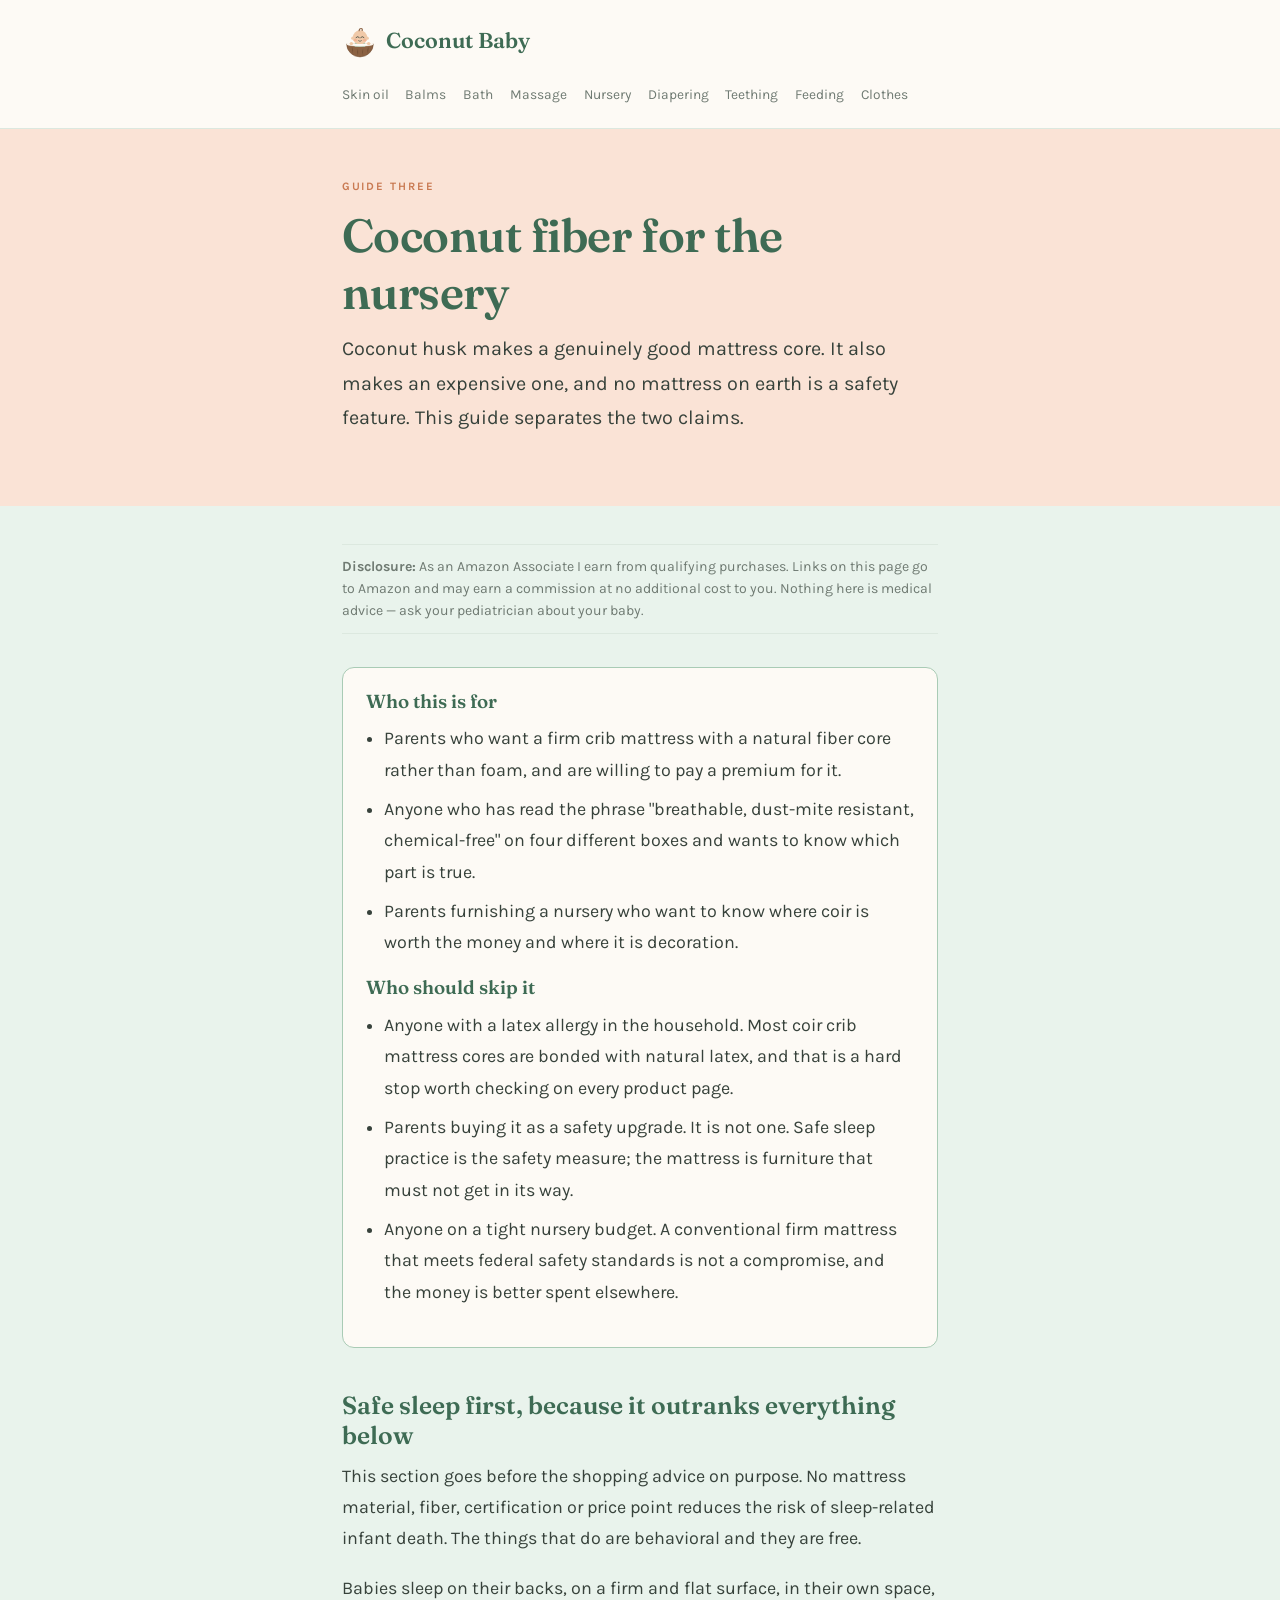
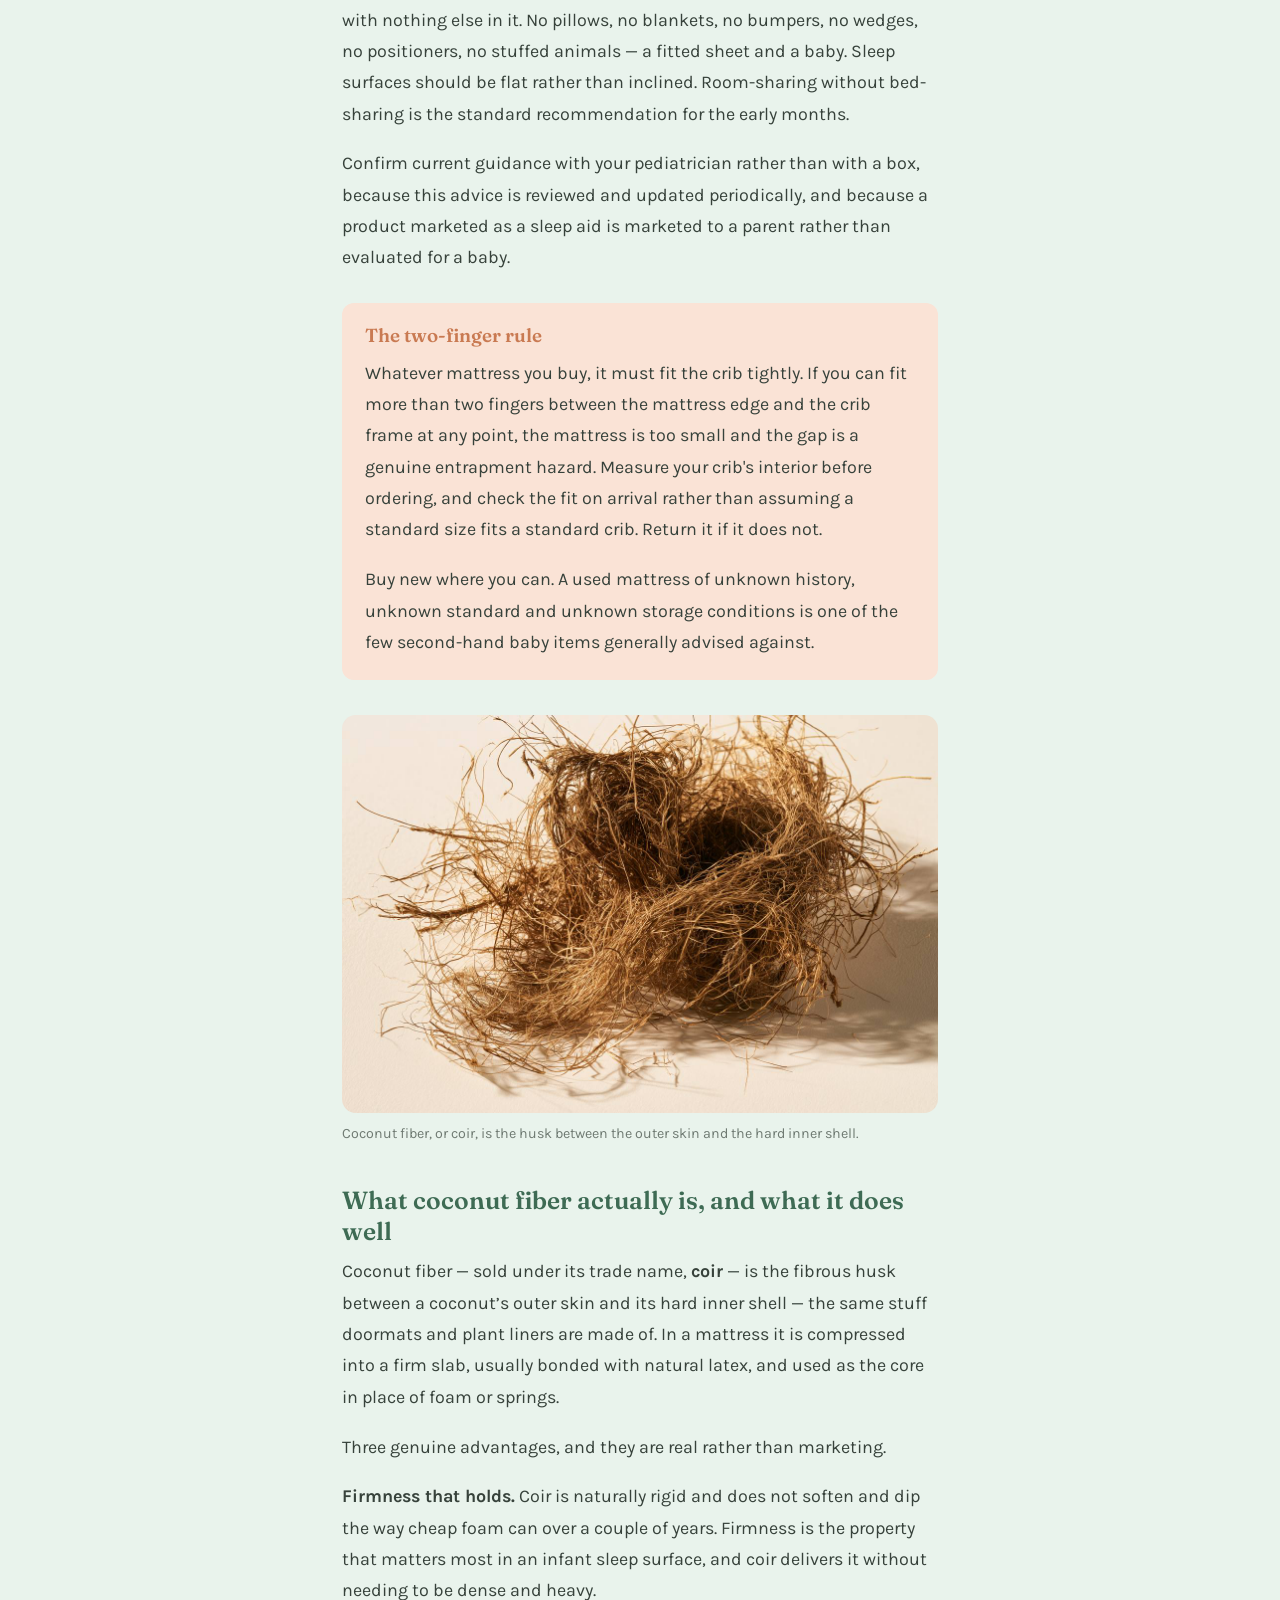
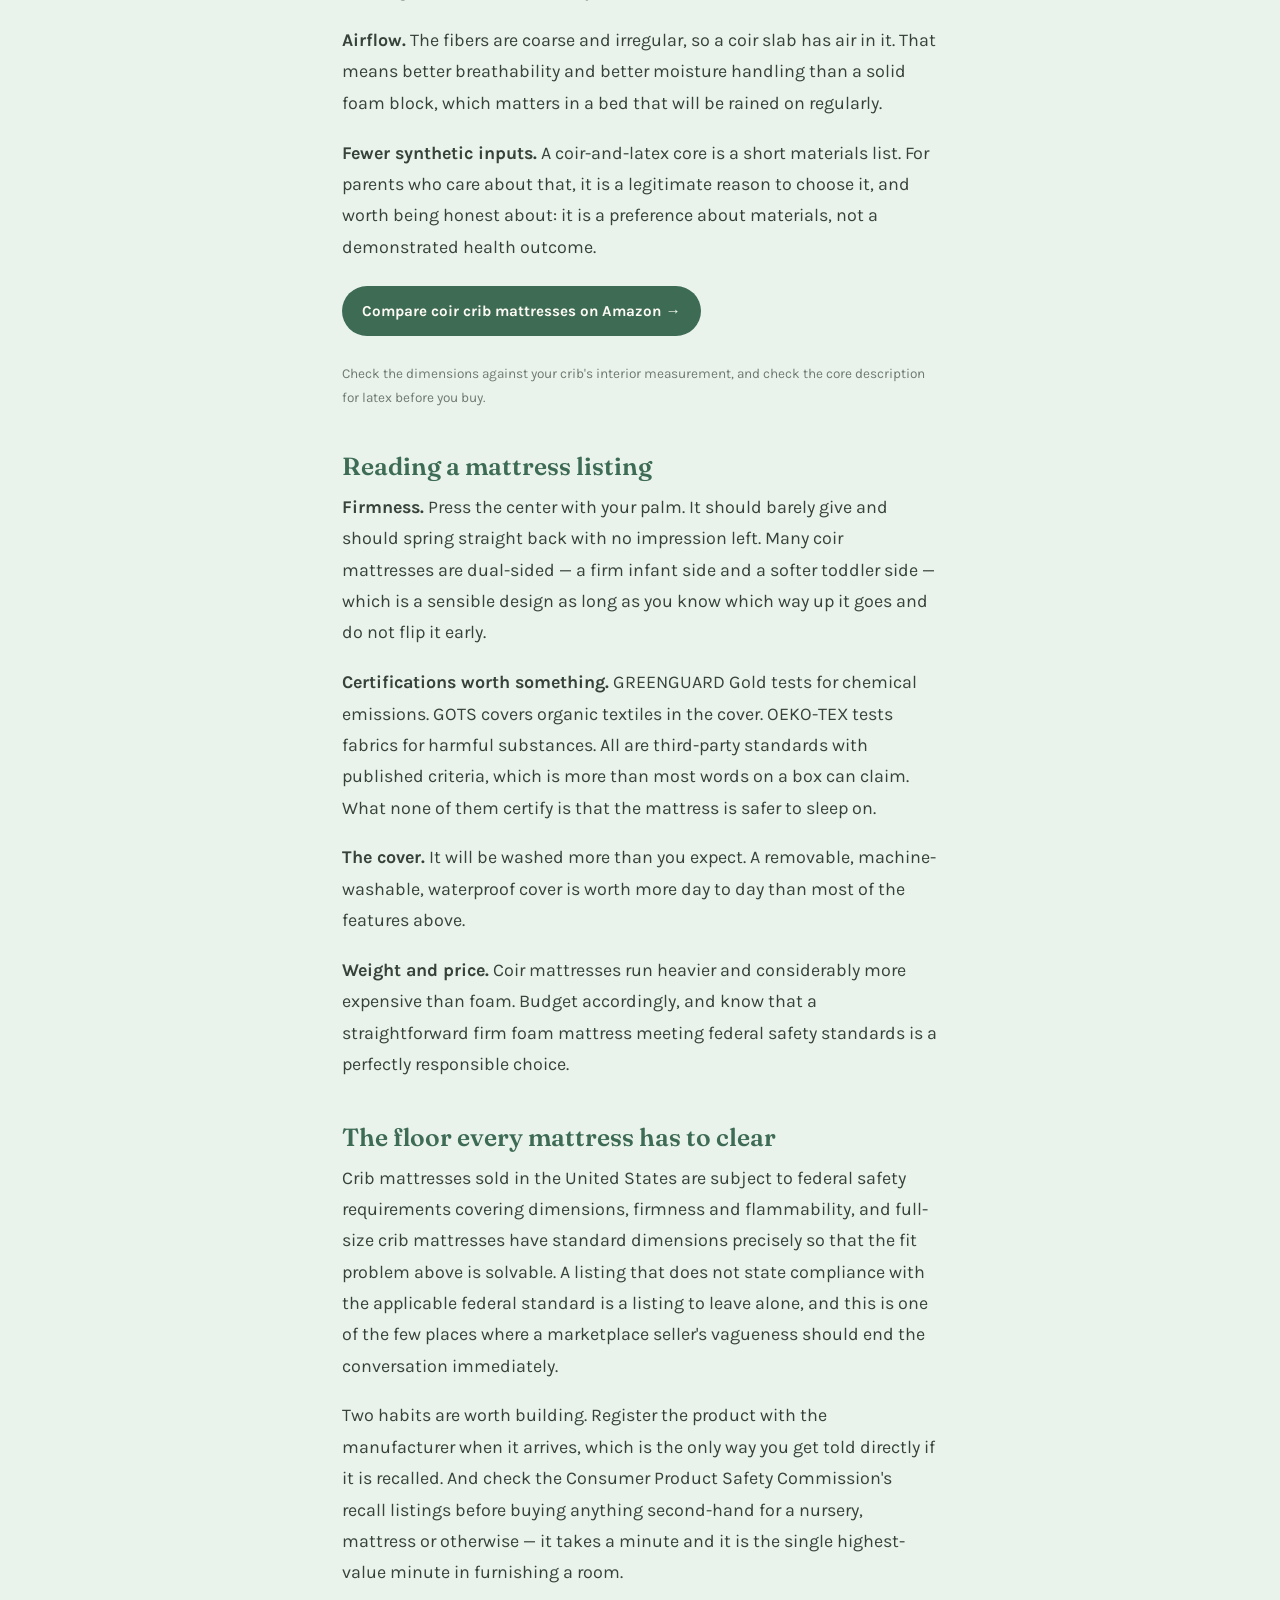
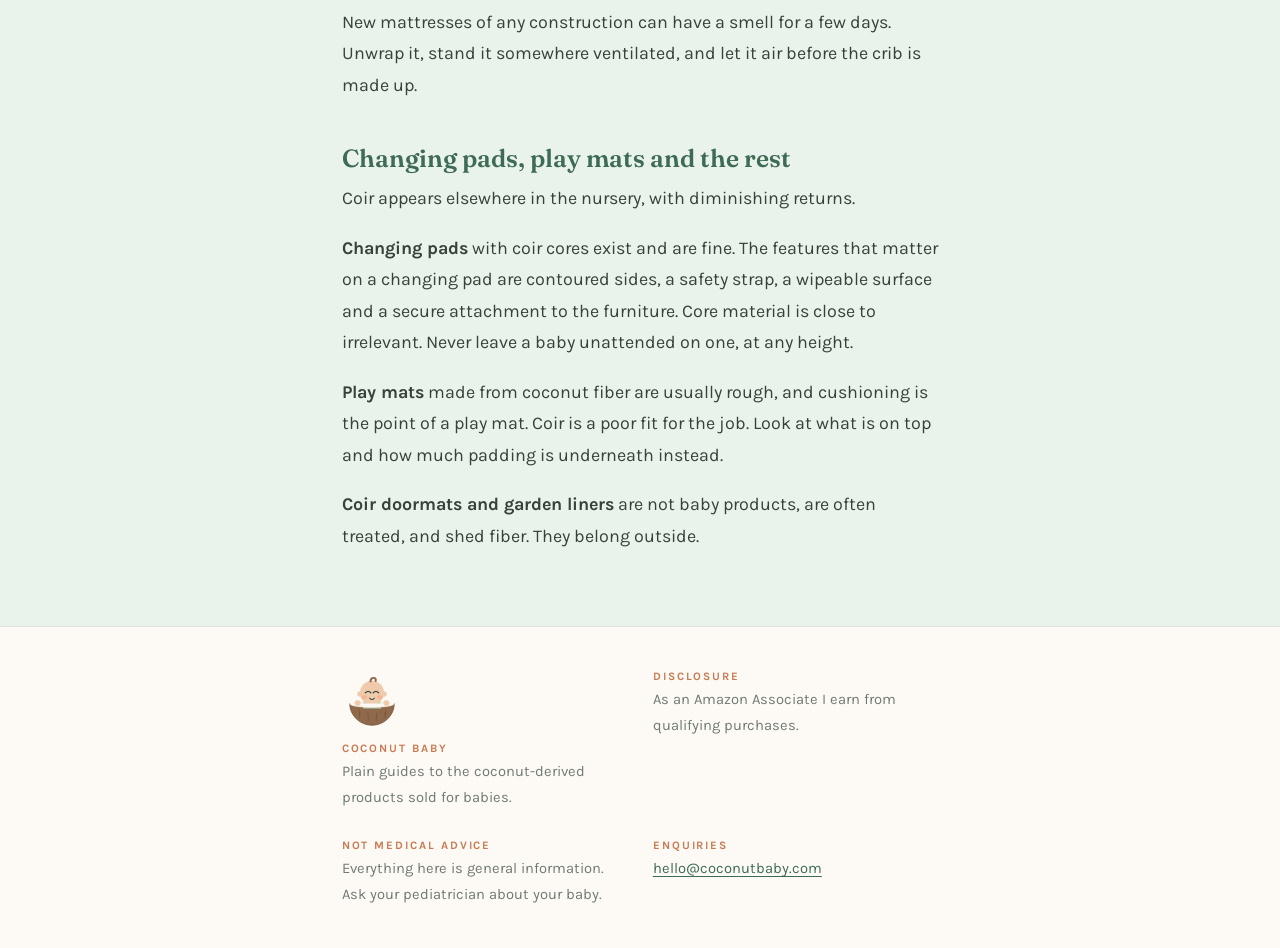
<file: coir-nursery.html>
<!DOCTYPE html>
<html lang="en">
<head>
<meta charset="utf-8">
<meta name="viewport" content="width=device-width, initial-scale=1">
<title>Coconut fiber (coir) for the nursery — mattresses, pads and mats | Coconut Baby</title>
<meta name="description" content="What coconut coir does well in a crib mattress, how to run the fit and firmness tests, and the safe-sleep rules that outrank every product claim on the box.">
<link rel="icon" href="favicon.svg" type="image/svg+xml">
<link rel="preconnect" href="https://fonts.googleapis.com">
<link rel="preconnect" href="https://fonts.gstatic.com" crossorigin>
<link href="https://fonts.googleapis.com/css2?family=Fraunces:opsz,wght@9..144,400;9..144,600;9..144,700&family=Karla:wght@400;500;700&display=swap" rel="stylesheet">
<link rel="stylesheet" href="style.css">
</head>
<body>

<header class="masthead">
  <div class="wrap">
    <a href="index.html"><img src="mascot.svg" alt="" class="mascot-mark" width="36" height="36">Coconut Baby</a>
    <nav>
      <a href="coconut-oil-baby-skin.html">Skin oil</a>
      <a href="balms-and-lotions.html">Balms</a>
      <a href="bath-and-washing.html">Bath</a>
      <a href="baby-massage.html">Massage</a>
      <a href="coir-nursery.html">Nursery</a>
      <a href="diapering.html">Diapering</a>
      <a href="teething.html">Teething</a>
      <a href="feeding-and-weaning.html">Feeding</a>
      <a href="baby-clothes.html">Clothes</a>
    </nav>
  </div>
</header>

<div class="hero">
  <div class="wrap">
    <p class="eyebrow">Guide three</p>
    <h1>Coconut fiber for the nursery</h1>
    <p class="lede">Coconut husk makes a genuinely good mattress core. It also makes an expensive one, and no mattress on earth is a safety feature. This guide separates the two claims.</p>
  </div>
</div>

<section class="tight">
  <div class="wrap">

    <p class="disclosure"><strong>Disclosure:</strong> As an Amazon Associate I earn from qualifying purchases. Links on this page go to Amazon and may earn a commission at no additional cost to you. Nothing here is medical advice — ask your pediatrician about your baby.</p>

    <div class="verdict">
      <h3>Who this is for</h3>
      <ul>
        <li>Parents who want a firm crib mattress with a natural fiber core rather than foam, and are willing to pay a premium for it.</li>
        <li>Anyone who has read the phrase "breathable, dust-mite resistant, chemical-free" on four different boxes and wants to know which part is true.</li>
        <li>Parents furnishing a nursery who want to know where coir is worth the money and where it is decoration.</li>
      </ul>
      <h3>Who should skip it</h3>
      <ul>
        <li>Anyone with a latex allergy in the household. Most coir crib mattress cores are bonded with natural latex, and that is a hard stop worth checking on every product page.</li>
        <li>Parents buying it as a safety upgrade. It is not one. Safe sleep practice is the safety measure; the mattress is furniture that must not get in its way.</li>
        <li>Anyone on a tight nursery budget. A conventional firm mattress that meets federal safety standards is not a compromise, and the money is better spent elsewhere.</li>
      </ul>
    </div>

    <h2>Safe sleep first, because it outranks everything below</h2>

    <p>This section goes before the shopping advice on purpose. No mattress material, fiber, certification or price point reduces the risk of sleep-related infant death. The things that do are behavioral and they are free.</p>

    <p>Babies sleep on their backs, on a firm and flat surface, in their own space, with nothing else in it. No pillows, no blankets, no bumpers, no wedges, no positioners, no stuffed animals — a fitted sheet and a baby. Sleep surfaces should be flat rather than inclined. Room-sharing without bed-sharing is the standard recommendation for the early months.</p>

    <p>Confirm current guidance with your pediatrician rather than with a box, because this advice is reviewed and updated periodically, and because a product marketed as a sleep aid is marketed to a parent rather than evaluated for a baby.</p>

    <div class="safety">
      <h3>The two-finger rule</h3>
      <p>Whatever mattress you buy, it must fit the crib tightly. If you can fit more than two fingers between the mattress edge and the crib frame at any point, the mattress is too small and the gap is a genuine entrapment hazard. Measure your crib's interior before ordering, and check the fit on arrival rather than assuming a standard size fits a standard crib. Return it if it does not.</p>
      <p>Buy new where you can. A used mattress of unknown history, unknown standard and unknown storage conditions is one of the few second-hand baby items generally advised against.</p>
    </div>

    <figure class="shot">
      <img src="coconut-fiber.jpeg" alt="Loose coconut fiber, also called coir, coarse and pale brown." loading="lazy">
      <figcaption>Coconut fiber, or coir, is the husk between the outer skin and the hard inner shell.</figcaption>
    </figure>

<h2>What coconut fiber actually is, and what it does well</h2>

    <p>Coconut fiber — sold under its trade name, <strong>coir</strong> — is the fibrous husk between a coconut&rsquo;s outer skin and its hard inner shell — the same stuff doormats and plant liners are made of. In a mattress it is compressed into a firm slab, usually bonded with natural latex, and used as the core in place of foam or springs.</p>

    <p>Three genuine advantages, and they are real rather than marketing.</p>

    <p><strong>Firmness that holds.</strong> Coir is naturally rigid and does not soften and dip the way cheap foam can over a couple of years. Firmness is the property that matters most in an infant sleep surface, and coir delivers it without needing to be dense and heavy.</p>

    <p><strong>Airflow.</strong> The fibers are coarse and irregular, so a coir slab has air in it. That means better breathability and better moisture handling than a solid foam block, which matters in a bed that will be rained on regularly.</p>

    <p><strong>Fewer synthetic inputs.</strong> A coir-and-latex core is a short materials list. For parents who care about that, it is a legitimate reason to choose it, and worth being honest about: it is a preference about materials, not a demonstrated health outcome.</p>

    <p><a class="shop" href="https://www.amazon.com/s?k=coconut+coir+crib+mattress+organic&amp;tag=142014332030-20" rel="noopener nofollow">Compare coir crib mattresses on Amazon</a></p>
    <p style="font-size:0.85rem;color:var(--ink-soft);margin-top:0;">Check the dimensions against your crib's interior measurement, and check the core description for latex before you buy.</p>

    <h2>Reading a mattress listing</h2>

    <p><strong>Firmness.</strong> Press the center with your palm. It should barely give and should spring straight back with no impression left. Many coir mattresses are dual-sided — a firm infant side and a softer toddler side — which is a sensible design as long as you know which way up it goes and do not flip it early.</p>

    <p><strong>Certifications worth something.</strong> GREENGUARD Gold tests for chemical emissions. GOTS covers organic textiles in the cover. OEKO-TEX tests fabrics for harmful substances. All are third-party standards with published criteria, which is more than most words on a box can claim. What none of them certify is that the mattress is safer to sleep on.</p>

    <p><strong>The cover.</strong> It will be washed more than you expect. A removable, machine-washable, waterproof cover is worth more day to day than most of the features above.</p>

    <p><strong>Weight and price.</strong> Coir mattresses run heavier and considerably more expensive than foam. Budget accordingly, and know that a straightforward firm foam mattress meeting federal safety standards is a perfectly responsible choice.</p>

    <h2>The floor every mattress has to clear</h2>

    <p>Crib mattresses sold in the United States are subject to federal safety requirements covering dimensions, firmness and flammability, and full-size crib mattresses have standard dimensions precisely so that the fit problem above is solvable. A listing that does not state compliance with the applicable federal standard is a listing to leave alone, and this is one of the few places where a marketplace seller's vagueness should end the conversation immediately.</p>

    <p>Two habits are worth building. Register the product with the manufacturer when it arrives, which is the only way you get told directly if it is recalled. And check the Consumer Product Safety Commission's recall listings before buying anything second-hand for a nursery, mattress or otherwise — it takes a minute and it is the single highest-value minute in furnishing a room.</p>

    <p>New mattresses of any construction can have a smell for a few days. Unwrap it, stand it somewhere ventilated, and let it air before the crib is made up.</p>

    <h2>Changing pads, play mats and the rest</h2>

    <p>Coir appears elsewhere in the nursery, with diminishing returns.</p>

    <p><strong>Changing pads</strong> with coir cores exist and are fine. The features that matter on a changing pad are contoured sides, a safety strap, a wipeable surface and a secure attachment to the furniture. Core material is close to irrelevant. Never leave a baby unattended on one, at any height.</p>

    <p><strong>Play mats</strong> made from coconut fiber are usually rough, and cushioning is the point of a play mat. Coir is a poor fit for the job. Look at what is on top and how much padding is underneath instead.</p>

    <p><strong>Coir doormats and garden liners</strong> are not baby products, are often treated, and shed fiber. They belong outside.</p>

  </div>
</section>

<footer class="colophon">
  <div class="wrap colophon-grid">
    <div>
      <img src="mascot.svg" alt="" class="mascot-foot" width="60" height="60">
      <p class="eyebrow eyebrow-light">Coconut Baby</p>
      <p>Plain guides to the coconut-derived products sold for babies.</p>
    </div>
    <div>
      <p class="eyebrow eyebrow-light">Disclosure</p>
      <p>As an Amazon Associate I earn from qualifying purchases.</p>
    </div>
    <div>
      <p class="eyebrow eyebrow-light">Not medical advice</p>
      <p>Everything here is general information. Ask your pediatrician about your baby.</p>
    </div>
    <div>
      <p class="eyebrow eyebrow-light">Enquiries</p>
      <p><a href="mailto:hello@coconutbaby.com">hello@coconutbaby.com</a></p>
    </div>
  </div>
</footer>

</body>
</html>
</file>
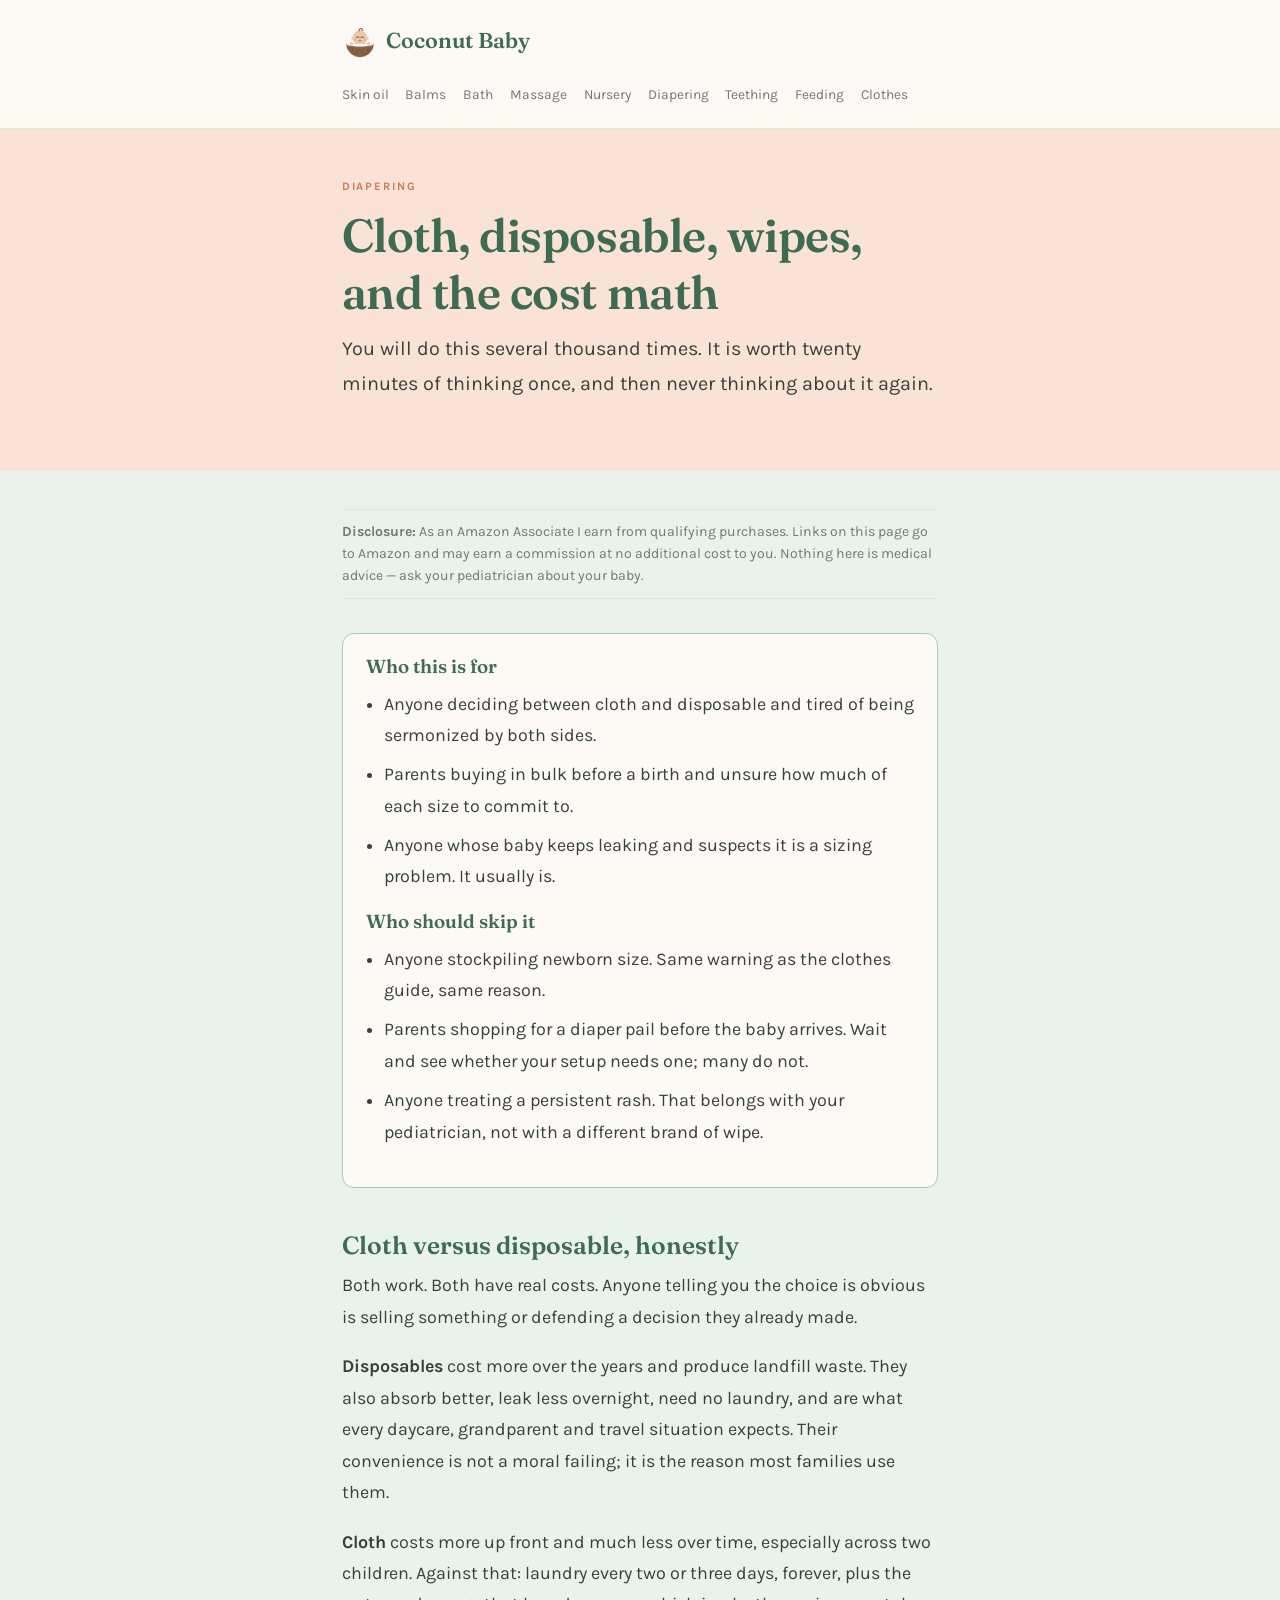
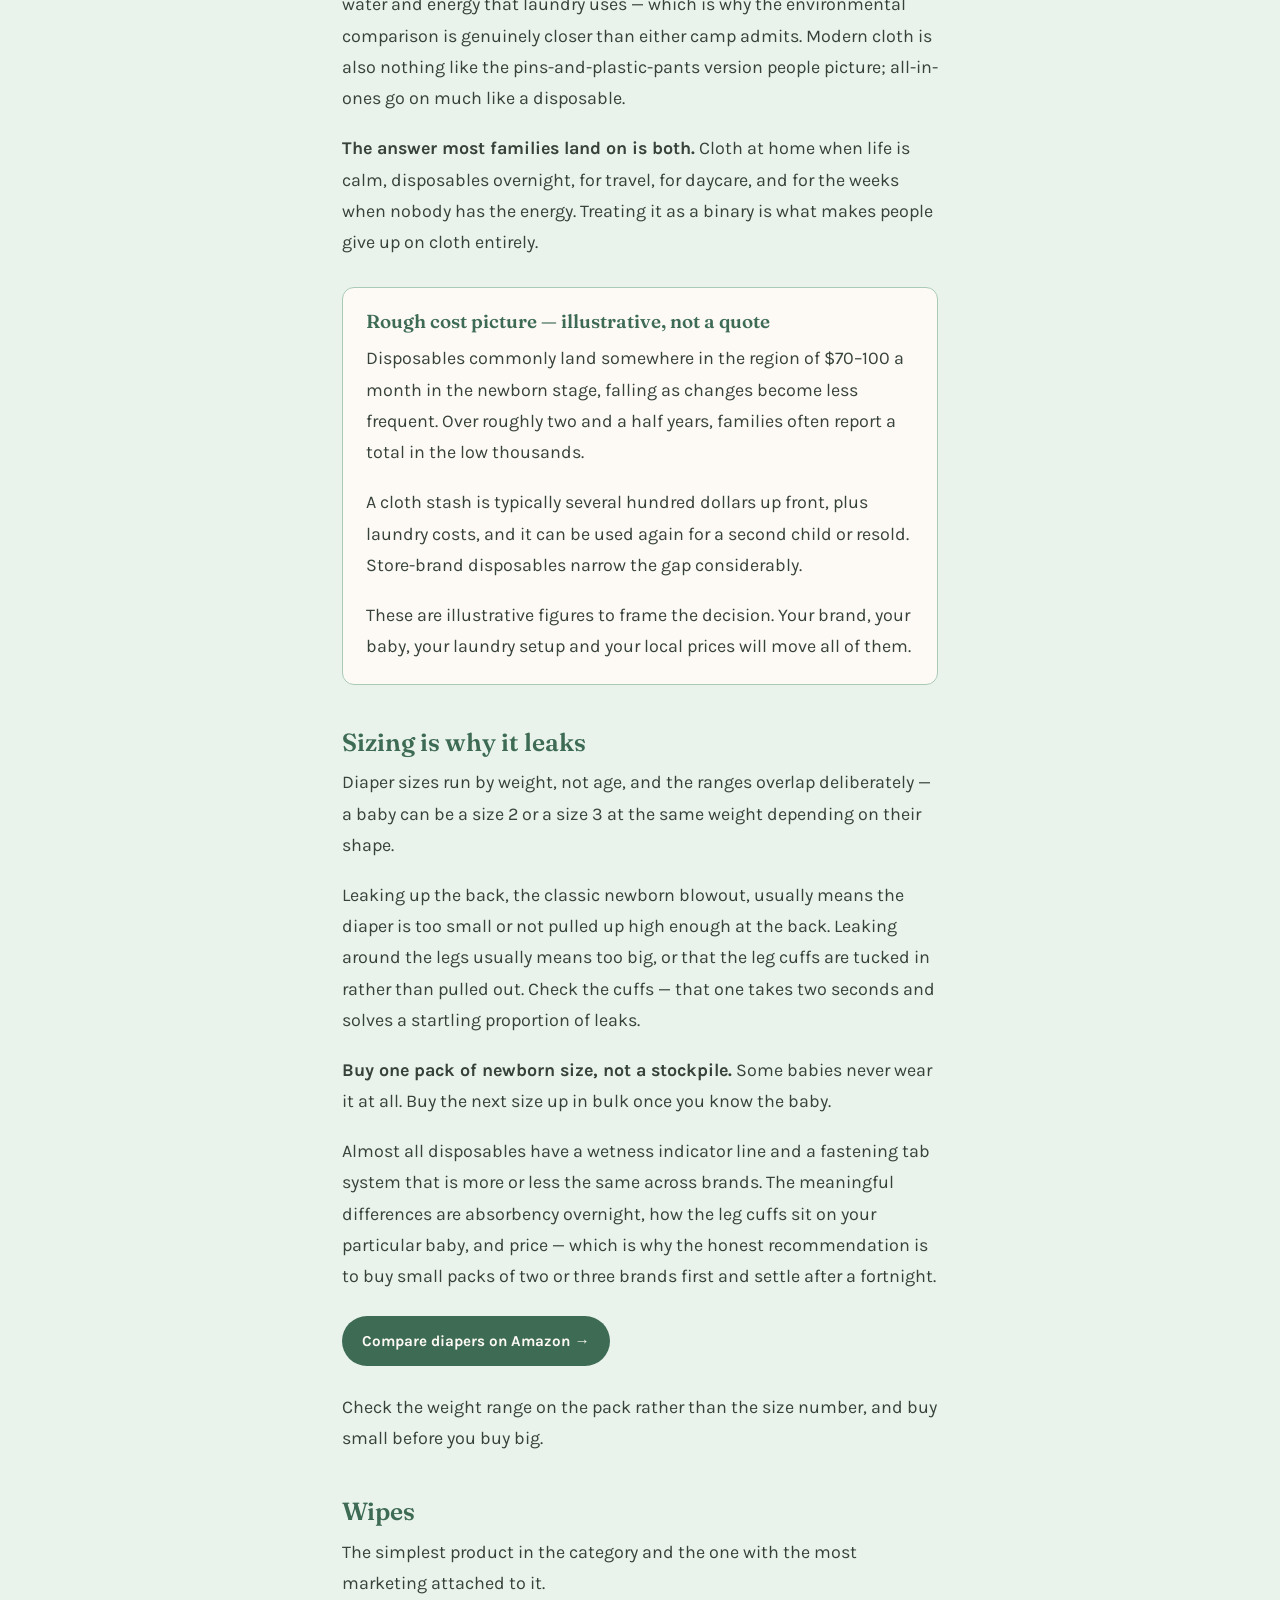
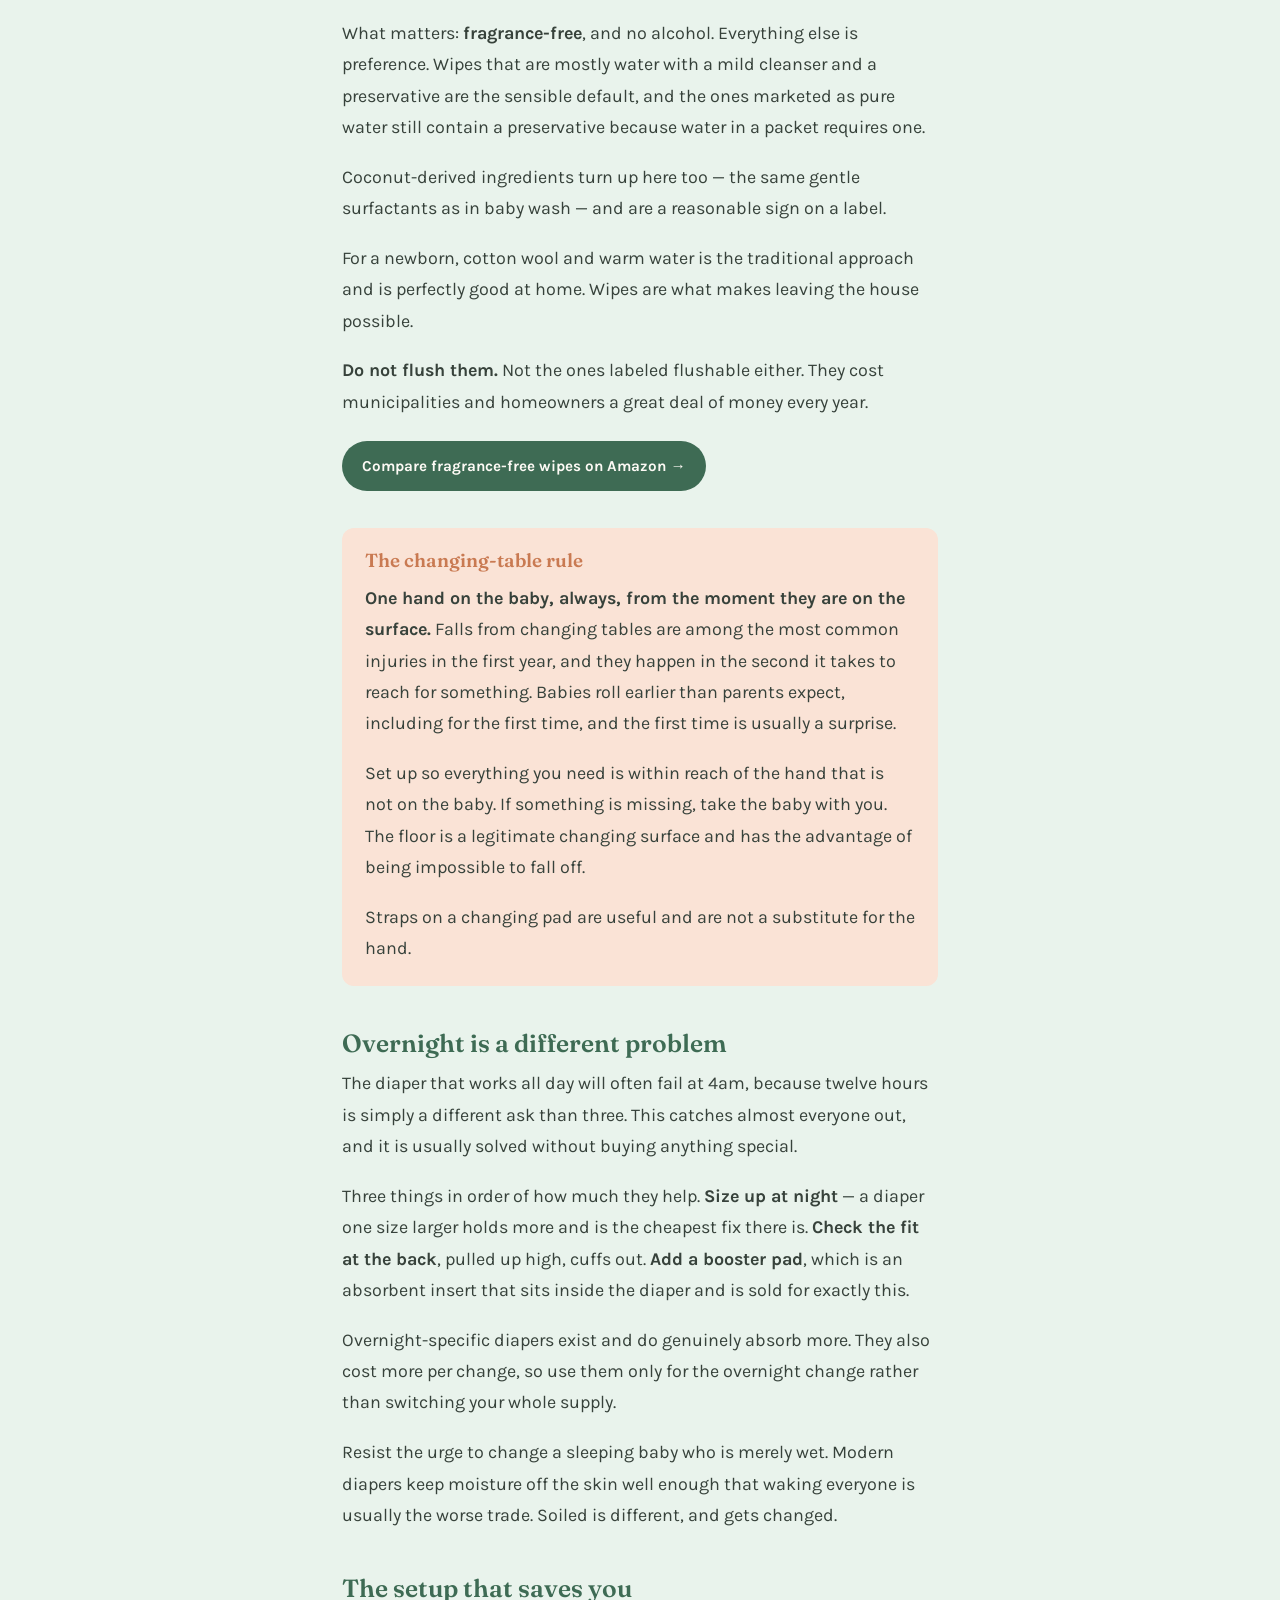
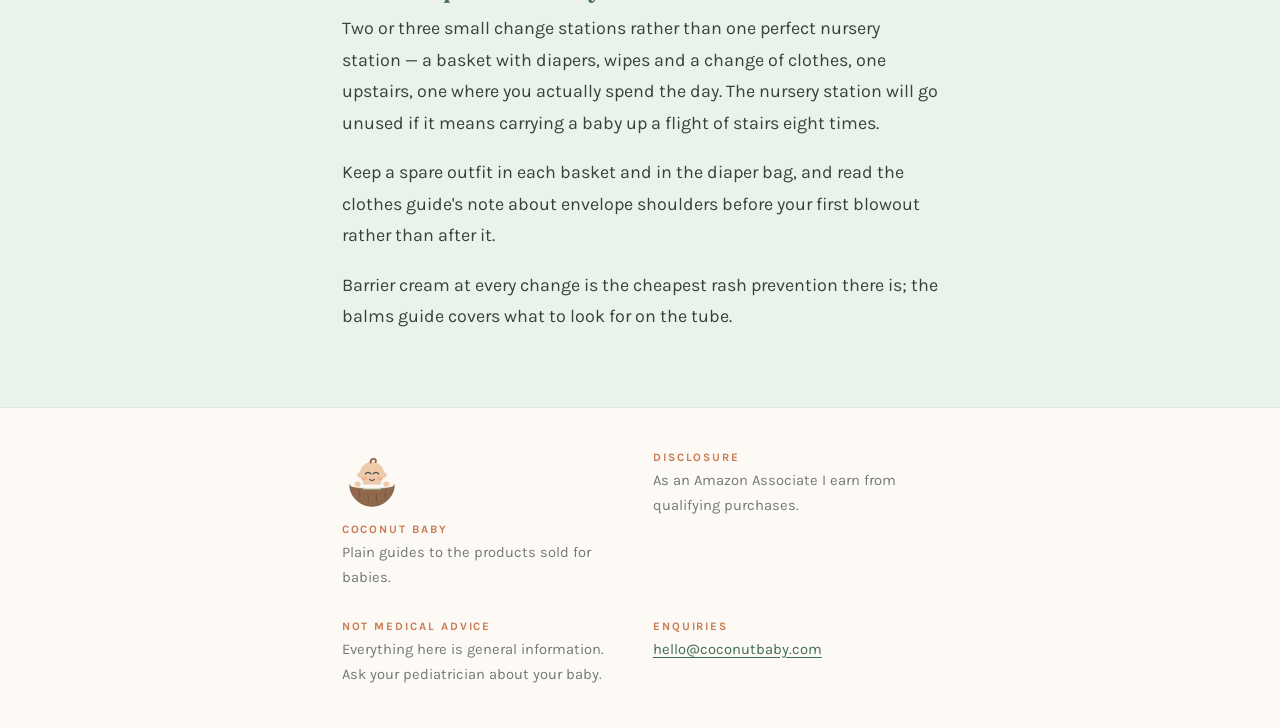
<file: diapering.html>
<!DOCTYPE html>
<html lang="en">
<head>
<meta charset="utf-8">
<meta name="viewport" content="width=device-width, initial-scale=1">
<title>Diapering — cloth, disposable, wipes, and the honest cost math | Coconut Baby</title>
<meta name="description" content="Cloth versus disposable without the sermon, how sizing actually works, what to look for in a wipe, and the changing-table rule that matters most.">
<link rel="icon" href="favicon.svg" type="image/svg+xml">
<link rel="preconnect" href="https://fonts.googleapis.com">
<link rel="preconnect" href="https://fonts.gstatic.com" crossorigin>
<link href="https://fonts.googleapis.com/css2?family=Fraunces:opsz,wght@9..144,400;9..144,600;9..144,700&family=Karla:wght@400;500;700&display=swap" rel="stylesheet">
<link rel="stylesheet" href="style.css">
</head>
<body>

<header class="masthead">
  <div class="wrap">
    <a href="index.html"><img src="mascot.svg" alt="" class="mascot-mark" width="36" height="36">Coconut Baby</a>
    <nav>
      <a href="coconut-oil-baby-skin.html">Skin oil</a>
      <a href="balms-and-lotions.html">Balms</a>
      <a href="bath-and-washing.html">Bath</a>
      <a href="baby-massage.html">Massage</a>
      <a href="coir-nursery.html">Nursery</a>
      <a href="diapering.html">Diapering</a>
      <a href="teething.html">Teething</a>
      <a href="feeding-and-weaning.html">Feeding</a>
      <a href="baby-clothes.html">Clothes</a>
    </nav>
  </div>
</header>

<div class="hero">
  <div class="wrap">
    <p class="eyebrow">Diapering</p>
    <h1>Cloth, disposable, wipes, and the cost math</h1>
    <p class="lede">You will do this several thousand times. It is worth twenty minutes of thinking once, and then never thinking about it again.</p>
  </div>
</div>

<section class="tight">
  <div class="wrap">

    <p class="disclosure"><strong>Disclosure:</strong> As an Amazon Associate I earn from qualifying purchases. Links on this page go to Amazon and may earn a commission at no additional cost to you. Nothing here is medical advice — ask your pediatrician about your baby.</p>

    <div class="verdict">
      <h3>Who this is for</h3>
      <ul>
        <li>Anyone deciding between cloth and disposable and tired of being sermonized by both sides.</li>
        <li>Parents buying in bulk before a birth and unsure how much of each size to commit to.</li>
        <li>Anyone whose baby keeps leaking and suspects it is a sizing problem. It usually is.</li>
      </ul>
      <h3>Who should skip it</h3>
      <ul>
        <li>Anyone stockpiling newborn size. Same warning as the clothes guide, same reason.</li>
        <li>Parents shopping for a diaper pail before the baby arrives. Wait and see whether your setup needs one; many do not.</li>
        <li>Anyone treating a persistent rash. That belongs with your pediatrician, not with a different brand of wipe.</li>
      </ul>
    </div>

    <h2>Cloth versus disposable, honestly</h2>

    <p>Both work. Both have real costs. Anyone telling you the choice is obvious is selling something or defending a decision they already made.</p>

    <p><strong>Disposables</strong> cost more over the years and produce landfill waste. They also absorb better, leak less overnight, need no laundry, and are what every daycare, grandparent and travel situation expects. Their convenience is not a moral failing; it is the reason most families use them.</p>

    <p><strong>Cloth</strong> costs more up front and much less over time, especially across two children. Against that: laundry every two or three days, forever, plus the water and energy that laundry uses — which is why the environmental comparison is genuinely closer than either camp admits. Modern cloth is also nothing like the pins-and-plastic-pants version people picture; all-in-ones go on much like a disposable.</p>

    <p><strong>The answer most families land on is both.</strong> Cloth at home when life is calm, disposables overnight, for travel, for daycare, and for the weeks when nobody has the energy. Treating it as a binary is what makes people give up on cloth entirely.</p>

    <div class="verdict">
      <h3>Rough cost picture — illustrative, not a quote</h3>
      <p>Disposables commonly land somewhere in the region of $70–100 a month in the newborn stage, falling as changes become less frequent. Over roughly two and a half years, families often report a total in the low thousands.</p>
      <p>A cloth stash is typically several hundred dollars up front, plus laundry costs, and it can be used again for a second child or resold. Store-brand disposables narrow the gap considerably.</p>
      <p>These are illustrative figures to frame the decision. Your brand, your baby, your laundry setup and your local prices will move all of them.</p>
    </div>

    <h2>Sizing is why it leaks</h2>

    <p>Diaper sizes run by weight, not age, and the ranges overlap deliberately — a baby can be a size 2 or a size 3 at the same weight depending on their shape.</p>

    <p>Leaking up the back, the classic newborn blowout, usually means the diaper is too small or not pulled up high enough at the back. Leaking around the legs usually means too big, or that the leg cuffs are tucked in rather than pulled out. Check the cuffs — that one takes two seconds and solves a startling proportion of leaks.</p>

    <p><strong>Buy one pack of newborn size, not a stockpile.</strong> Some babies never wear it at all. Buy the next size up in bulk once you know the baby.</p>

    <p>Almost all disposables have a wetness indicator line and a fastening tab system that is more or less the same across brands. The meaningful differences are absorbency overnight, how the leg cuffs sit on your particular baby, and price — which is why the honest recommendation is to buy small packs of two or three brands first and settle after a fortnight.</p>

    <p><a class="shop" href="https://www.amazon.com/s?k=baby+diapers+sensitive+fragrance+free&amp;tag=142014332030-20" rel="noopener nofollow">Compare diapers on Amazon</a></p>
    <p class="shop-note">Check the weight range on the pack rather than the size number, and buy small before you buy big.</p>

    <h2>Wipes</h2>

    <p>The simplest product in the category and the one with the most marketing attached to it.</p>

    <p>What matters: <strong>fragrance-free</strong>, and no alcohol. Everything else is preference. Wipes that are mostly water with a mild cleanser and a preservative are the sensible default, and the ones marketed as pure water still contain a preservative because water in a packet requires one.</p>

    <p>Coconut-derived ingredients turn up here too — the same gentle surfactants as in baby wash — and are a reasonable sign on a label.</p>

    <p>For a newborn, cotton wool and warm water is the traditional approach and is perfectly good at home. Wipes are what makes leaving the house possible.</p>

    <p><strong>Do not flush them.</strong> Not the ones labeled flushable either. They cost municipalities and homeowners a great deal of money every year.</p>

    <p><a class="shop" href="https://www.amazon.com/s?k=fragrance+free+baby+wipes+sensitive&amp;tag=142014332030-20" rel="noopener nofollow">Compare fragrance-free wipes on Amazon</a></p>

    <div class="safety">
      <h3>The changing-table rule</h3>
      <p><strong>One hand on the baby, always, from the moment they are on the surface.</strong> Falls from changing tables are among the most common injuries in the first year, and they happen in the second it takes to reach for something. Babies roll earlier than parents expect, including for the first time, and the first time is usually a surprise.</p>
      <p>Set up so everything you need is within reach of the hand that is not on the baby. If something is missing, take the baby with you. The floor is a legitimate changing surface and has the advantage of being impossible to fall off.</p>
      <p>Straps on a changing pad are useful and are not a substitute for the hand.</p>
    </div>

    <h2>Overnight is a different problem</h2>

    <p>The diaper that works all day will often fail at 4am, because twelve hours is simply a different ask than three. This catches almost everyone out, and it is usually solved without buying anything special.</p>

    <p>Three things in order of how much they help. <strong>Size up at night</strong> — a diaper one size larger holds more and is the cheapest fix there is. <strong>Check the fit at the back</strong>, pulled up high, cuffs out. <strong>Add a booster pad</strong>, which is an absorbent insert that sits inside the diaper and is sold for exactly this.</p>

    <p>Overnight-specific diapers exist and do genuinely absorb more. They also cost more per change, so use them only for the overnight change rather than switching your whole supply.</p>

    <p>Resist the urge to change a sleeping baby who is merely wet. Modern diapers keep moisture off the skin well enough that waking everyone is usually the worse trade. Soiled is different, and gets changed.</p>

    <h2>The setup that saves you</h2>

    <p>Two or three small change stations rather than one perfect nursery station — a basket with diapers, wipes and a change of clothes, one upstairs, one where you actually spend the day. The nursery station will go unused if it means carrying a baby up a flight of stairs eight times.</p>

    <p>Keep a spare outfit in each basket and in the diaper bag, and read the clothes guide's note about envelope shoulders before your first blowout rather than after it.</p>

    <p>Barrier cream at every change is the cheapest rash prevention there is; the balms guide covers what to look for on the tube.</p>

  </div>
</section>

<footer class="colophon">
  <div class="wrap colophon-grid">
    <div>
      <img src="mascot.svg" alt="" class="mascot-foot" width="60" height="60">
      <p class="eyebrow eyebrow-light">Coconut Baby</p>
      <p>Plain guides to the products sold for babies.</p>
    </div>
    <div>
      <p class="eyebrow eyebrow-light">Disclosure</p>
      <p>As an Amazon Associate I earn from qualifying purchases.</p>
    </div>
    <div>
      <p class="eyebrow eyebrow-light">Not medical advice</p>
      <p>Everything here is general information. Ask your pediatrician about your baby.</p>
    </div>
    <div>
      <p class="eyebrow eyebrow-light">Enquiries</p>
      <p><a href="mailto:hello@coconutbaby.com">hello@coconutbaby.com</a></p>
    </div>
  </div>
</footer>

</body>
</html>
</file>
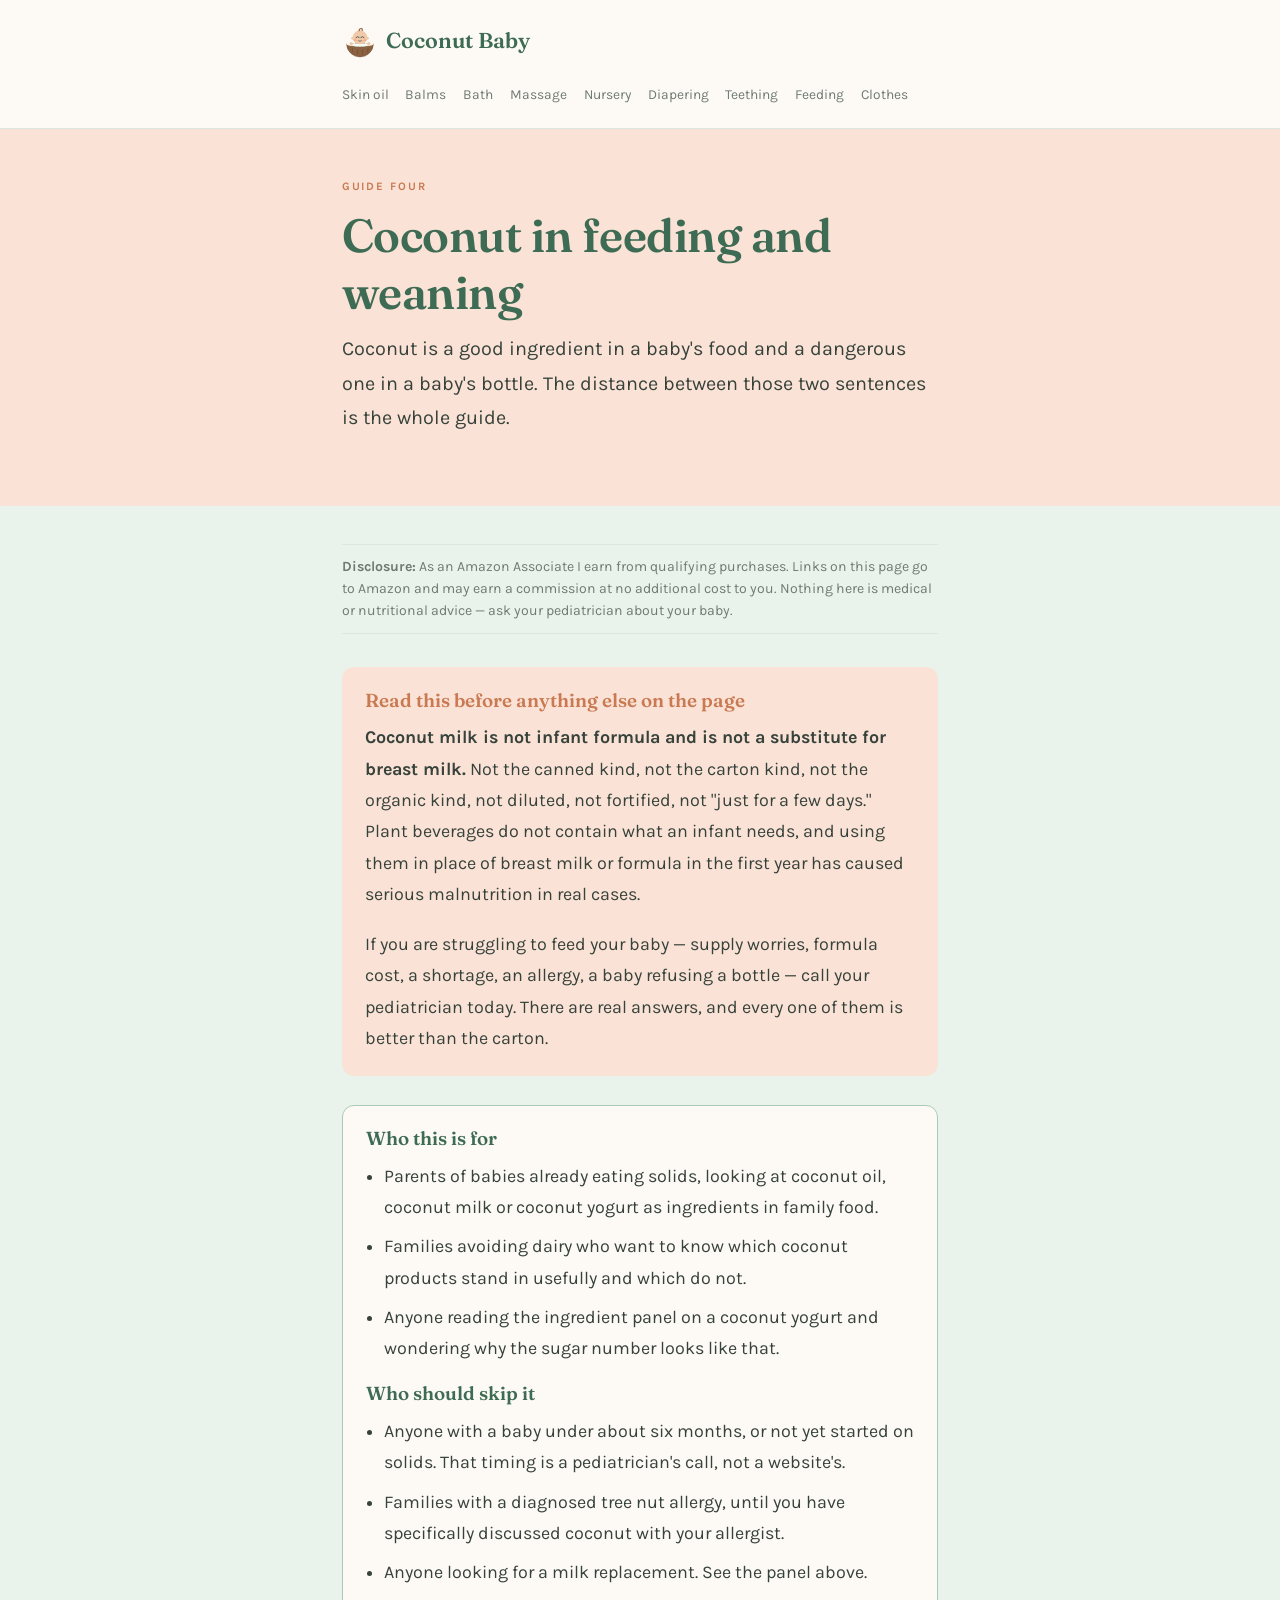
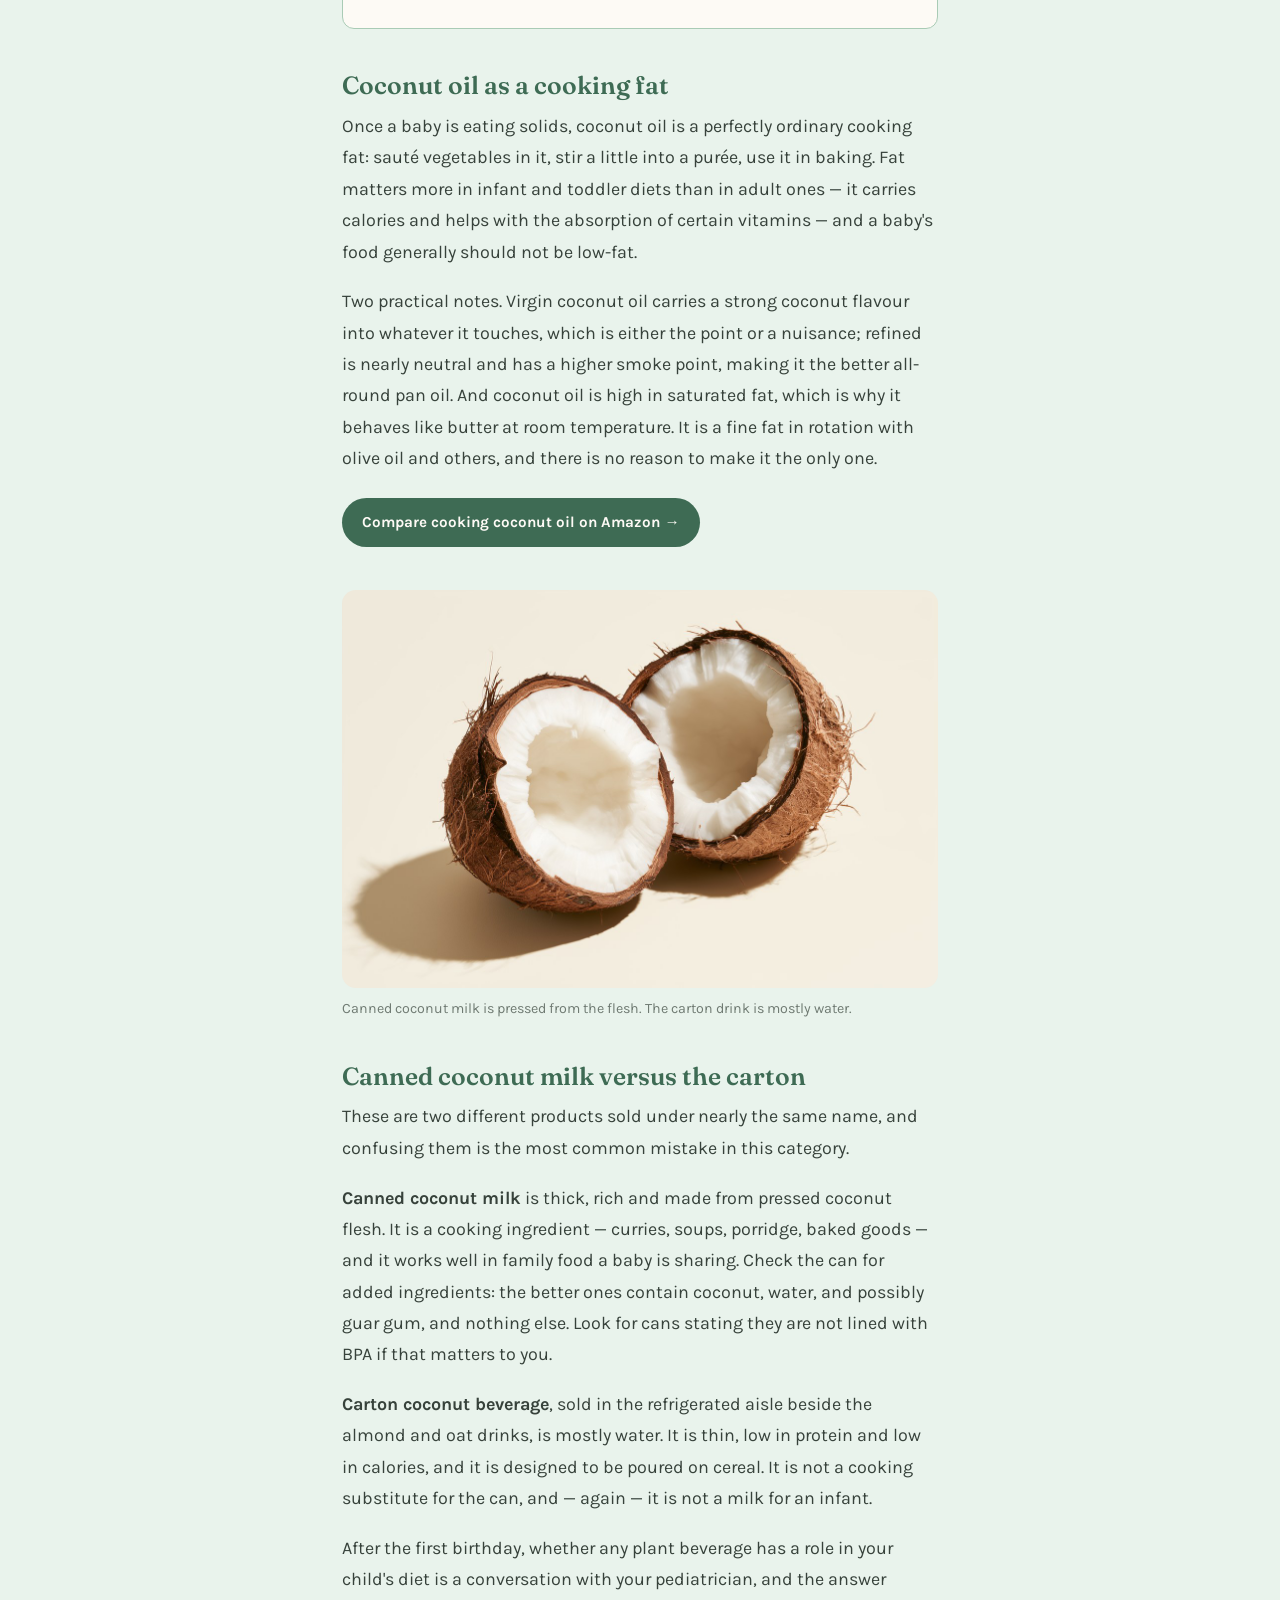
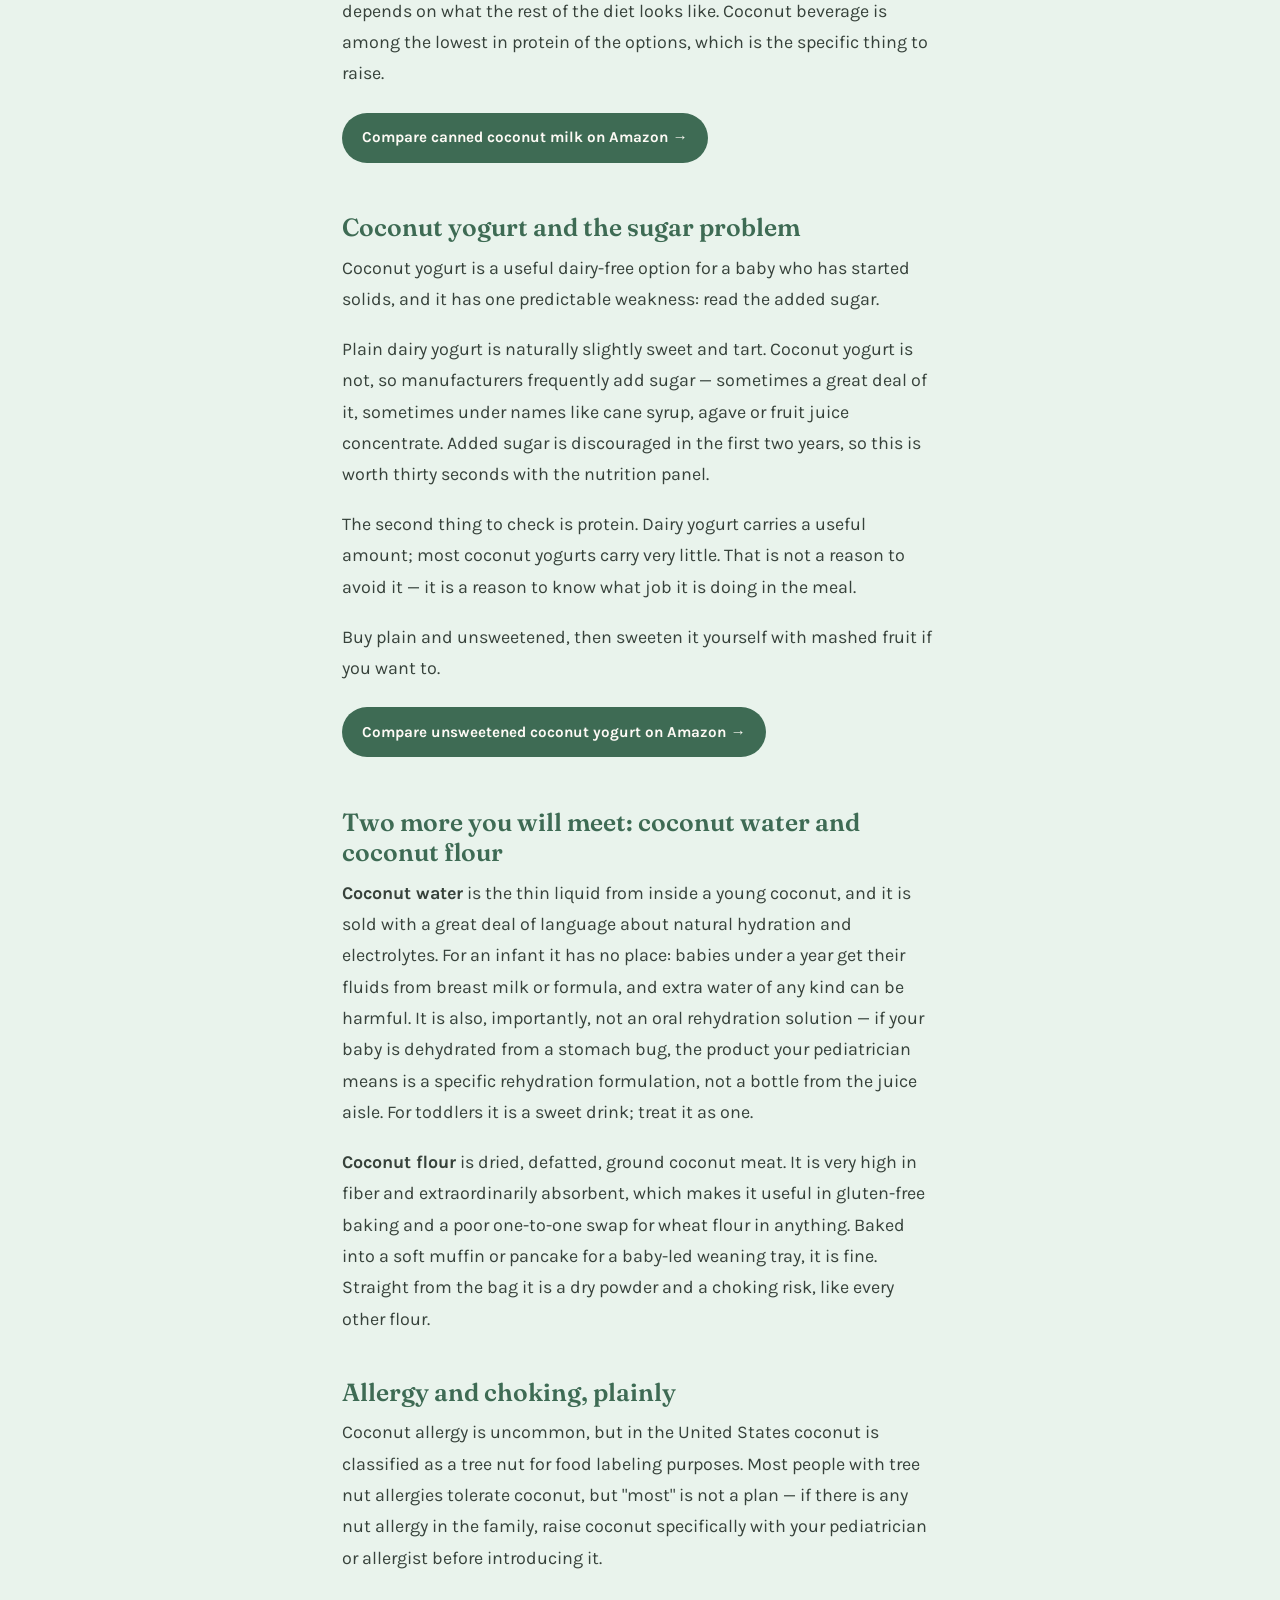
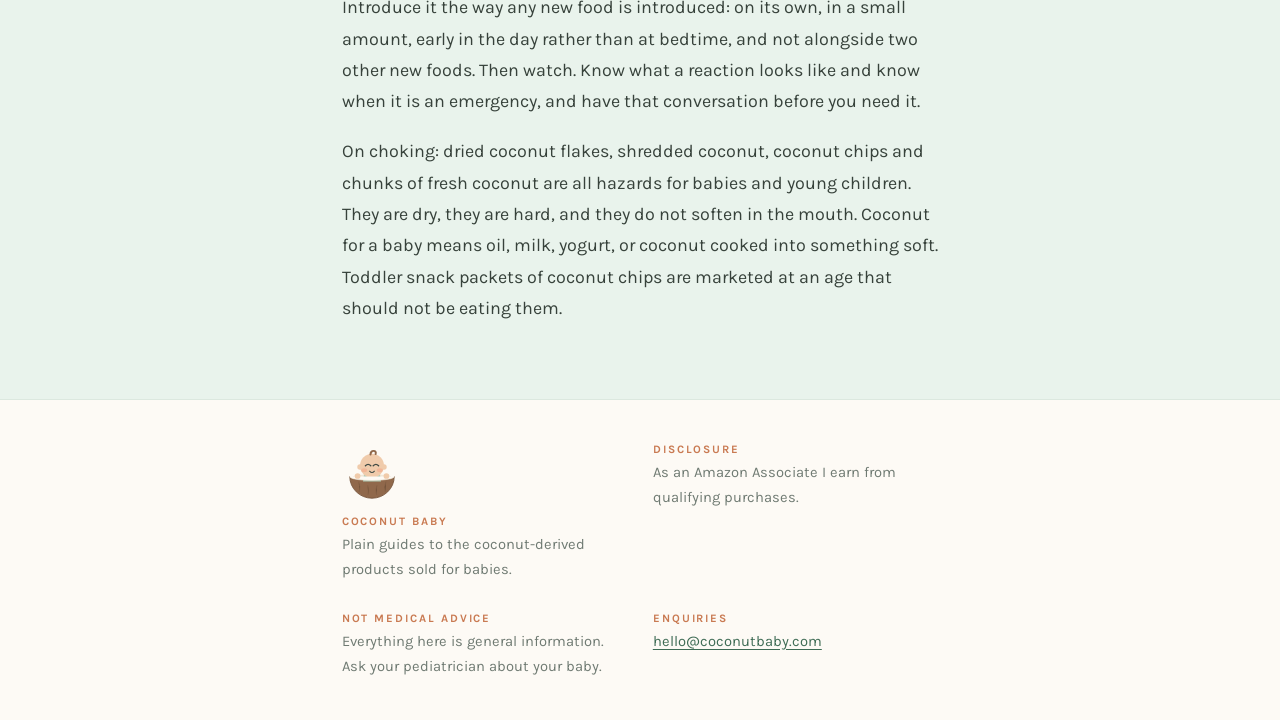
<file: feeding-and-weaning.html>
<!DOCTYPE html>
<html lang="en">
<head>
<meta charset="utf-8">
<meta name="viewport" content="width=device-width, initial-scale=1">
<title>Coconut in feeding and weaning — oil, milk and yogurt | Coconut Baby</title>
<meta name="description" content="Coconut oil as a cooking fat, canned coconut milk versus the carton, coconut yogurt and added sugar — and the one thing coconut milk is absolutely not.">
<link rel="icon" href="favicon.svg" type="image/svg+xml">
<link rel="preconnect" href="https://fonts.googleapis.com">
<link rel="preconnect" href="https://fonts.gstatic.com" crossorigin>
<link href="https://fonts.googleapis.com/css2?family=Fraunces:opsz,wght@9..144,400;9..144,600;9..144,700&family=Karla:wght@400;500;700&display=swap" rel="stylesheet">
<link rel="stylesheet" href="style.css">
</head>
<body>

<header class="masthead">
  <div class="wrap">
    <a href="index.html"><img src="mascot.svg" alt="" class="mascot-mark" width="36" height="36">Coconut Baby</a>
    <nav>
      <a href="coconut-oil-baby-skin.html">Skin oil</a>
      <a href="balms-and-lotions.html">Balms</a>
      <a href="bath-and-washing.html">Bath</a>
      <a href="baby-massage.html">Massage</a>
      <a href="coir-nursery.html">Nursery</a>
      <a href="diapering.html">Diapering</a>
      <a href="teething.html">Teething</a>
      <a href="feeding-and-weaning.html">Feeding</a>
      <a href="baby-clothes.html">Clothes</a>
    </nav>
  </div>
</header>

<div class="hero">
  <div class="wrap">
    <p class="eyebrow">Guide four</p>
    <h1>Coconut in feeding and weaning</h1>
    <p class="lede">Coconut is a good ingredient in a baby's food and a dangerous one in a baby's bottle. The distance between those two sentences is the whole guide.</p>
  </div>
</div>

<section class="tight">
  <div class="wrap">

    <p class="disclosure"><strong>Disclosure:</strong> As an Amazon Associate I earn from qualifying purchases. Links on this page go to Amazon and may earn a commission at no additional cost to you. Nothing here is medical or nutritional advice — ask your pediatrician about your baby.</p>

    <div class="safety">
      <h3>Read this before anything else on the page</h3>
      <p><strong>Coconut milk is not infant formula and is not a substitute for breast milk.</strong> Not the canned kind, not the carton kind, not the organic kind, not diluted, not fortified, not "just for a few days." Plant beverages do not contain what an infant needs, and using them in place of breast milk or formula in the first year has caused serious malnutrition in real cases.</p>
      <p>If you are struggling to feed your baby — supply worries, formula cost, a shortage, an allergy, a baby refusing a bottle — call your pediatrician today. There are real answers, and every one of them is better than the carton.</p>
    </div>

    <div class="verdict">
      <h3>Who this is for</h3>
      <ul>
        <li>Parents of babies already eating solids, looking at coconut oil, coconut milk or coconut yogurt as ingredients in family food.</li>
        <li>Families avoiding dairy who want to know which coconut products stand in usefully and which do not.</li>
        <li>Anyone reading the ingredient panel on a coconut yogurt and wondering why the sugar number looks like that.</li>
      </ul>
      <h3>Who should skip it</h3>
      <ul>
        <li>Anyone with a baby under about six months, or not yet started on solids. That timing is a pediatrician's call, not a website's.</li>
        <li>Families with a diagnosed tree nut allergy, until you have specifically discussed coconut with your allergist.</li>
        <li>Anyone looking for a milk replacement. See the panel above.</li>
      </ul>
    </div>

    <h2>Coconut oil as a cooking fat</h2>

    <p>Once a baby is eating solids, coconut oil is a perfectly ordinary cooking fat: sauté vegetables in it, stir a little into a purée, use it in baking. Fat matters more in infant and toddler diets than in adult ones — it carries calories and helps with the absorption of certain vitamins — and a baby's food generally should not be low-fat.</p>

    <p>Two practical notes. Virgin coconut oil carries a strong coconut flavour into whatever it touches, which is either the point or a nuisance; refined is nearly neutral and has a higher smoke point, making it the better all-round pan oil. And coconut oil is high in saturated fat, which is why it behaves like butter at room temperature. It is a fine fat in rotation with olive oil and others, and there is no reason to make it the only one.</p>

    <p><a class="shop" href="https://www.amazon.com/s?k=organic+coconut+oil+cooking&amp;tag=142014332030-20" rel="noopener nofollow">Compare cooking coconut oil on Amazon</a></p>

    <figure class="shot">
      <img src="coconut-halves.jpeg" alt="A coconut split in half on a cream background." loading="lazy">
      <figcaption>Canned coconut milk is pressed from the flesh. The carton drink is mostly water.</figcaption>
    </figure>

<h2>Canned coconut milk versus the carton</h2>

    <p>These are two different products sold under nearly the same name, and confusing them is the most common mistake in this category.</p>

    <p><strong>Canned coconut milk</strong> is thick, rich and made from pressed coconut flesh. It is a cooking ingredient — curries, soups, porridge, baked goods — and it works well in family food a baby is sharing. Check the can for added ingredients: the better ones contain coconut, water, and possibly guar gum, and nothing else. Look for cans stating they are not lined with BPA if that matters to you.</p>

    <p><strong>Carton coconut beverage</strong>, sold in the refrigerated aisle beside the almond and oat drinks, is mostly water. It is thin, low in protein and low in calories, and it is designed to be poured on cereal. It is not a cooking substitute for the can, and — again — it is not a milk for an infant.</p>

    <p>After the first birthday, whether any plant beverage has a role in your child's diet is a conversation with your pediatrician, and the answer depends on what the rest of the diet looks like. Coconut beverage is among the lowest in protein of the options, which is the specific thing to raise.</p>

    <p><a class="shop" href="https://www.amazon.com/s?k=organic+canned+coconut+milk+unsweetened&amp;tag=142014332030-20" rel="noopener nofollow">Compare canned coconut milk on Amazon</a></p>

    <h2>Coconut yogurt and the sugar problem</h2>

    <p>Coconut yogurt is a useful dairy-free option for a baby who has started solids, and it has one predictable weakness: read the added sugar.</p>

    <p>Plain dairy yogurt is naturally slightly sweet and tart. Coconut yogurt is not, so manufacturers frequently add sugar — sometimes a great deal of it, sometimes under names like cane syrup, agave or fruit juice concentrate. Added sugar is discouraged in the first two years, so this is worth thirty seconds with the nutrition panel.</p>

    <p>The second thing to check is protein. Dairy yogurt carries a useful amount; most coconut yogurts carry very little. That is not a reason to avoid it — it is a reason to know what job it is doing in the meal.</p>

    <p>Buy plain and unsweetened, then sweeten it yourself with mashed fruit if you want to.</p>

    <p><a class="shop" href="https://www.amazon.com/s?k=unsweetened+coconut+yogurt&amp;tag=142014332030-20" rel="noopener nofollow">Compare unsweetened coconut yogurt on Amazon</a></p>

    <h2>Two more you will meet: coconut water and coconut flour</h2>

    <p><strong>Coconut water</strong> is the thin liquid from inside a young coconut, and it is sold with a great deal of language about natural hydration and electrolytes. For an infant it has no place: babies under a year get their fluids from breast milk or formula, and extra water of any kind can be harmful. It is also, importantly, not an oral rehydration solution — if your baby is dehydrated from a stomach bug, the product your pediatrician means is a specific rehydration formulation, not a bottle from the juice aisle. For toddlers it is a sweet drink; treat it as one.</p>

    <p><strong>Coconut flour</strong> is dried, defatted, ground coconut meat. It is very high in fiber and extraordinarily absorbent, which makes it useful in gluten-free baking and a poor one-to-one swap for wheat flour in anything. Baked into a soft muffin or pancake for a baby-led weaning tray, it is fine. Straight from the bag it is a dry powder and a choking risk, like every other flour.</p>

    <h2>Allergy and choking, plainly</h2>

    <p>Coconut allergy is uncommon, but in the United States coconut is classified as a tree nut for food labeling purposes. Most people with tree nut allergies tolerate coconut, but "most" is not a plan — if there is any nut allergy in the family, raise coconut specifically with your pediatrician or allergist before introducing it.</p>

    <p>Introduce it the way any new food is introduced: on its own, in a small amount, early in the day rather than at bedtime, and not alongside two other new foods. Then watch. Know what a reaction looks like and know when it is an emergency, and have that conversation before you need it.</p>

    <p>On choking: dried coconut flakes, shredded coconut, coconut chips and chunks of fresh coconut are all hazards for babies and young children. They are dry, they are hard, and they do not soften in the mouth. Coconut for a baby means oil, milk, yogurt, or coconut cooked into something soft. Toddler snack packets of coconut chips are marketed at an age that should not be eating them.</p>

  </div>
</section>

<footer class="colophon">
  <div class="wrap colophon-grid">
    <div>
      <img src="mascot.svg" alt="" class="mascot-foot" width="60" height="60">
      <p class="eyebrow eyebrow-light">Coconut Baby</p>
      <p>Plain guides to the coconut-derived products sold for babies.</p>
    </div>
    <div>
      <p class="eyebrow eyebrow-light">Disclosure</p>
      <p>As an Amazon Associate I earn from qualifying purchases.</p>
    </div>
    <div>
      <p class="eyebrow eyebrow-light">Not medical advice</p>
      <p>Everything here is general information. Ask your pediatrician about your baby.</p>
    </div>
    <div>
      <p class="eyebrow eyebrow-light">Enquiries</p>
      <p><a href="mailto:hello@coconutbaby.com">hello@coconutbaby.com</a></p>
    </div>
  </div>
</footer>

</body>
</html>
</file>
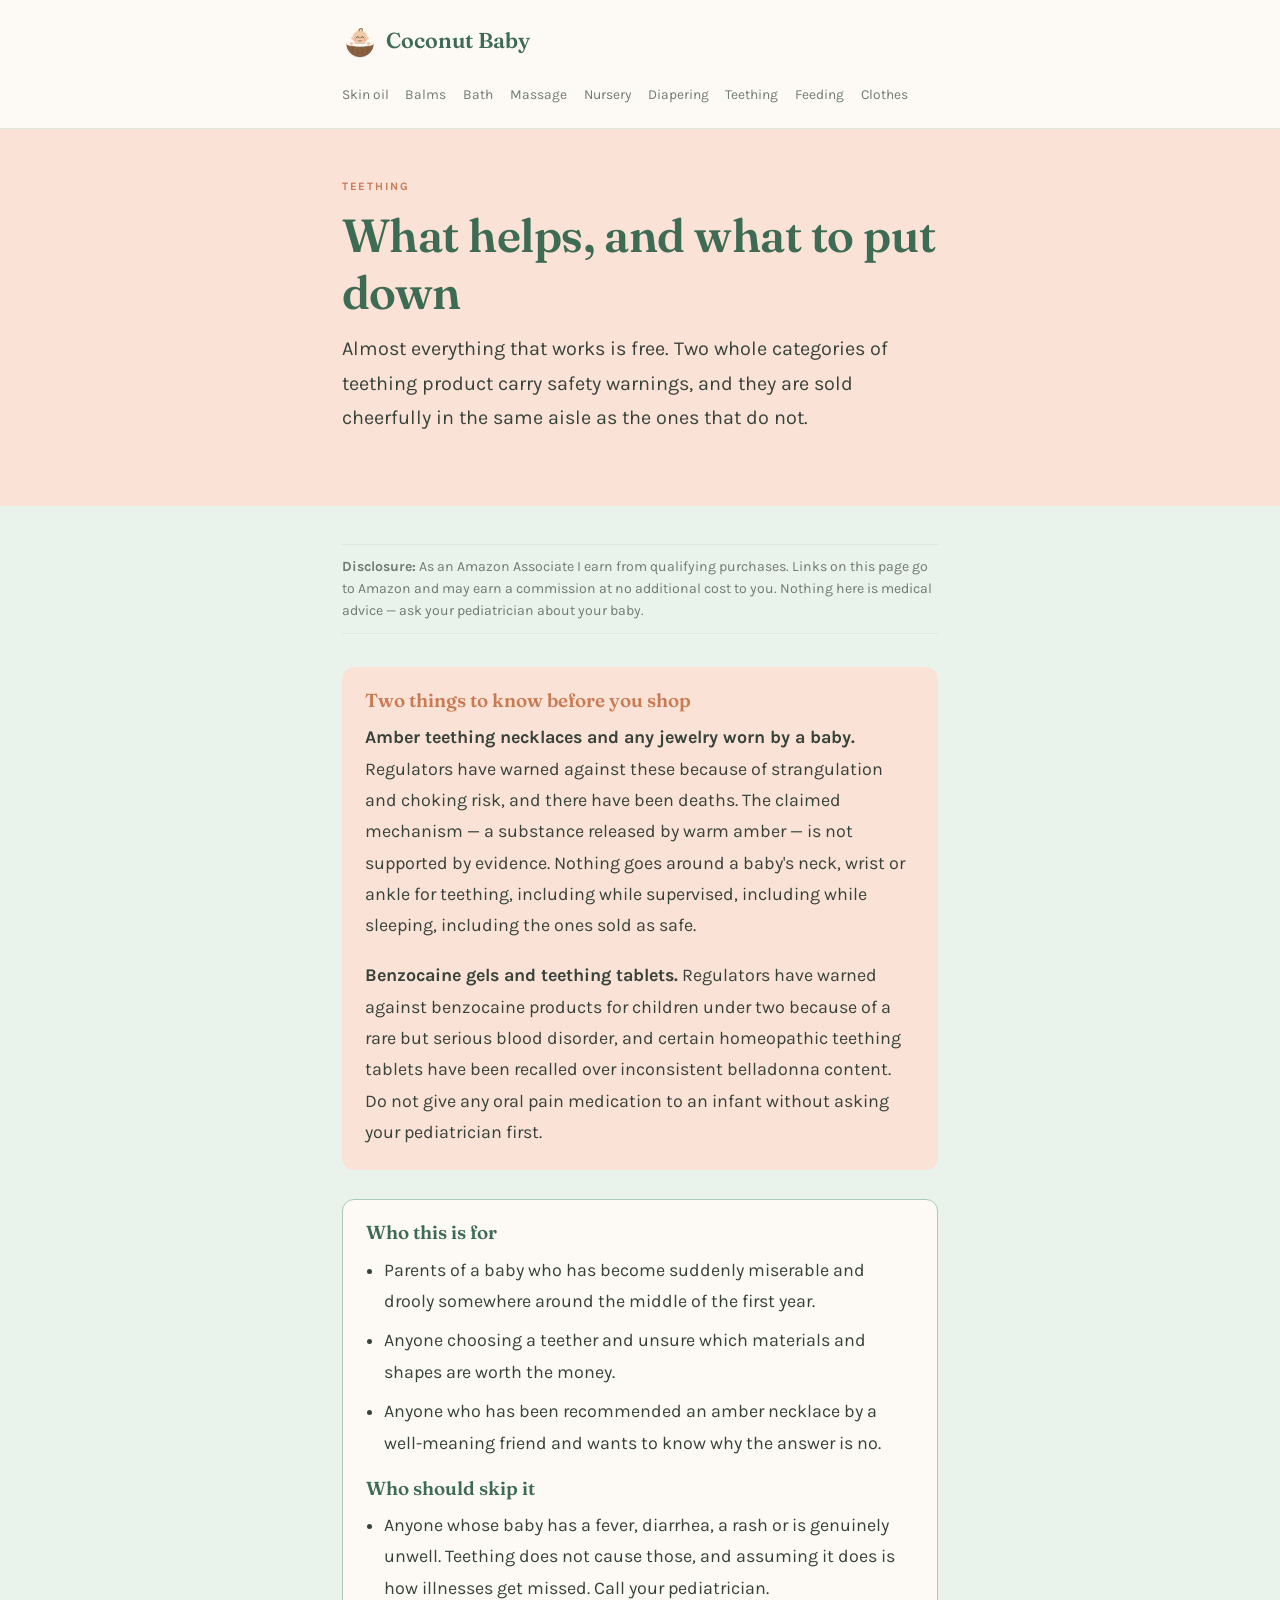
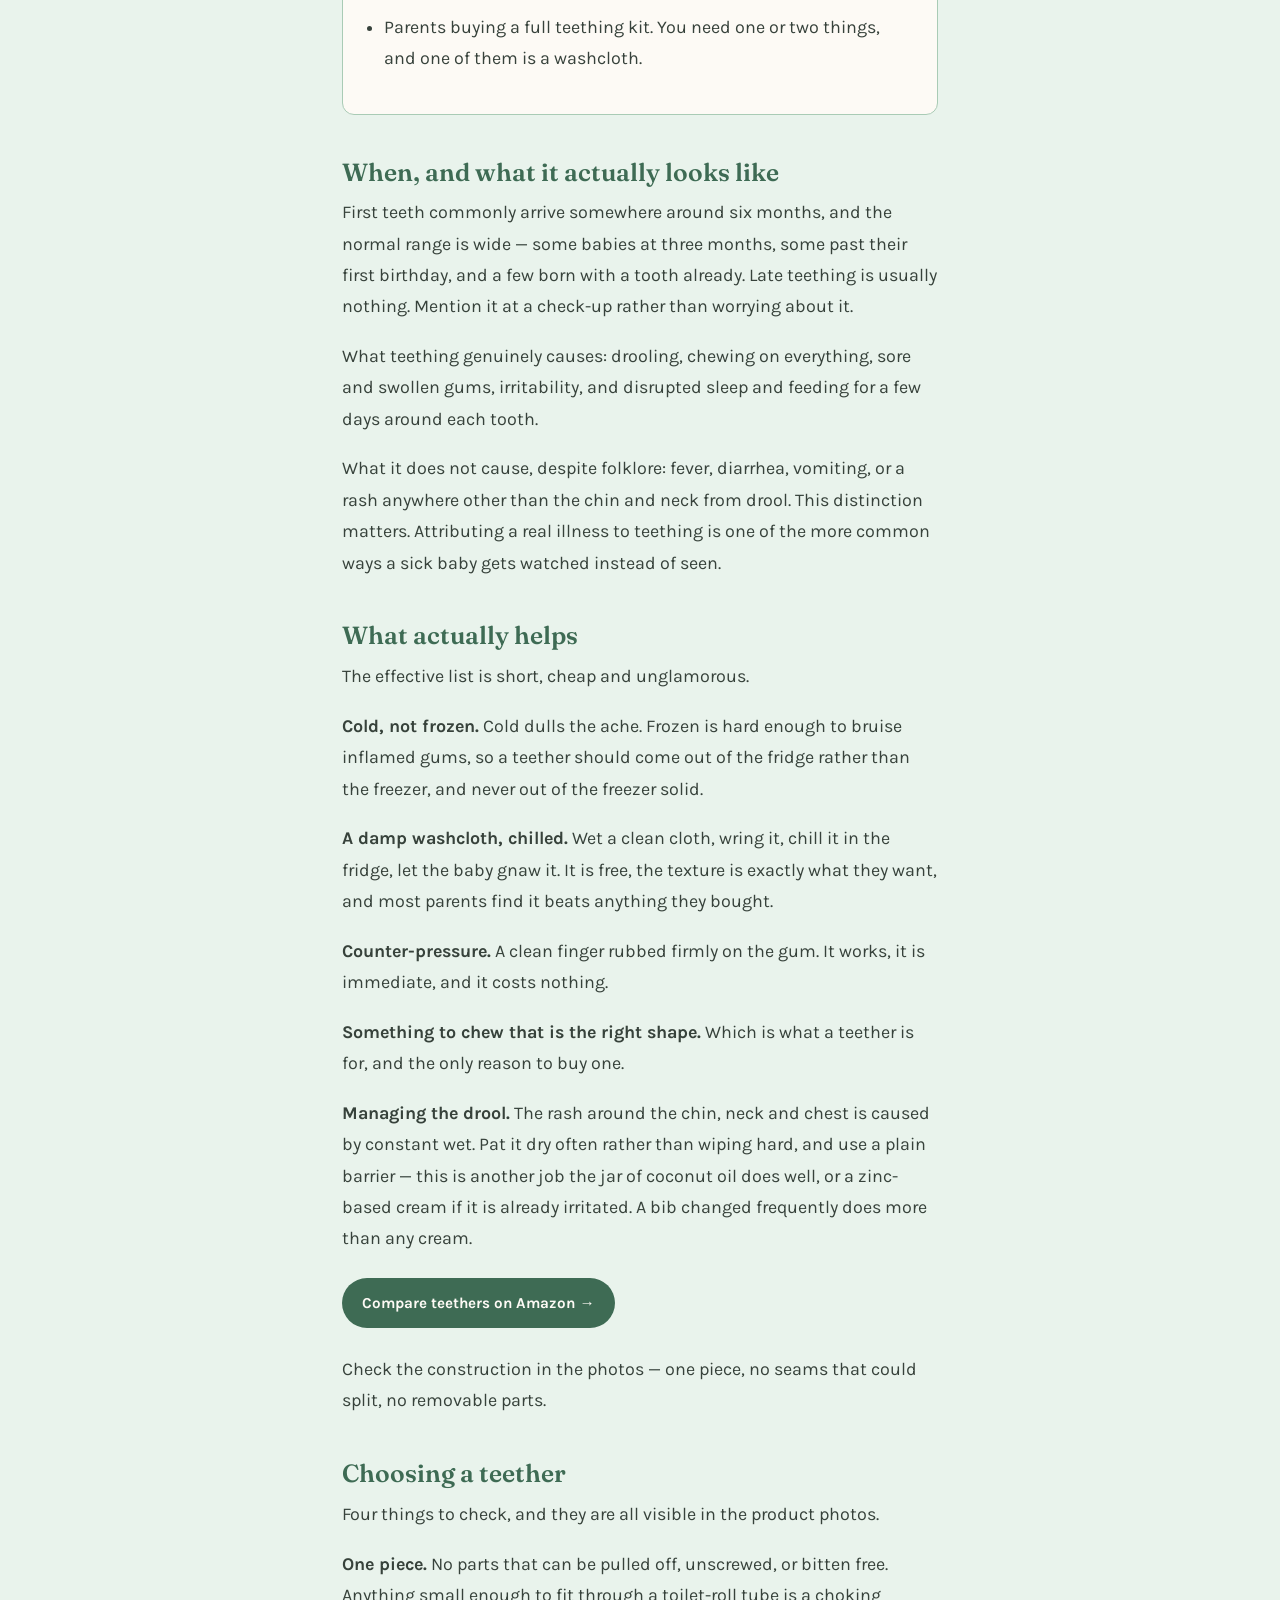
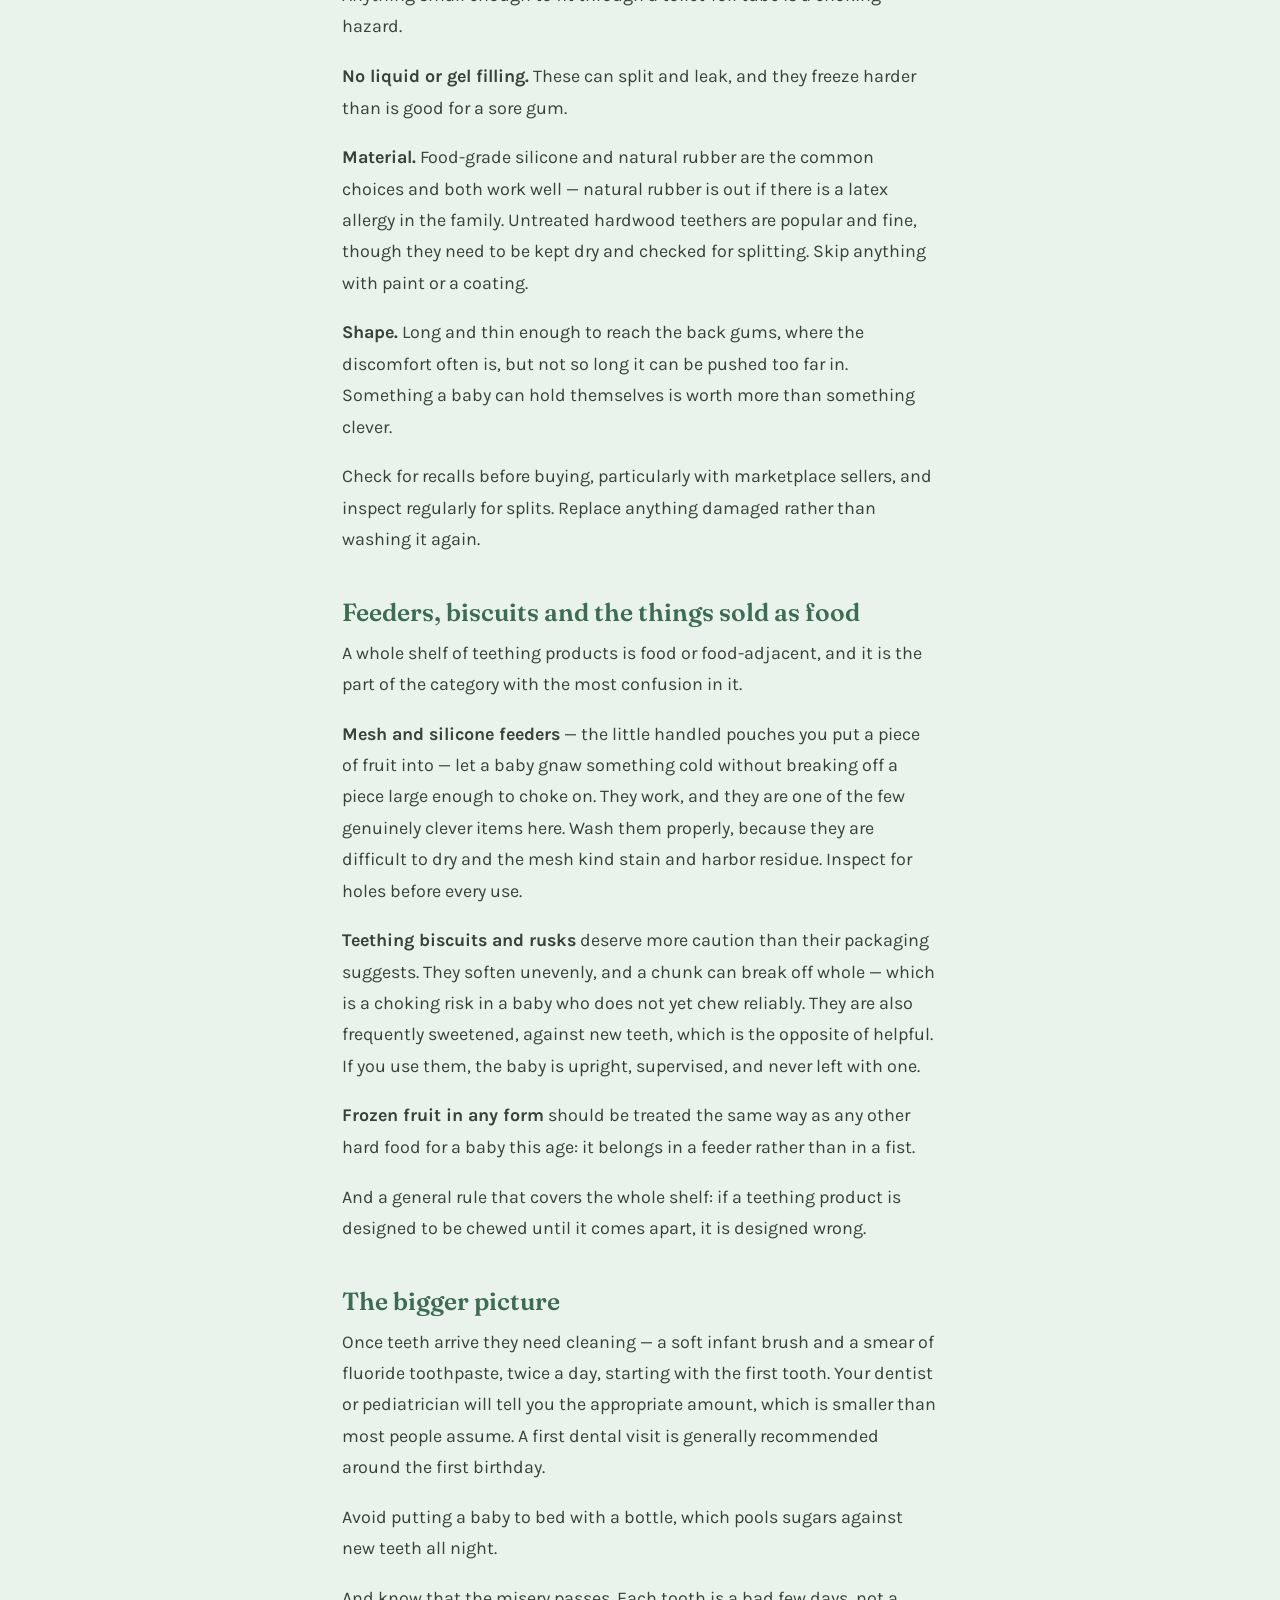
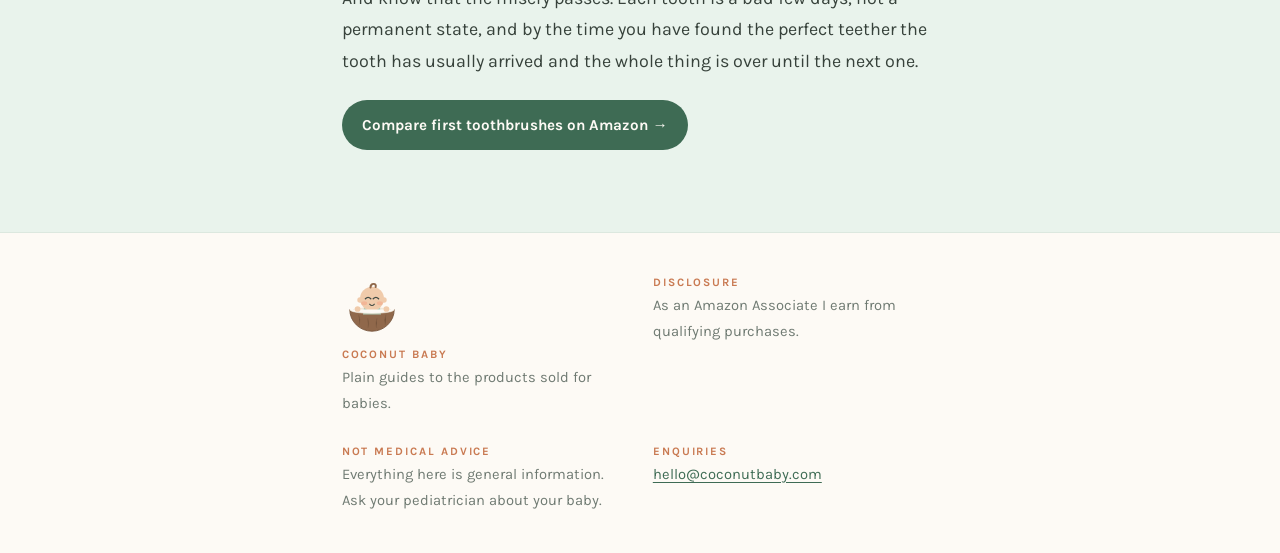
<file: teething.html>
<!DOCTYPE html>
<html lang="en">
<head>
<meta charset="utf-8">
<meta name="viewport" content="width=device-width, initial-scale=1">
<title>Teething — what helps, and the two products to avoid | Coconut Baby</title>
<meta name="description" content="What actually helps a teething baby, how to choose a teether, and the two categories of teething product that carry serious safety warnings.">
<link rel="icon" href="favicon.svg" type="image/svg+xml">
<link rel="preconnect" href="https://fonts.googleapis.com">
<link rel="preconnect" href="https://fonts.gstatic.com" crossorigin>
<link href="https://fonts.googleapis.com/css2?family=Fraunces:opsz,wght@9..144,400;9..144,600;9..144,700&family=Karla:wght@400;500;700&display=swap" rel="stylesheet">
<link rel="stylesheet" href="style.css">
</head>
<body>

<header class="masthead">
  <div class="wrap">
    <a href="index.html"><img src="mascot.svg" alt="" class="mascot-mark" width="36" height="36">Coconut Baby</a>
    <nav>
      <a href="coconut-oil-baby-skin.html">Skin oil</a>
      <a href="balms-and-lotions.html">Balms</a>
      <a href="bath-and-washing.html">Bath</a>
      <a href="baby-massage.html">Massage</a>
      <a href="coir-nursery.html">Nursery</a>
      <a href="diapering.html">Diapering</a>
      <a href="teething.html">Teething</a>
      <a href="feeding-and-weaning.html">Feeding</a>
      <a href="baby-clothes.html">Clothes</a>
    </nav>
  </div>
</header>

<div class="hero">
  <div class="wrap">
    <p class="eyebrow">Teething</p>
    <h1>What helps, and what to put down</h1>
    <p class="lede">Almost everything that works is free. Two whole categories of teething product carry safety warnings, and they are sold cheerfully in the same aisle as the ones that do not.</p>
  </div>
</div>

<section class="tight">
  <div class="wrap">

    <p class="disclosure"><strong>Disclosure:</strong> As an Amazon Associate I earn from qualifying purchases. Links on this page go to Amazon and may earn a commission at no additional cost to you. Nothing here is medical advice — ask your pediatrician about your baby.</p>

    <div class="safety">
      <h3>Two things to know before you shop</h3>
      <p><strong>Amber teething necklaces and any jewelry worn by a baby.</strong> Regulators have warned against these because of strangulation and choking risk, and there have been deaths. The claimed mechanism — a substance released by warm amber — is not supported by evidence. Nothing goes around a baby's neck, wrist or ankle for teething, including while supervised, including while sleeping, including the ones sold as safe.</p>
      <p><strong>Benzocaine gels and teething tablets.</strong> Regulators have warned against benzocaine products for children under two because of a rare but serious blood disorder, and certain homeopathic teething tablets have been recalled over inconsistent belladonna content. Do not give any oral pain medication to an infant without asking your pediatrician first.</p>
    </div>

    <div class="verdict">
      <h3>Who this is for</h3>
      <ul>
        <li>Parents of a baby who has become suddenly miserable and drooly somewhere around the middle of the first year.</li>
        <li>Anyone choosing a teether and unsure which materials and shapes are worth the money.</li>
        <li>Anyone who has been recommended an amber necklace by a well-meaning friend and wants to know why the answer is no.</li>
      </ul>
      <h3>Who should skip it</h3>
      <ul>
        <li>Anyone whose baby has a fever, diarrhea, a rash or is genuinely unwell. Teething does not cause those, and assuming it does is how illnesses get missed. Call your pediatrician.</li>
        <li>Parents buying a full teething kit. You need one or two things, and one of them is a washcloth.</li>
      </ul>
    </div>

    <h2>When, and what it actually looks like</h2>

    <p>First teeth commonly arrive somewhere around six months, and the normal range is wide — some babies at three months, some past their first birthday, and a few born with a tooth already. Late teething is usually nothing. Mention it at a check-up rather than worrying about it.</p>

    <p>What teething genuinely causes: drooling, chewing on everything, sore and swollen gums, irritability, and disrupted sleep and feeding for a few days around each tooth.</p>

    <p>What it does not cause, despite folklore: fever, diarrhea, vomiting, or a rash anywhere other than the chin and neck from drool. This distinction matters. Attributing a real illness to teething is one of the more common ways a sick baby gets watched instead of seen.</p>

    <h2>What actually helps</h2>

    <p>The effective list is short, cheap and unglamorous.</p>

    <p><strong>Cold, not frozen.</strong> Cold dulls the ache. Frozen is hard enough to bruise inflamed gums, so a teether should come out of the fridge rather than the freezer, and never out of the freezer solid.</p>

    <p><strong>A damp washcloth, chilled.</strong> Wet a clean cloth, wring it, chill it in the fridge, let the baby gnaw it. It is free, the texture is exactly what they want, and most parents find it beats anything they bought.</p>

    <p><strong>Counter-pressure.</strong> A clean finger rubbed firmly on the gum. It works, it is immediate, and it costs nothing.</p>

    <p><strong>Something to chew that is the right shape.</strong> Which is what a teether is for, and the only reason to buy one.</p>

    <p><strong>Managing the drool.</strong> The rash around the chin, neck and chest is caused by constant wet. Pat it dry often rather than wiping hard, and use a plain barrier — this is another job the jar of coconut oil does well, or a zinc-based cream if it is already irritated. A bib changed frequently does more than any cream.</p>

    <p><a class="shop" href="https://www.amazon.com/s?k=silicone+baby+teether+one+piece&amp;tag=142014332030-20" rel="noopener nofollow">Compare teethers on Amazon</a></p>
    <p class="shop-note">Check the construction in the photos — one piece, no seams that could split, no removable parts.</p>

    <h2>Choosing a teether</h2>

    <p>Four things to check, and they are all visible in the product photos.</p>

    <p><strong>One piece.</strong> No parts that can be pulled off, unscrewed, or bitten free. Anything small enough to fit through a toilet-roll tube is a choking hazard.</p>

    <p><strong>No liquid or gel filling.</strong> These can split and leak, and they freeze harder than is good for a sore gum.</p>

    <p><strong>Material.</strong> Food-grade silicone and natural rubber are the common choices and both work well — natural rubber is out if there is a latex allergy in the family. Untreated hardwood teethers are popular and fine, though they need to be kept dry and checked for splitting. Skip anything with paint or a coating.</p>

    <p><strong>Shape.</strong> Long and thin enough to reach the back gums, where the discomfort often is, but not so long it can be pushed too far in. Something a baby can hold themselves is worth more than something clever.</p>

    <p>Check for recalls before buying, particularly with marketplace sellers, and inspect regularly for splits. Replace anything damaged rather than washing it again.</p>

    <h2>Feeders, biscuits and the things sold as food</h2>

    <p>A whole shelf of teething products is food or food-adjacent, and it is the part of the category with the most confusion in it.</p>

    <p><strong>Mesh and silicone feeders</strong> — the little handled pouches you put a piece of fruit into — let a baby gnaw something cold without breaking off a piece large enough to choke on. They work, and they are one of the few genuinely clever items here. Wash them properly, because they are difficult to dry and the mesh kind stain and harbor residue. Inspect for holes before every use.</p>

    <p><strong>Teething biscuits and rusks</strong> deserve more caution than their packaging suggests. They soften unevenly, and a chunk can break off whole — which is a choking risk in a baby who does not yet chew reliably. They are also frequently sweetened, against new teeth, which is the opposite of helpful. If you use them, the baby is upright, supervised, and never left with one.</p>

    <p><strong>Frozen fruit in any form</strong> should be treated the same way as any other hard food for a baby this age: it belongs in a feeder rather than in a fist.</p>

    <p>And a general rule that covers the whole shelf: if a teething product is designed to be chewed until it comes apart, it is designed wrong.</p>

    <h2>The bigger picture</h2>

    <p>Once teeth arrive they need cleaning — a soft infant brush and a smear of fluoride toothpaste, twice a day, starting with the first tooth. Your dentist or pediatrician will tell you the appropriate amount, which is smaller than most people assume. A first dental visit is generally recommended around the first birthday.</p>

    <p>Avoid putting a baby to bed with a bottle, which pools sugars against new teeth all night.</p>

    <p>And know that the misery passes. Each tooth is a bad few days, not a permanent state, and by the time you have found the perfect teether the tooth has usually arrived and the whole thing is over until the next one.</p>

    <p><a class="shop" href="https://www.amazon.com/s?k=baby+toothbrush+first+teeth&amp;tag=142014332030-20" rel="noopener nofollow">Compare first toothbrushes on Amazon</a></p>

  </div>
</section>

<footer class="colophon">
  <div class="wrap colophon-grid">
    <div>
      <img src="mascot.svg" alt="" class="mascot-foot" width="60" height="60">
      <p class="eyebrow eyebrow-light">Coconut Baby</p>
      <p>Plain guides to the products sold for babies.</p>
    </div>
    <div>
      <p class="eyebrow eyebrow-light">Disclosure</p>
      <p>As an Amazon Associate I earn from qualifying purchases.</p>
    </div>
    <div>
      <p class="eyebrow eyebrow-light">Not medical advice</p>
      <p>Everything here is general information. Ask your pediatrician about your baby.</p>
    </div>
    <div>
      <p class="eyebrow eyebrow-light">Enquiries</p>
      <p><a href="mailto:hello@coconutbaby.com">hello@coconutbaby.com</a></p>
    </div>
  </div>
</footer>

</body>
</html>
</file>
<file: style.css>
/* ============================================================
   coconutbaby.com
   Soft pastel palette. Every colour is set here at the top —
   change a hex value once and it changes across the whole site.
   ============================================================ */

:root {
  --mint:    #E9F3EC;  /* pale coconut water — page background */
  --cream:   #FDFAF5;  /* coconut flesh — cards, panels */
  --blush:   #FAE3D6;  /* soft apricot — hero, highlight panels */
  --butter:  #FBF1DC;  /* pale butter — verdict boxes */
  --sage:    #A9CBB5;  /* soft green — rules, markers */
  --frond:   #3E6B54;  /* deep leaf green — headings, links */
  --coral:   #C97A52;  /* warm accent — hover, emphasis */
  --ink:     #37423B;  /* body text */
  --ink-soft:#6F7A72;  /* captions, small print */
  --rule:    #DCE8DF;

  --display: "Fraunces", Georgia, "Times New Roman", serif;
  --body: "Karla", -apple-system, BlinkMacSystemFont, "Segoe UI", sans-serif;

  --measure: 40rem;
}

* { box-sizing: border-box; }
html { -webkit-text-size-adjust: 100%; }

body {
  margin: 0;
  background: var(--mint);
  color: var(--ink);
  font-family: var(--body);
  font-size: 1.12rem;
  line-height: 1.75;
}

.wrap {
  width: 100%;
  max-width: var(--measure);
  margin: 0 auto;
  padding: 0 1.35rem;
}

/* ---------- Type ---------- */

h1, h2, h3 {
  font-family: var(--display);
  font-weight: 600;
  color: var(--frond);
  line-height: 1.22;
  margin: 0 0 0.65rem;
}
h1 { font-size: 2.15rem; letter-spacing: -0.01em; }
h2 { font-size: 1.55rem; margin-top: 2.6rem; }
h3 { font-size: 1.18rem; margin-top: 1.8rem; }
p  { margin: 0 0 1.15rem; }

.eyebrow {
  font-family: var(--body);
  font-size: 0.71rem;
  font-weight: 700;
  letter-spacing: 0.17em;
  text-transform: uppercase;
  color: var(--coral);
  margin: 0 0 0.7rem;
}
.eyebrow-light { color: var(--coral); }

.lede { font-size: 1.24rem; color: var(--ink); }

a { color: var(--frond); text-decoration: underline; text-underline-offset: 3px; }
a:hover { color: var(--coral); }
a:focus-visible {
  outline: 3px solid var(--coral);
  outline-offset: 2px;
  border-radius: 3px;
}

strong { font-weight: 700; }

/* ---------- Masthead ---------- */

.masthead {
  background: var(--cream);
  border-bottom: 1px solid var(--rule);
  padding: 1.35rem 0;
}
.masthead > .wrap > a {
  font-family: var(--display);
  font-size: 1.35rem;
  font-weight: 600;
  color: var(--frond);
  text-decoration: none;
}
.masthead nav {
  margin-top: 0.85rem;
  display: flex;
  flex-wrap: wrap;
  gap: 0.35rem 1.3rem;
  font-size: 0.9rem;
}
.masthead nav a { text-decoration: none; color: var(--ink-soft); }
.masthead nav a:hover { color: var(--coral); }

/* ---------- Hero ---------- */

.hero {
  background: var(--blush);
  padding: 3rem 0 3.2rem;
}
.hero h1 { font-size: 2.3rem; }
.hero .lede { color: var(--ink); }

/* ---------- Sections ---------- */

section.tight { padding: 2.4rem 0 0.5rem; }

/* ---------- Coir rule (signature divider) ---------- */

.coir-rule {
  border: 0;
  height: 6px;
  margin: 2.6rem 0 0;
  background-image: radial-gradient(circle, var(--sage) 1.6px, transparent 1.8px);
  background-size: 12px 6px;
  background-repeat: repeat-x;
  background-position: center;
}

/* ---------- Disclosure ---------- */

.disclosure {
  background: none;
  border: 0;
  border-top: 1px solid var(--rule);
  border-bottom: 1px solid var(--rule);
  padding: 0.7rem 0;
  font-size: 0.88rem;
  line-height: 1.55;
  color: var(--ink-soft);
  border-radius: 0;
  margin: 0 0 2.1rem;
}
.disclosure strong { color: var(--ink-soft); font-weight: 700; }

/* ---------- Shelf (guide index) ---------- */

.shelf { list-style: none; padding: 0; margin: 1.4rem 0 0; }
.shelf li {
  background: var(--cream);
  border: 1px solid var(--rule);
  border-radius: 12px;
  padding: 1.25rem 1.35rem;
  margin-bottom: 1rem;
}
.shelf h3 { margin: 0 0 0.35rem; }
.shelf h3 a { text-decoration: none; }
.shelf h3 a:hover { text-decoration: underline; }
.shelf p:last-child { margin: 0; font-size: 1.02rem; color: var(--ink-soft); }
.shelf .eyebrow { margin-bottom: 0.4rem; }

/* ---------- Verdict panel (who it is for / who should skip) ---------- */

.verdict {
  background: var(--cream);
  border: 1px solid var(--sage);
  border-radius: 12px;
  padding: 1.35rem 1.45rem;
  margin: 1.8rem 0;
}
.verdict h3 { margin-top: 0; }
.verdict p:last-child { margin-bottom: 0; }
.verdict ul { margin: 0 0 1.1rem; padding-left: 1.15rem; }
.verdict li { margin-bottom: 0.5rem; }

/* ---------- Safety panel ---------- */

.safety {
  background: var(--blush);
  border-radius: 12px;
  padding: 1.35rem 1.45rem;
  margin: 1.8rem 0;
}
.safety h3 { margin-top: 0; color: var(--coral); }
.safety p:last-child { margin-bottom: 0; }

/* ---------- Shop link ---------- */

.shop {
  display: inline-block;
  background: var(--frond);
  color: var(--cream);
  font-weight: 700;
  font-size: 0.95rem;
  padding: 0.72rem 1.3rem;
  border-radius: 999px;
  text-decoration: none;
  margin: 0.3rem 0 0.5rem;
}
.shop:hover { background: var(--coral); color: var(--cream); }
.shop::after { content: " \2192"; }

/* ---------- Footer ---------- */

.colophon {
  background: var(--cream);
  border-top: 1px solid var(--rule);
  color: var(--ink-soft);
  padding: 2.5rem 0;
  margin-top: 3rem;
  font-size: 0.92rem;
}
.colophon p { margin: 0; }
.colophon-grid { display: grid; gap: 1.6rem; }

@media (min-width: 40rem) {
  .colophon-grid { grid-template-columns: 1fr 1fr; }
  h1 { font-size: 2.4rem; }
  .hero h1 { font-size: 2.9rem; }
}

@media (prefers-reduced-motion: reduce) {
  * { animation: none !important; transition: none !important; }
}

/* ---------- Mascot ---------- */

.masthead > .wrap > a {
  display: inline-flex;
  align-items: center;
  gap: 0.55rem;
}
.mascot-mark { display: block; }

.mascot-foot {
  display: block;
  margin-bottom: 0.75rem;
  opacity: 0.95;
}

/* ---------- Photography slots ----------
   Drop a JPEG into the folder, uncomment the <figure> in the page,
   and it styles itself. Images should be 1200px wide, under 200KB.
   ------------------------------------------------------------- */

figure.shot { margin: 2.2rem 0; }
figure.shot img {
  display: block;
  width: 100%;
  height: auto;
  border-radius: 14px;
  background: var(--cream);
}
figure.shot figcaption {
  font-size: 0.89rem;
  color: var(--ink-soft);
  margin-top: 0.6rem;
  line-height: 1.5;
}

/* ---------- Nav wrapping (nine guides) ---------- */

.masthead nav { font-size: 0.86rem; gap: 0.3rem 1.05rem; }

/* ---------- Magazine lead story ---------- */

.lead { background: var(--cream); border-bottom: 1px solid var(--rule); }
.lead-img {
  display: block;
  width: 100%;
  height: auto;
  max-height: 26rem;
  object-fit: cover;
}
.lead-body { padding: 2.2rem 1.35rem 2.6rem; }
.lead-body h1 { font-size: 2.15rem; margin-bottom: 0.9rem; }
.standfirst {
  font-size: 1.24rem;
  color: var(--ink);
  border-left: 3px solid var(--sage);
  padding-left: 1rem;
  margin-bottom: 1.4rem;
}

.continue {
  display: inline-block;
  font-weight: 700;
  font-size: 0.95rem;
  text-decoration: none;
  color: var(--frond);
  border-bottom: 2px solid var(--coral);
  padding-bottom: 2px;
}
.continue::after { content: " \2192"; }
.continue:hover { color: var(--coral); }

/* ---------- Three questions ---------- */

ul.asked { list-style: none; padding: 0; margin: 1.2rem 0 0; }
ul.asked li {
  border-top: 1px solid var(--rule);
  padding: 0.95rem 0;
}
ul.asked li:last-child { border-bottom: 1px solid var(--rule); }
ul.asked a {
  display: block;
  font-family: var(--display);
  font-size: 1.08rem;
  font-weight: 600;
  text-decoration: none;
  margin-bottom: 0.2rem;
}
ul.asked a:hover { text-decoration: underline; }
ul.asked span { display: block; font-size: 1rem; color: var(--ink-soft); }

.grid-intro { color: var(--ink-soft); }

/* ---------- Article grid ---------- */

.grid { display: grid; gap: 1.5rem; margin-top: 1.8rem; }

.card {
  display: block;
  background: var(--cream);
  border: 1px solid var(--rule);
  border-radius: 14px;
  overflow: hidden;
  text-decoration: none;
  color: var(--ink);
  transition: border-color 0.15s ease, transform 0.15s ease;
}
.card:hover { border-color: var(--sage); transform: translateY(-2px); }
.card:focus-visible { outline: 3px solid var(--coral); outline-offset: 3px; }

.card > img {
  display: block;
  width: 100%;
  height: 11rem;
  object-fit: cover;
}

.card-tile {
  display: flex;
  align-items: center;
  justify-content: center;
  height: 11rem;
}
.tile-mint   { background: var(--mint); }
.tile-blush  { background: var(--blush); }
.tile-butter { background: var(--butter); }
.tile-sage   { background: #D6E7DB; }

.card-body { padding: 1.15rem 1.3rem 1.35rem; }
.card-body h3 { margin: 0 0 0.4rem; font-size: 1.12rem; color: var(--frond); }
.card-body .eyebrow { margin-bottom: 0.4rem; }
.card-body p { margin: 0; font-size: 1rem; color: var(--ink-soft); line-height: 1.6; }

@media (min-width: 44rem) {
  .grid { grid-template-columns: 1fr 1fr; gap: 1.6rem; }
  .lead-body h1 { font-size: 2.8rem; }
  .lead-body { padding: 2.8rem 1.35rem 3rem; }
}

@media (prefers-reduced-motion: reduce) {
  .card:hover { transform: none; }
}
</file>
